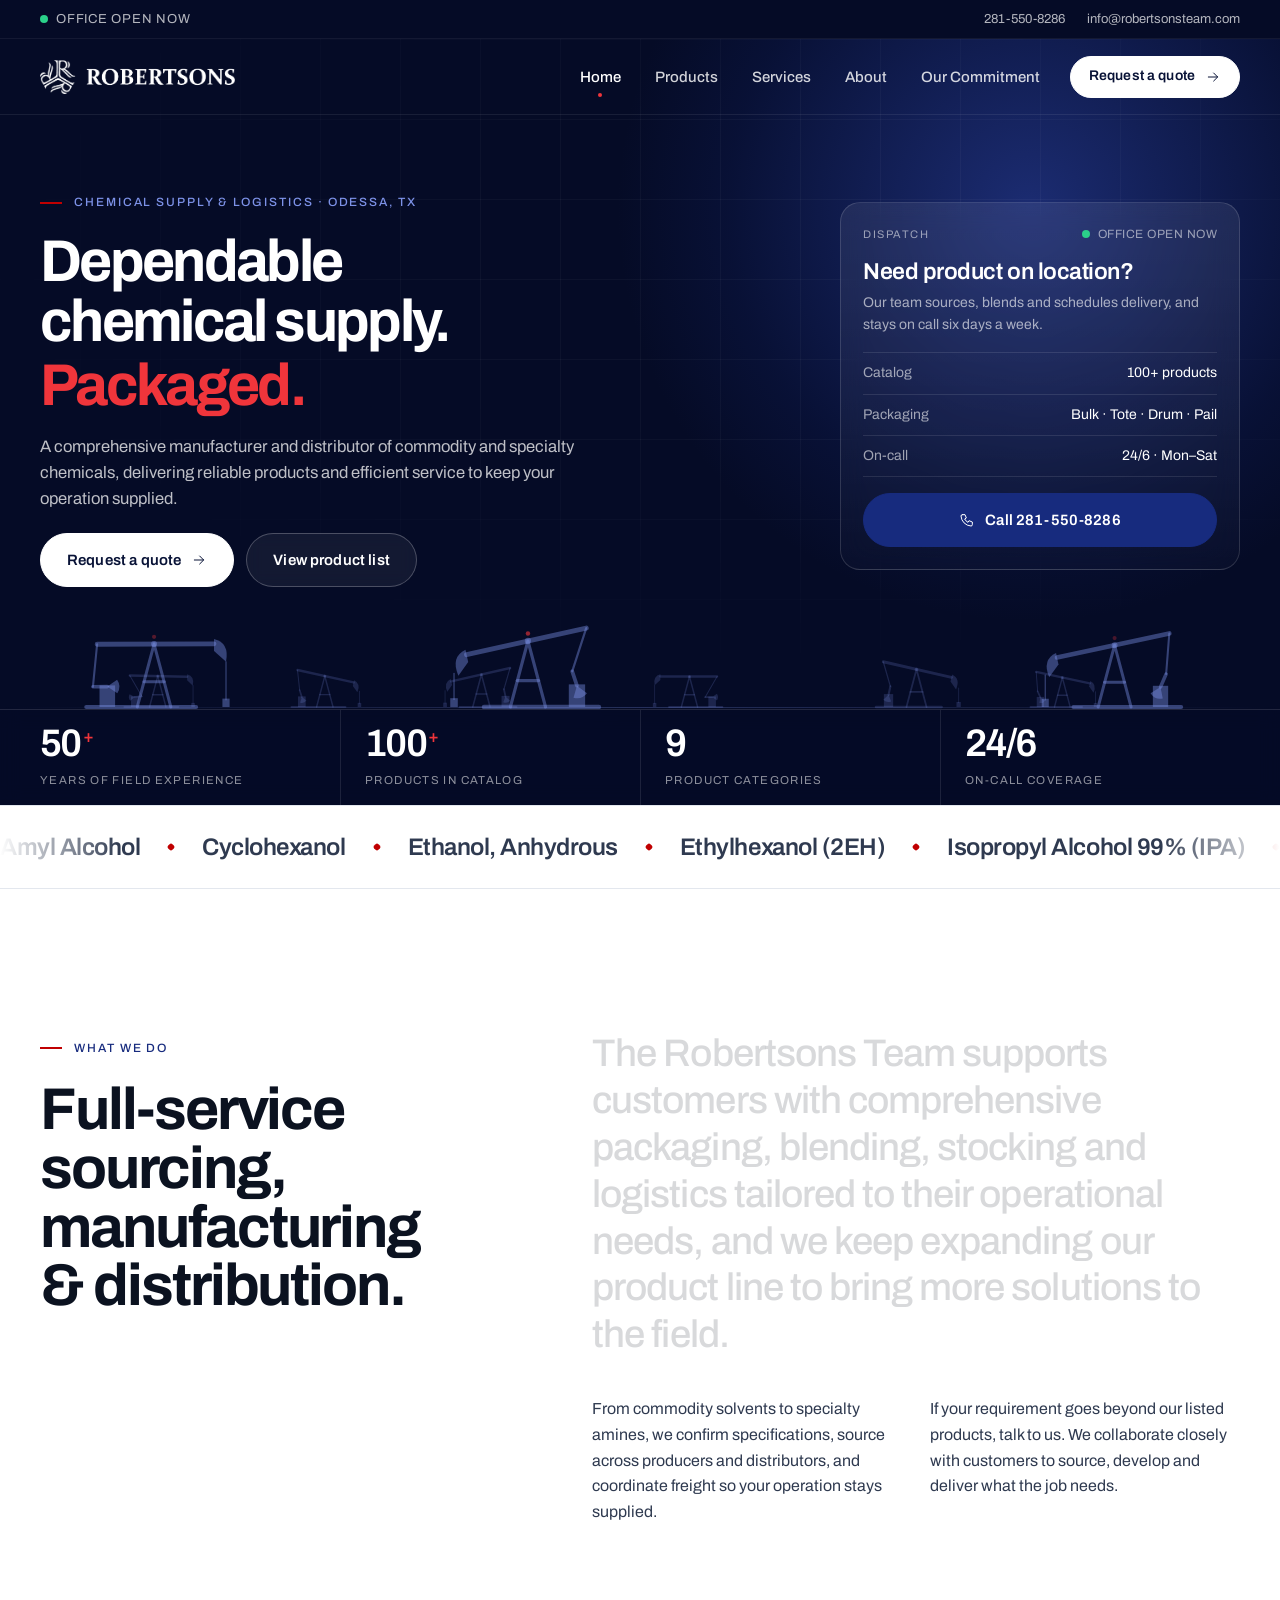
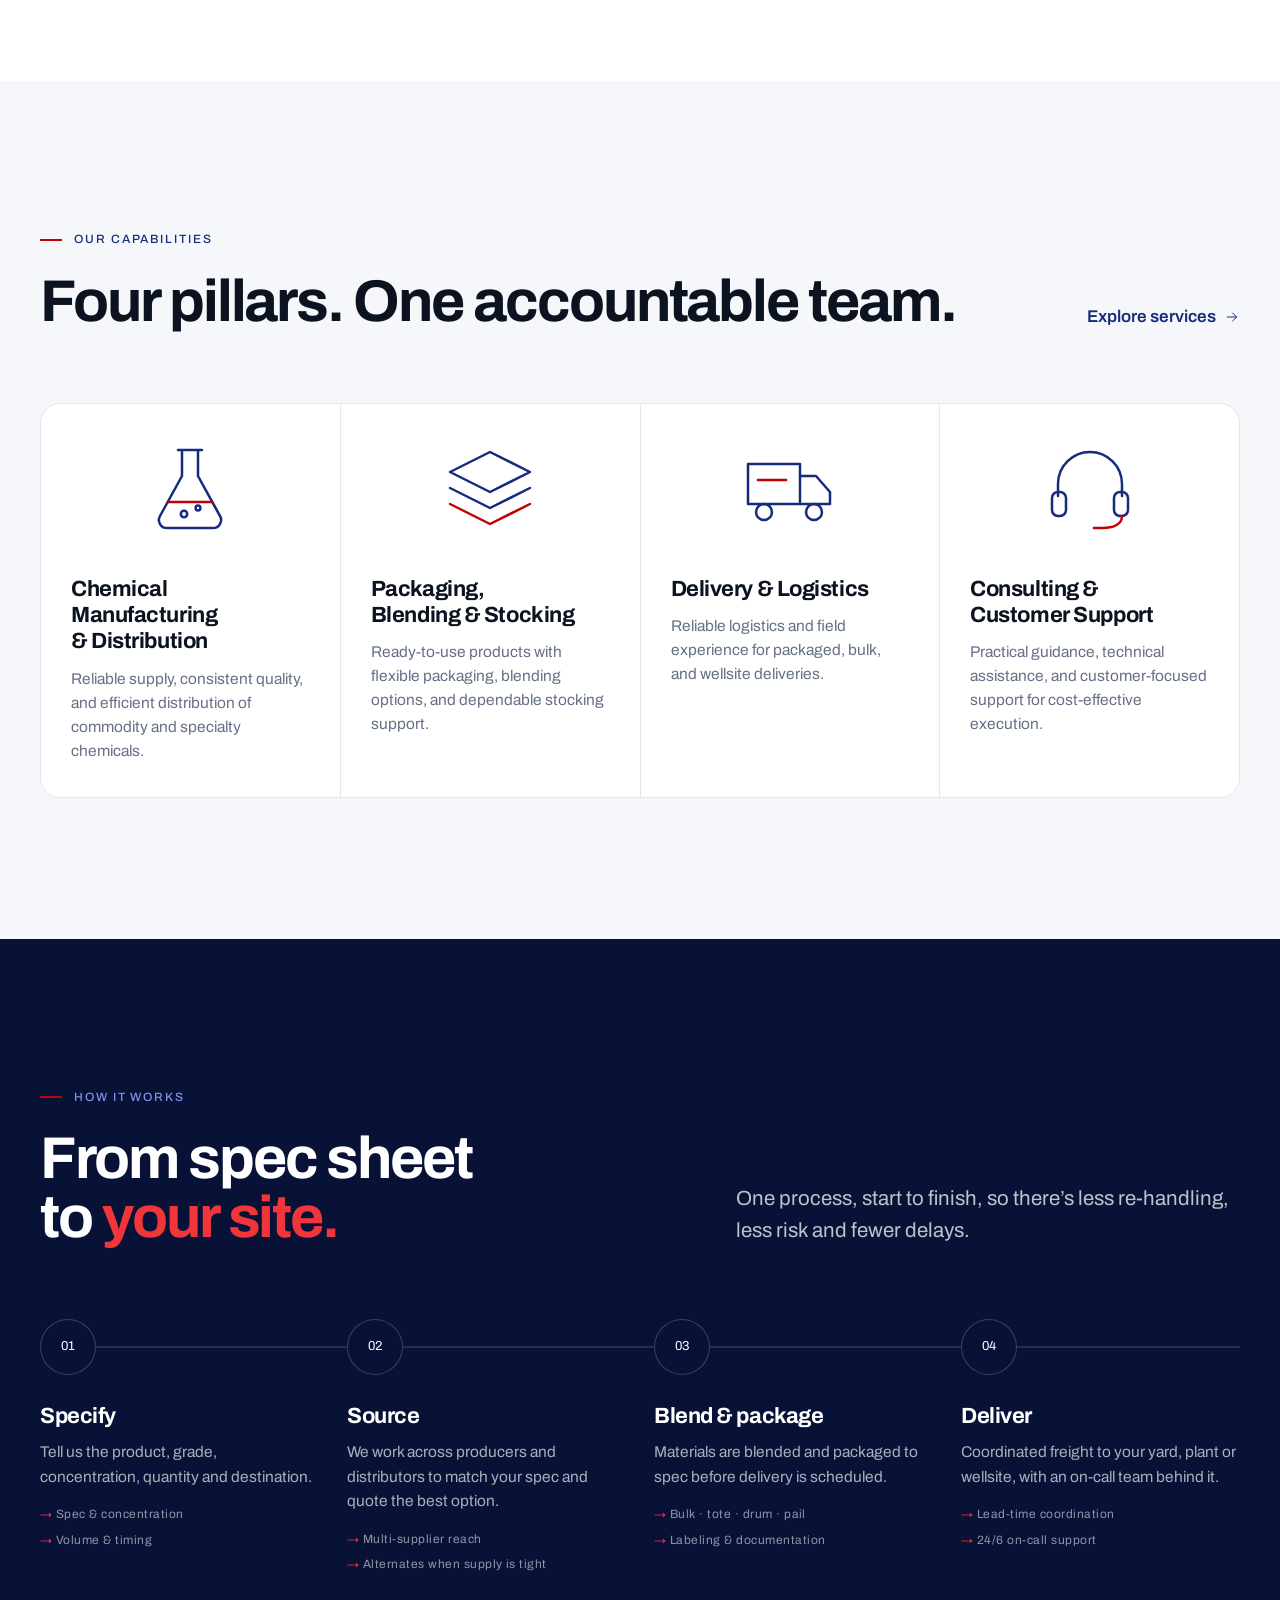
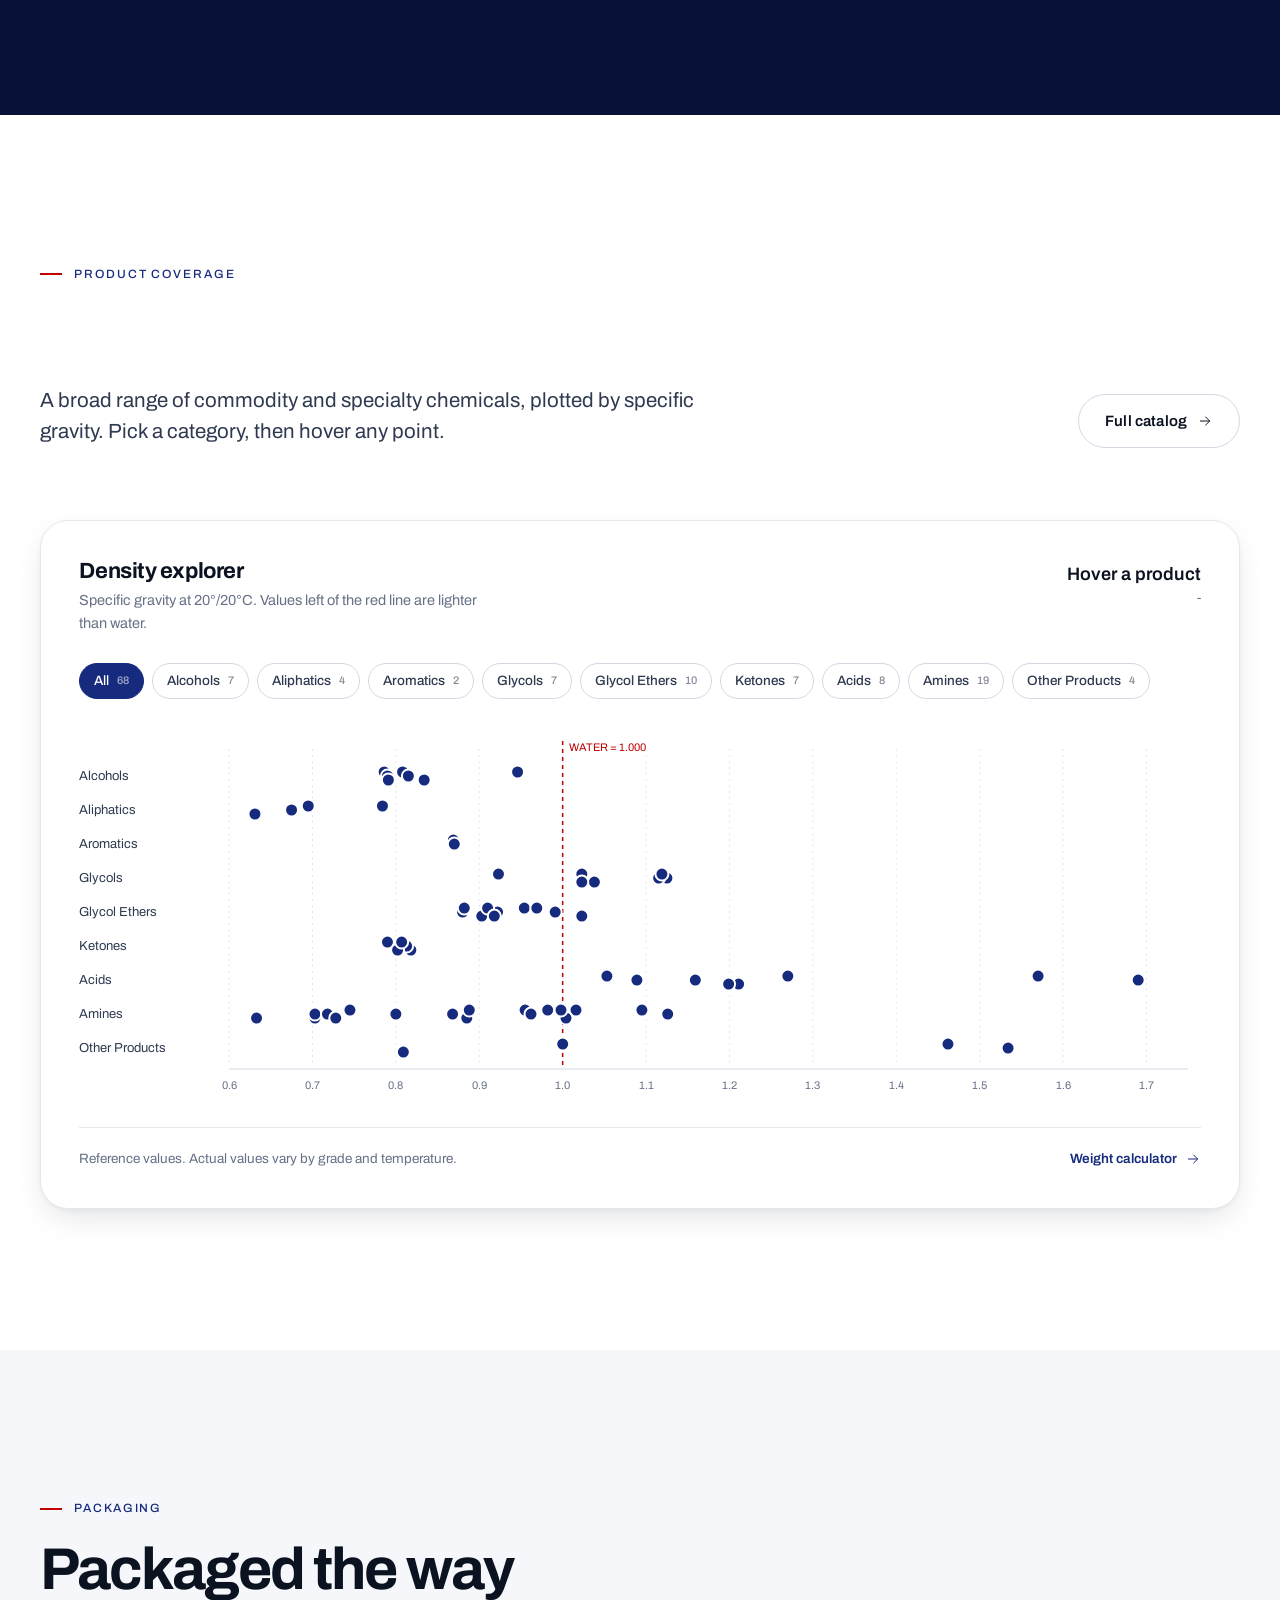
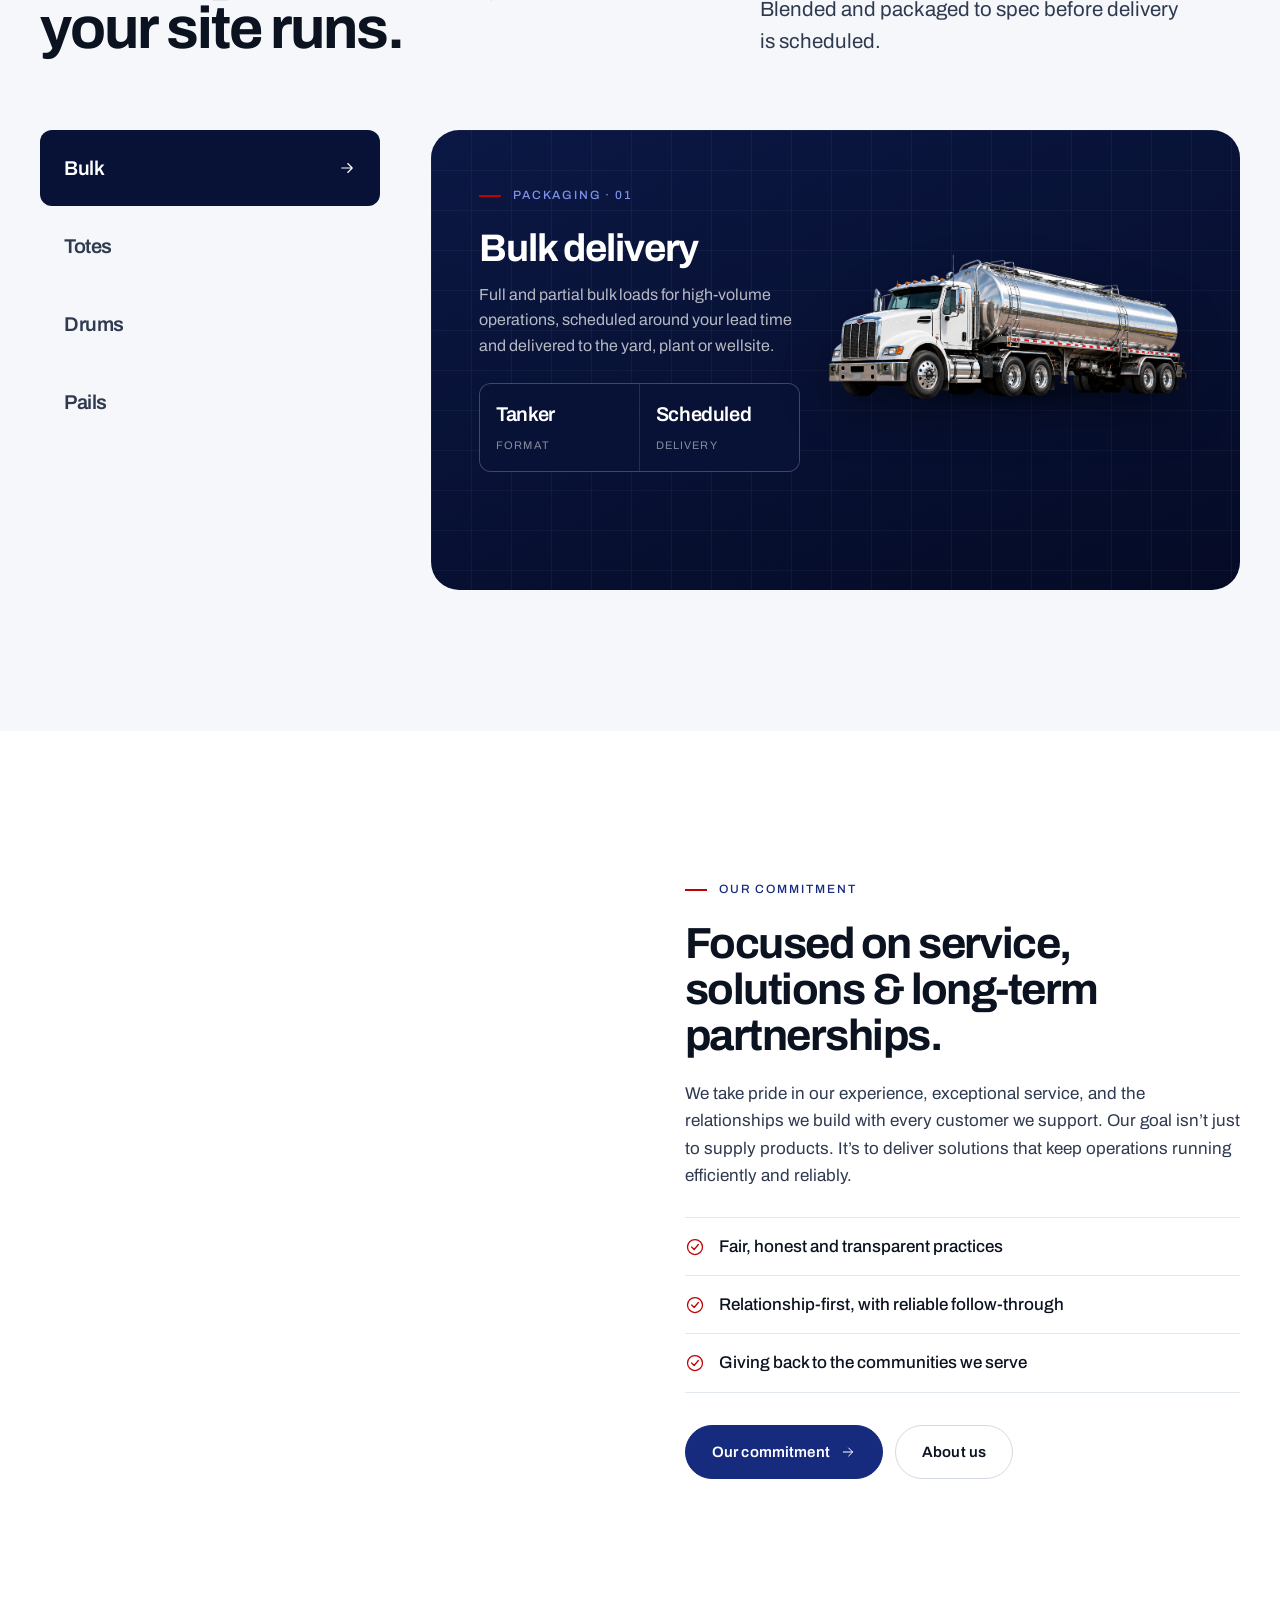
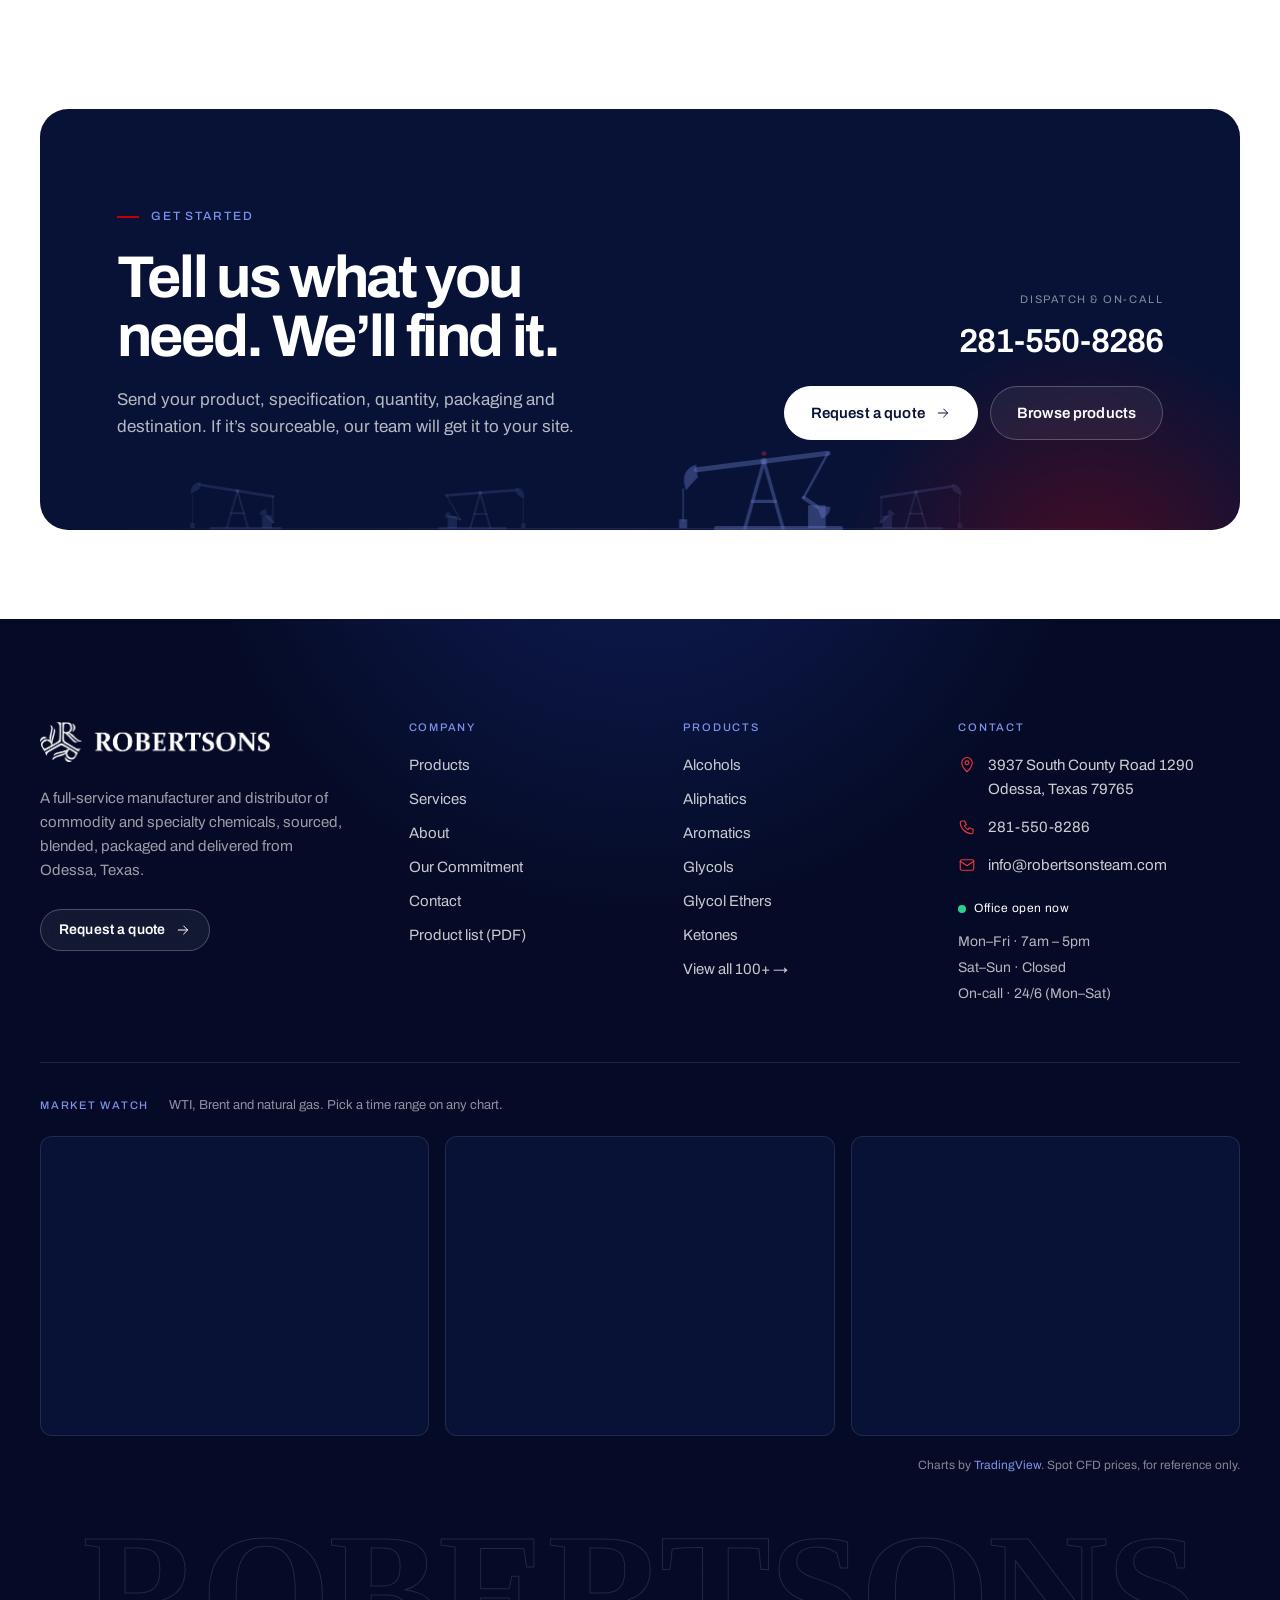
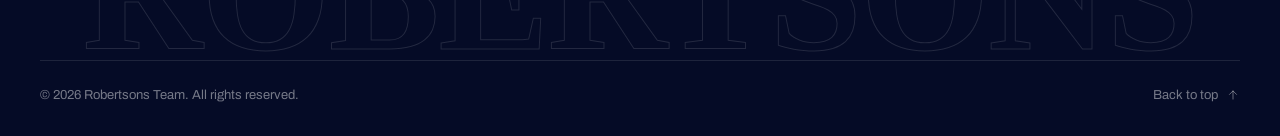
<file: index.html>
<!doctype html>
<html lang="en" class="no-js">
<head>
<meta charset="utf-8">
<meta name="viewport" content="width=device-width, initial-scale=1, viewport-fit=cover">
<title>Robertsons Team | Chemical Supply, Blending & Logistics · Odessa, TX</title>
<meta name="description" content="Dependable commodity and specialty chemical supply for the Permian Basin. Bulk, tote, drum and pail, blended, packaged and delivered by Robertsons Team.">
<meta name="theme-color" content="#050B26">
<meta property="og:title" content="Robertsons Team | Chemical Supply, Blending & Logistics · Odessa, TX"><meta property="og:description" content="Dependable commodity and specialty chemical supply for the Permian Basin. Bulk, tote, drum and pail, blended, packaged and delivered by Robertsons Team."><meta property="og:type" content="website">
<link rel="icon" href="assets/img/logo-mark.png">
<link rel="preconnect" href="https://fonts.googleapis.com"><link rel="preconnect" href="https://fonts.gstatic.com" crossorigin><link href="https://fonts.googleapis.com/css2?family=Archivo:wdth,wght@62..125,300..800&family=Tinos:wght@700&display=swap" rel="stylesheet">
<link rel="stylesheet" href="assets/css/site.css?v=20261110">
<script>document.documentElement.className="js";setTimeout(function(){document.documentElement.classList.add("is-ready")},2500);</script>
</head><body>
<a class="skip" href="#main">Skip to content</a>
<div class="progress" aria-hidden="true"></div>
<div class="veil" aria-hidden="true"></div>
<div class="utility"><div class="wrap">
  <div class="u-left"><span class="status" data-status><span class="dot"></span><span class="st-text">On-call 24/6 · Mon–Sat</span></span></div>
  <div class="u-right"><a href="tel:+12815508286">281-550-8286</a><a class="hide-sm" href="mailto:info@robertsonsteam.com">info@robertsonsteam.com</a></div>
</div></div>
<header class="header"><div class="wrap">
  <a class="brand" href="index.html" aria-label="Robertsons Team home">
    <img class="logo-white" src="assets/img/logo-white-h.png" alt="Robertsons" width="194" height="34">
    <img class="logo-color" src="assets/img/logo-h.png" alt="" width="194" height="34">
  </a>
  <nav class="nav" aria-label="Main"><a class="nl" href="index.html" aria-current="page">Home</a><a class="nl" href="products.html">Products</a><a class="nl" href="services.html">Services</a><a class="nl" href="about.html">About</a><a class="nl" href="commitment.html">Our Commitment</a><a class="btn sm" href="contact.html">Request a quote <svg viewBox="0 0 24 24" class="ico arr" aria-hidden="true"><path d="M5 12h14M13 6l6 6-6 6"/></svg></a></nav>
  <button class="burger" type="button" aria-label="Menu" aria-expanded="false" aria-controls="mmenu"><span></span><span></span></button>
</div></header>
<div class="mmenu" id="mmenu" aria-hidden="true">
  <nav aria-label="Mobile"><a href="index.html" style="--i:0"><small>01</small>Home</a><a href="products.html" style="--i:1"><small>02</small>Products</a><a href="services.html" style="--i:2"><small>03</small>Services</a><a href="about.html" style="--i:3"><small>04</small>About</a><a href="commitment.html" style="--i:4"><small>05</small>Our Commitment</a><a href="contact.html" style="--i:5"><small>06</small>Contact</a></nav>
  <div class="m-foot"><span>Call or text dispatch</span><a href="tel:+12815508286">281-550-8286</a><a href="mailto:info@robertsonsteam.com" style="font-size:15px">info@robertsonsteam.com</a></div>
</div>
<main id="main">
<section class="hero">
  <canvas class="pumpjacks" aria-hidden="true"></canvas>
  <div class="wrap hero-inner">
    <div class="hero-grid">
      <div>
        <span class="eyebrow fade-in" style="--d:.05s">Chemical supply &amp; logistics · Odessa, TX</span>
        <h1 class="display"><span class="line"><span style="--i:0">Dependable</span></span><span class="line"><span style="--i:1">chemical supply.</span></span><span class="line"><span style="--i:2"><span class="rotator" aria-hidden="true"><span class="accent">Bulk.</span><span class="accent">Packaged.</span><span class="accent">Blended.</span><span class="accent">Delivered.</span></span><span class="sr-only">Bulk, packaged, blended, delivered.</span></span></span></h1>
        <p class="lead fade-in" style="--d:.6s">A comprehensive manufacturer and distributor of commodity and specialty chemicals, delivering reliable products and efficient service to keep your operation supplied.</p>
        <div class="btn-row fade-in" style="--d:.75s"><a class="btn light" href="contact.html">Request a quote <svg viewBox="0 0 24 24" class="ico arr" aria-hidden="true"><path d="M5 12h14M13 6l6 6-6 6"/></svg></a><a class="btn glass" href="products.html">View product list</a></div>
      </div>
      <aside class="hero-card fade-in" style="--d:.95s" aria-label="Dispatch status">
        <div class="hc-top"><span>Dispatch</span><span class="status" data-status><span class="dot"></span><span class="st-text">Checking…</span></span></div>
        <div class="hc-big">Need product on location?</div>
        <div class="hc-sub">Our team sources, blends and schedules delivery, and stays on call six days a week.</div>
        <div class="hc-rows">
          <div><span>Catalog</span><span>100+ products</span></div>
          <div><span>Packaging</span><span>Bulk · Tote · Drum · Pail</span></div>
          <div><span>On-call</span><span>24/6 · Mon–Sat</span></div>
        </div>
        <a class="btn" href="tel:+12815508286"><svg viewBox="0 0 24 24" class="ico arr" aria-hidden="true"><path d="M5 4h4l2 5-2.5 1.5a11 11 0 0 0 5 5L15 13l5 2v4a2 2 0 0 1-2 2A16 16 0 0 1 3 6a2 2 0 0 1 2-2"/></svg> Call 281-550-8286</a>
      </aside>
    </div>
  </div>
  <div class="hero-stats"><div class="wrap">
    <div class="stat fade-in" style="--d:1.05s"><div class="num"><span data-count="50">0</span><sup>+</sup></div><div class="lbl">Years of field experience</div></div>
    <div class="stat fade-in" style="--d:1.12s"><div class="num"><span data-count="100">0</span><sup>+</sup></div><div class="lbl">Products in catalog</div></div>
    <div class="stat fade-in" style="--d:1.19s"><div class="num"><span data-count="9">0</span></div><div class="lbl">Product categories</div></div>
    <div class="stat fade-in" style="--d:1.26s"><div class="num">24/6</div><div class="lbl">On-call coverage</div></div>
  </div></div>
</section>

<div class="marquee" aria-hidden="true"><div class="marquee-track"><span>Amyl Alcohol</span><span>Cyclohexanol</span><span>Ethanol, Anhydrous</span><span>Ethylhexanol (2EH)</span><span>Isopropyl Alcohol 99% (IPA)</span><span>Methanol</span><span>Methyl Amyl Alcohol</span><span>Heptane</span><span>Hexane</span><span>Pentane</span><span>Solvent 142</span><span>Toluene</span><span>Xylene</span><span>Diethylene Glycol</span><span>Dipropylene Glycol</span><span>Ethylene Glycol</span><span>Hexylene Glycol</span><span>Propylene Glycol</span><span>Triethylene Glycol</span><span>Tripropylene Glycol</span><span>Glycol Ether DB</span><span>Glycol Ether DE</span><span>Glycol Ether DM</span><span>Glycol Ether DP</span><span>Glycol Ether DPP</span><span>Glycol Ether EB</span><span>Glycol Ether EP</span><span>Glycol Ether PB</span><span>Glycol Ether PM</span><span>Glycol Ether PP</span><span>Acetone</span><span>Diisobutyl Ketone</span><span>Methyl Amyl Ketone</span><span>Methyl Ethyl Ketone (MEK)</span><span>Methyl Isobutyl Ketone (MIBK)</span><span>Methyl Isoamyl Ketone</span><span>Methyl Propyl Ketone</span><span>Acetic Acid Glacial 99.8%</span><span>Boric Acid 99.8%</span><span>Formic Acid 90%</span><span>Glycolic Acid 70%</span><span>Hydrochloric Acid 31.5%</span><span>Lactic Acid 88%</span><span>Phosphoric Acid 75%</span><span>Phosphoric Acid 85%</span><span>Butyl Amine</span><span>Cyclohexylamine</span><span>Dibutyl Amine</span><span>Diethanolamine</span><span>Diethyl Amine</span><span>Diethylethanolamine</span><span>Diethylene Triamine</span><span>Diisopropyl Amine</span><span>Diisopropanolamine</span><span>Dimethylethanolamine</span><span>Ethyl Amine (70%)</span><span>Isopropyl Amine</span><span>Monoethanolamine</span><span>Monoisopropanolamine</span><span>Morpholine</span><span>Tetraethylene Pentamine</span><span>Triethanolamine, 99%</span><span>Triethyl Amine</span><span>Triethylene Tetramine</span><span>Caustic Potash Liquid</span><span>Caustic Soda Liquid</span><span>Mineral Oil</span><span>Amyl Alcohol</span><span>Cyclohexanol</span><span>Ethanol, Anhydrous</span><span>Ethylhexanol (2EH)</span><span>Isopropyl Alcohol 99% (IPA)</span><span>Methanol</span><span>Methyl Amyl Alcohol</span><span>Heptane</span><span>Hexane</span><span>Pentane</span><span>Solvent 142</span><span>Toluene</span><span>Xylene</span><span>Diethylene Glycol</span><span>Dipropylene Glycol</span><span>Ethylene Glycol</span><span>Hexylene Glycol</span><span>Propylene Glycol</span><span>Triethylene Glycol</span><span>Tripropylene Glycol</span><span>Glycol Ether DB</span><span>Glycol Ether DE</span><span>Glycol Ether DM</span><span>Glycol Ether DP</span><span>Glycol Ether DPP</span><span>Glycol Ether EB</span><span>Glycol Ether EP</span><span>Glycol Ether PB</span><span>Glycol Ether PM</span><span>Glycol Ether PP</span><span>Acetone</span><span>Diisobutyl Ketone</span><span>Methyl Amyl Ketone</span><span>Methyl Ethyl Ketone (MEK)</span><span>Methyl Isobutyl Ketone (MIBK)</span><span>Methyl Isoamyl Ketone</span><span>Methyl Propyl Ketone</span><span>Acetic Acid Glacial 99.8%</span><span>Boric Acid 99.8%</span><span>Formic Acid 90%</span><span>Glycolic Acid 70%</span><span>Hydrochloric Acid 31.5%</span><span>Lactic Acid 88%</span><span>Phosphoric Acid 75%</span><span>Phosphoric Acid 85%</span><span>Butyl Amine</span><span>Cyclohexylamine</span><span>Dibutyl Amine</span><span>Diethanolamine</span><span>Diethyl Amine</span><span>Diethylethanolamine</span><span>Diethylene Triamine</span><span>Diisopropyl Amine</span><span>Diisopropanolamine</span><span>Dimethylethanolamine</span><span>Ethyl Amine (70%)</span><span>Isopropyl Amine</span><span>Monoethanolamine</span><span>Monoisopropanolamine</span><span>Morpholine</span><span>Tetraethylene Pentamine</span><span>Triethanolamine, 99%</span><span>Triethyl Amine</span><span>Triethylene Tetramine</span><span>Caustic Potash Liquid</span><span>Caustic Soda Liquid</span><span>Mineral Oil</span></div></div>

<section class="section"><div class="wrap">
  <div class="intro">
    <div><span class="eyebrow" data-reveal>What we do</span><h2 class="h2" data-reveal style="--i:1">Full-service sourcing, manufacturing &amp; distribution.</h2></div>
    <div>
      <p class="big scrub">The Robertsons Team supports customers with comprehensive <em>packaging, blending, stocking and logistics</em> tailored to their operational needs, and we keep expanding our product line to bring more solutions to the field.</p>
      <div class="sub" data-reveal>
        <p>From commodity solvents to specialty amines, we confirm specifications, source across producers and distributors, and coordinate freight so your operation stays supplied.</p>
        <p>If your requirement goes beyond our listed products, talk to us. We collaborate closely with customers to source, develop and deliver what the job needs.</p>
      </div>
    </div>
  </div>
</div></section>

<section class="section bg-paper"><div class="wrap">
  <div class="section-head"><div><span class="eyebrow" data-reveal>Our capabilities</span><h2 class="h2" data-reveal style="--i:1">Four pillars. One accountable team.</h2></div>
    <a class="link-arrow" href="services.html" data-reveal>Explore services <svg viewBox="0 0 24 24" class="ico" aria-hidden="true"><path d="M5 12h14M13 6l6 6-6 6"/></svg></a></div>
  <div class="pillars"><article class="pillar" data-reveal style="--i:0"><svg viewBox="0 0 48 48" class="ico p-ico" aria-hidden="true"><path d="M18 5h12M20 5v13L9 38a4 4 0 0 0 3.5 6h23a4 4 0 0 0 3.5-6L28 18V5"/><path class="r" d="M13 31h22"/><circle cx="21" cy="37" r="1.6"/><circle cx="28" cy="34" r="1.2"/></svg><h3>Chemical Manufacturing &amp; Distribution</h3><p>Reliable supply, consistent quality, and efficient distribution of commodity and specialty chemicals.</p></article><article class="pillar" data-reveal style="--i:1"><svg viewBox="0 0 48 48" class="ico p-ico" aria-hidden="true"><path d="M24 6 4 16l20 10 20-10z"/><path d="m4 24 20 10 20-10"/><path class="r" d="m4 32 20 10 20-10"/></svg><h3>Packaging, Blending &amp; Stocking</h3><p>Ready-to-use products with flexible packaging, blending options, and dependable stocking support.</p></article><article class="pillar" data-reveal style="--i:2"><svg viewBox="0 0 48 48" class="ico p-ico" aria-hidden="true"><path d="M3 12h26v20H3z"/><path d="M29 18h8l7 8v6H29"/><circle cx="11" cy="36" r="4"/><circle cx="36" cy="36" r="4"/><path class="r" d="M8 20h14"/></svg><h3>Delivery &amp; Logistics</h3><p>Reliable logistics and field experience for packaged, bulk, and wellsite deliveries.</p></article><article class="pillar" data-reveal style="--i:3"><svg viewBox="0 0 48 48" class="ico p-ico" aria-hidden="true"><path d="M8 28v-6a16 16 0 0 1 32 0v6"/><rect x="5" y="26" width="7" height="12" rx="3"/><rect x="36" y="26" width="7" height="12" rx="3"/><path class="r" d="M40 38c0 4-4 6-10 6h-4"/></svg><h3>Consulting &amp; Customer Support</h3><p>Practical guidance, technical assistance, and customer-focused support for cost-effective execution.</p></article></div>
</div></section>

<section class="section bg-navy" style="overflow:hidden"><div class="wrap">
  <div class="section-head"><div><span class="eyebrow" data-reveal>How it works</span><h2 class="h2" data-reveal style="--i:1">From spec sheet to <span class="accent">your site.</span></h2></div>
    <p class="lead" data-reveal style="max-width:42ch">One process, start to finish, so there’s less re-handling, less risk and fewer delays.</p></div>
  <div class="process"><div class="step" data-reveal style="--i:0"><div class="s-dot">01</div><h3>Specify</h3><p>Tell us the product, grade, concentration, quantity and destination.</p><ul><li>Spec &amp; concentration</li><li>Volume &amp; timing</li></ul></div><div class="step" data-reveal style="--i:1"><div class="s-dot">02</div><h3>Source</h3><p>We work across producers and distributors to match your spec and quote the best option.</p><ul><li>Multi-supplier reach</li><li>Alternates when supply is tight</li></ul></div><div class="step" data-reveal style="--i:2"><div class="s-dot">03</div><h3>Blend &amp; package</h3><p>Materials are blended and packaged to spec before delivery is scheduled.</p><ul><li>Bulk · tote · drum · pail</li><li>Labeling &amp; documentation</li></ul></div><div class="step" data-reveal style="--i:3"><div class="s-dot">04</div><h3>Deliver</h3><p>Coordinated freight to your yard, plant or wellsite, with an on-call team behind it.</p><ul><li>Lead-time coordination</li><li>24/6 on-call support</li></ul></div></div>
</div></section>

<section class="section"><div class="wrap">
  <div class="section-head"><div><span class="eyebrow" data-reveal>Product coverage</span><h2 class="h2" data-reveal style="--i:1">100+ products. Every one on the scale.</h2>
    <p class="lead" data-reveal style="--i:2">A broad range of commodity and specialty chemicals, plotted by specific gravity. Pick a category, then hover any point.</p></div>
    <a class="btn ghost" href="products.html" data-reveal>Full catalog <svg viewBox="0 0 24 24" class="ico arr" aria-hidden="true"><path d="M5 12h14M13 6l6 6-6 6"/></svg></a></div>
  <div class="explorer" id="explorer" data-reveal="scale">
    <div class="explorer-top">
      <div><h3>Density explorer</h3><p>Specific gravity at 20°/20°C. Values left of the red line are lighter than water.</p></div>
      <div class="readout" aria-live="polite"><div class="ro-name">Hover a product</div><div class="ro-vals">-</div></div>
    </div>
    <div class="chips" role="group" aria-label="Filter by category"></div>
    <div class="strip-wrap"><div class="tip" role="status"></div></div>
    <div class="explorer-foot"><span>Reference values. Actual values vary by grade and temperature.</span><a class="link-arrow" href="products.html#calculator">Weight calculator <svg viewBox="0 0 24 24" class="ico" aria-hidden="true"><path d="M5 12h14M13 6l6 6-6 6"/></svg></a></div>
  </div>
</div></section>

<section class="section bg-paper"><div class="wrap">
  <div class="section-head"><div><span class="eyebrow" data-reveal>Packaging</span><h2 class="h2" data-reveal style="--i:1">Packaged the way your site runs.</h2></div>
    <p class="lead" data-reveal style="max-width:40ch">Blended and packaged to spec before delivery is scheduled.</p></div>
  <div class="pack" data-tabs><div class="pack-tabs" role="tablist" aria-label="Packaging options" aria-orientation="vertical"><button class="pack-tab" role="tab" id="t-bulk" aria-controls="p-bulk" aria-selected="true" tabindex="0"><span class="pt-t">Bulk</span><svg viewBox="0 0 24 24" class="ico pt-a" aria-hidden="true"><path d="M5 12h14M13 6l6 6-6 6"/></svg></button><button class="pack-tab" role="tab" id="t-tote" aria-controls="p-tote" aria-selected="false" tabindex="-1"><span class="pt-t">Totes</span><svg viewBox="0 0 24 24" class="ico pt-a" aria-hidden="true"><path d="M5 12h14M13 6l6 6-6 6"/></svg></button><button class="pack-tab" role="tab" id="t-drum" aria-controls="p-drum" aria-selected="false" tabindex="-1"><span class="pt-t">Drums</span><svg viewBox="0 0 24 24" class="ico pt-a" aria-hidden="true"><path d="M5 12h14M13 6l6 6-6 6"/></svg></button><button class="pack-tab" role="tab" id="t-pail" aria-controls="p-pail" aria-selected="false" tabindex="-1"><span class="pt-t">Pails</span><svg viewBox="0 0 24 24" class="ico pt-a" aria-hidden="true"><path d="M5 12h14M13 6l6 6-6 6"/></svg></button></div><div class="pack-panels" data-reveal="fade"><div class="pack-panel on" role="tabpanel" id="p-bulk" aria-labelledby="t-bulk"><div><span class="eyebrow">Packaging · 01</span><h3>Bulk delivery</h3><p>Full and partial bulk loads for high-volume operations, scheduled around your lead time and delivered to the yard, plant or wellsite.</p><div class="pack-specs"><div><b>Tanker</b><span>Format</span></div><div><b>Scheduled</b><span>Delivery</span></div></div></div><div class="pp-art pp-photo pp-bulk"><img src="assets/img/bulk1.png" alt="Stainless steel tanker truck for bulk chemical delivery" width="1200" height="800" loading="lazy" decoding="async"></div></div><div class="pack-panel" role="tabpanel" id="p-tote" aria-labelledby="t-tote"><div><span class="eyebrow">Packaging · 02</span><h3>IBC totes</h3><p>Intermediate bulk containers blended and filled to spec, labeled and documented, ready to stage on location.</p><div class="pack-specs"><div><b>275 / 330</b><span>Gallons (standard)</span></div><div><b>Labeled</b><span>&amp; documented</span></div></div></div><div class="pp-art pp-photo pp-tote"><img src="assets/img/tote1.png" alt="IBC tote of chemical product, 275–330 gallon" width="1200" height="800" loading="lazy" decoding="async"></div></div><div class="pack-panel" role="tabpanel" id="p-drum" aria-labelledby="t-drum"><div><span class="eyebrow">Packaging · 03</span><h3>Drums</h3><p>Steel and poly drums for smaller volumes, specialty products and controlled dosing programs.</p><div class="pack-specs"><div><b>55</b><span>Gallons (standard)</span></div><div><b>Stocked</b><span>Ready to ship</span></div></div></div><div class="pp-art pp-photo pp-drum"><img src="assets/img/drum1.png" alt="55-gallon chemical drum" width="1200" height="800" loading="lazy" decoding="async"></div></div><div class="pack-panel" role="tabpanel" id="p-pail" aria-labelledby="t-pail"><div><span class="eyebrow">Packaging · 04</span><h3>Pails</h3><p>Pails for additives, samples, trials and the hard-to-reach jobs where every gallon counts.</p><div class="pack-specs"><div><b>5</b><span>Gallons (standard)</span></div><div><b>Small-lot</b><span>Friendly</span></div></div></div><div class="pp-art pp-photo pp-pail"><img src="assets/img/pail1.png" alt="5-gallon chemical pail" width="1200" height="800" loading="lazy" decoding="async"></div></div></div></div>
</div></section>

<section class="section"><div class="wrap">
  <div class="feature">
    <div class="f-art f-photo" data-wipe><img src="assets/img/ourcom.png" alt="Field crew in hard hats silhouetted against a sunset beside a pump jack" width="1453" height="1082" loading="lazy" decoding="async"><span class="tag">Our commitment</span><span class="tag tag-r">Since day one</span></div>
    <div>
      <span class="eyebrow" data-reveal>Our commitment</span>
      <h2 data-reveal style="--i:1">Focused on service, solutions &amp; <span style="white-space:nowrap">long-term</span> partnerships.</h2>
      <p data-reveal style="--i:2">We take pride in our experience, exceptional service, and the relationships we build with every customer we support. Our goal isn’t just to supply products. It’s to deliver solutions that keep operations running efficiently and reliably.</p>
      <div data-reveal style="--i:3"><ul class="checks"><li><svg viewBox="0 0 24 24" class="ico" aria-hidden="true"><circle cx="12" cy="12" r="9"/><path d="m8 12 3 3 5-6"/></svg>Fair, honest and transparent practices</li><li><svg viewBox="0 0 24 24" class="ico" aria-hidden="true"><circle cx="12" cy="12" r="9"/><path d="m8 12 3 3 5-6"/></svg>Relationship-first, with reliable follow-through</li><li><svg viewBox="0 0 24 24" class="ico" aria-hidden="true"><circle cx="12" cy="12" r="9"/><path d="m8 12 3 3 5-6"/></svg>Giving back to the communities we serve</li></ul></div>
      <div class="btn-row" style="margin-top:32px;--i:4" data-reveal><a class="btn" href="commitment.html">Our commitment <svg viewBox="0 0 24 24" class="ico arr" aria-hidden="true"><path d="M5 12h14M13 6l6 6-6 6"/></svg></a><a class="btn ghost" href="about.html">About us</a></div>
    </div>
  </div>
</div></section>
<section class="section tight"><div class="wrap">
  <div class="cta" data-reveal="scale">
    <canvas class="pumpjacks" data-density=".6" aria-hidden="true"></canvas>
    <div><span class="eyebrow">Get started</span><h2>Tell us what you need. We’ll find it.</h2><p>Send your product, specification, quantity, packaging and destination. If it’s sourceable, our team will get it to your site.</p></div>
    <div><a class="cta-phone" href="tel:+12815508286"><small>Dispatch &amp; on-call</small>281-550-8286</a>
      <div class="btn-row"><a class="btn light" href="contact.html">Request a quote <svg viewBox="0 0 24 24" class="ico arr" aria-hidden="true"><path d="M5 12h14M13 6l6 6-6 6"/></svg></a><a class="btn glass" href="products.html">Browse products</a></div></div>
  </div>
</div></section>
<style>.flow path{stroke-dasharray:4 8 !important;animation:flow 1.6s linear infinite}@keyframes flow{to{stroke-dashoffset:-24}}@media (prefers-reduced-motion:reduce){.flow path{animation:none}}</style></main>
<footer class="footer">
  <div class="wrap">
    <div class="f-top">
      <div class="f-brand">
        <img src="assets/img/logo-white-h.png" alt="Robertsons" width="229" height="40">
        <p>A full-service manufacturer and distributor of commodity and specialty chemicals, sourced, blended, packaged and delivered from Odessa, Texas.</p>
        <a class="btn glass sm" href="contact.html" style="margin-top:12px">Request a quote <svg viewBox="0 0 24 24" class="ico arr" aria-hidden="true"><path d="M5 12h14M13 6l6 6-6 6"/></svg></a>
      </div>
      <div><h4>Company</h4><ul class="f-links">
        <li><a href="products.html">Products</a></li><li><a href="services.html">Services</a></li><li><a href="about.html">About</a></li><li><a href="commitment.html">Our Commitment</a></li><li><a href="contact.html">Contact</a></li>
        <li><a href="assets/docs/RT_Products.pdf" target="_blank" rel="noopener">Product list (PDF)</a></li></ul></div>
      <div><h4>Products</h4><ul class="f-links"><li><a href="products.html#alcohols">Alcohols</a></li><li><a href="products.html#aliphatics">Aliphatics</a></li><li><a href="products.html#aromatics">Aromatics</a></li><li><a href="products.html#glycols">Glycols</a></li><li><a href="products.html#glycol-ethers">Glycol Ethers</a></li><li><a href="products.html#ketones">Ketones</a></li><li><a href="products.html">View all 100+ →</a></li></ul></div>
      <div><h4>Contact</h4>
        <div class="f-contact">
          <div><svg viewBox="0 0 24 24" class="ico" aria-hidden="true"><path d="M12 21s-7-6.2-7-12a7 7 0 0 1 14 0c0 5.8-7 12-7 12z"/><circle cx="12" cy="9" r="2.5"/></svg><span>3937 South County Road 1290<br>Odessa, Texas 79765</span></div>
          <a href="tel:+12815508286"><svg viewBox="0 0 24 24" class="ico" aria-hidden="true"><path d="M5 4h4l2 5-2.5 1.5a11 11 0 0 0 5 5L15 13l5 2v4a2 2 0 0 1-2 2A16 16 0 0 1 3 6a2 2 0 0 1 2-2"/></svg><span>281-550-8286</span></a>
          <a href="mailto:info@robertsonsteam.com"><svg viewBox="0 0 24 24" class="ico" aria-hidden="true"><rect x="3" y="5" width="18" height="14" rx="2"/><path d="m3 7 9 6 9-6"/></svg><span>info@robertsonsteam.com</span></a>
        </div>
        <div class="f-hours">
          <span class="status" data-status><span class="dot"></span><span class="st-text">On-call 24/6</span></span>
          <span>Mon–Fri · 7am – 5pm</span><span>Sat–Sun · Closed</span><span>On-call · 24/6 (Mon–Sat)</span>
        </div>
      </div>
    </div>
    <div class="f-market">
      <div class="f-market-head"><h4>Market watch</h4><p class="mk-note">WTI, Brent and natural gas. Pick a time range on any chart.</p></div>
      <div class="f-charts">
        <div class="f-chart"><div class="tradingview-widget-container"><div class="tradingview-widget-container__widget"></div><script type="text/javascript" src="https://s3.tradingview.com/external-embedding/embed-widget-symbol-overview.js" async>{"symbols": [["WTI Crude", "OANDA:WTICOUSD|1M"]], "chartOnly": false, "width": "100%", "height": "100%", "autosize": true, "locale": "en", "colorTheme": "dark", "isTransparent": false, "backgroundColor": "#081236", "gridLineColor": "rgba(255, 255, 255, 0.06)", "fontColor": "rgba(255, 255, 255, 0.72)", "fontFamily": "Archivo, -apple-system, Segoe UI, sans-serif", "fontSize": "10", "showVolume": false, "showMA": false, "hideDateRanges": false, "hideMarketStatus": false, "hideSymbolLogo": true, "scalePosition": "right", "scaleMode": "Normal", "noTimeScale": false, "valuesTracking": "1", "changeMode": "price-and-percent", "chartType": "area", "lineWidth": 2, "lineType": 0, "lineColor": "#7D92E8", "topColor": "rgba(125, 146, 232, 0.28)", "bottomColor": "rgba(125, 146, 232, 0)", "dateRanges": ["1d|1", "1m|30", "3m|60", "12m|1D", "60m|1W", "all|1M"]}</script></div></div>
        <div class="f-chart"><div class="tradingview-widget-container"><div class="tradingview-widget-container__widget"></div><script type="text/javascript" src="https://s3.tradingview.com/external-embedding/embed-widget-symbol-overview.js" async>{"symbols": [["Brent Crude", "OANDA:BCOUSD|1M"]], "chartOnly": false, "width": "100%", "height": "100%", "autosize": true, "locale": "en", "colorTheme": "dark", "isTransparent": false, "backgroundColor": "#081236", "gridLineColor": "rgba(255, 255, 255, 0.06)", "fontColor": "rgba(255, 255, 255, 0.72)", "fontFamily": "Archivo, -apple-system, Segoe UI, sans-serif", "fontSize": "10", "showVolume": false, "showMA": false, "hideDateRanges": false, "hideMarketStatus": false, "hideSymbolLogo": true, "scalePosition": "right", "scaleMode": "Normal", "noTimeScale": false, "valuesTracking": "1", "changeMode": "price-and-percent", "chartType": "area", "lineWidth": 2, "lineType": 0, "lineColor": "#7D92E8", "topColor": "rgba(125, 146, 232, 0.28)", "bottomColor": "rgba(125, 146, 232, 0)", "dateRanges": ["1d|1", "1m|30", "3m|60", "12m|1D", "60m|1W", "all|1M"]}</script></div></div>
        <div class="f-chart"><div class="tradingview-widget-container"><div class="tradingview-widget-container__widget"></div><script type="text/javascript" src="https://s3.tradingview.com/external-embedding/embed-widget-symbol-overview.js" async>{"symbols": [["Natural Gas", "OANDA:NATGASUSD|1M"]], "chartOnly": false, "width": "100%", "height": "100%", "autosize": true, "locale": "en", "colorTheme": "dark", "isTransparent": false, "backgroundColor": "#081236", "gridLineColor": "rgba(255, 255, 255, 0.06)", "fontColor": "rgba(255, 255, 255, 0.72)", "fontFamily": "Archivo, -apple-system, Segoe UI, sans-serif", "fontSize": "10", "showVolume": false, "showMA": false, "hideDateRanges": false, "hideMarketStatus": false, "hideSymbolLogo": true, "scalePosition": "right", "scaleMode": "Normal", "noTimeScale": false, "valuesTracking": "1", "changeMode": "price-and-percent", "chartType": "area", "lineWidth": 2, "lineType": 0, "lineColor": "#7D92E8", "topColor": "rgba(125, 146, 232, 0.28)", "bottomColor": "rgba(125, 146, 232, 0)", "dateRanges": ["1d|1", "1m|30", "3m|60", "12m|1D", "60m|1W", "all|1M"]}</script></div></div>
      </div>
      <p class="tv-credit">Charts by <a href="https://www.tradingview.com/" rel="noopener nofollow" target="_blank">TradingView</a>. Spot CFD prices, for reference only.</p>
    </div>
    <div class="f-big" aria-hidden="true">ROBERTSONS</div>
    <div class="f-bottom"><span>© <span data-year>2026</span> Robertsons Team. All rights reserved.</span><a class="to-top" href="#main">Back to top <svg viewBox="0 0 24 24" class="ico" aria-hidden="true"><path d="M12 19V5M6 11l6-6 6 6"/></svg></a></div>
  </div>
</footer>
<script src="assets/js/data.js?v=20261027"></script>
<script src="assets/js/site.js?v=20261028b"></script>

</body>
</html>
</file>
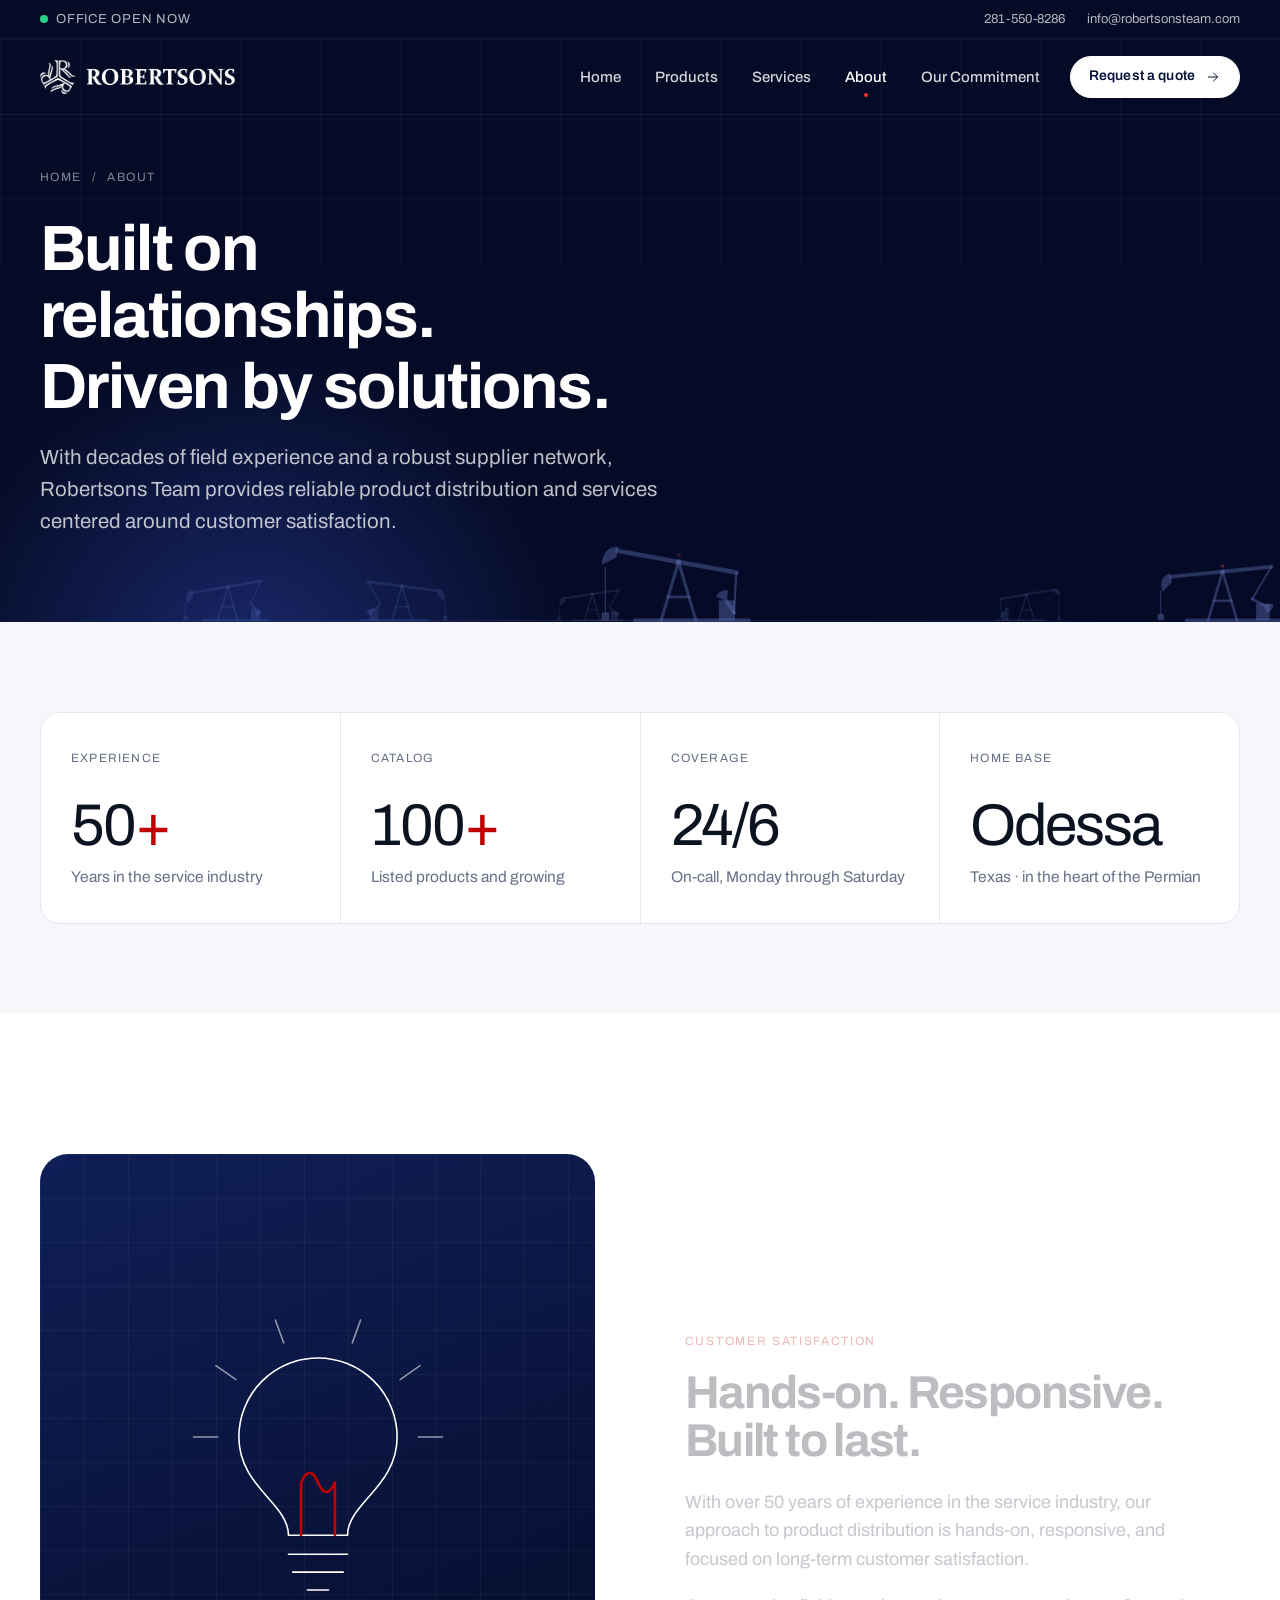
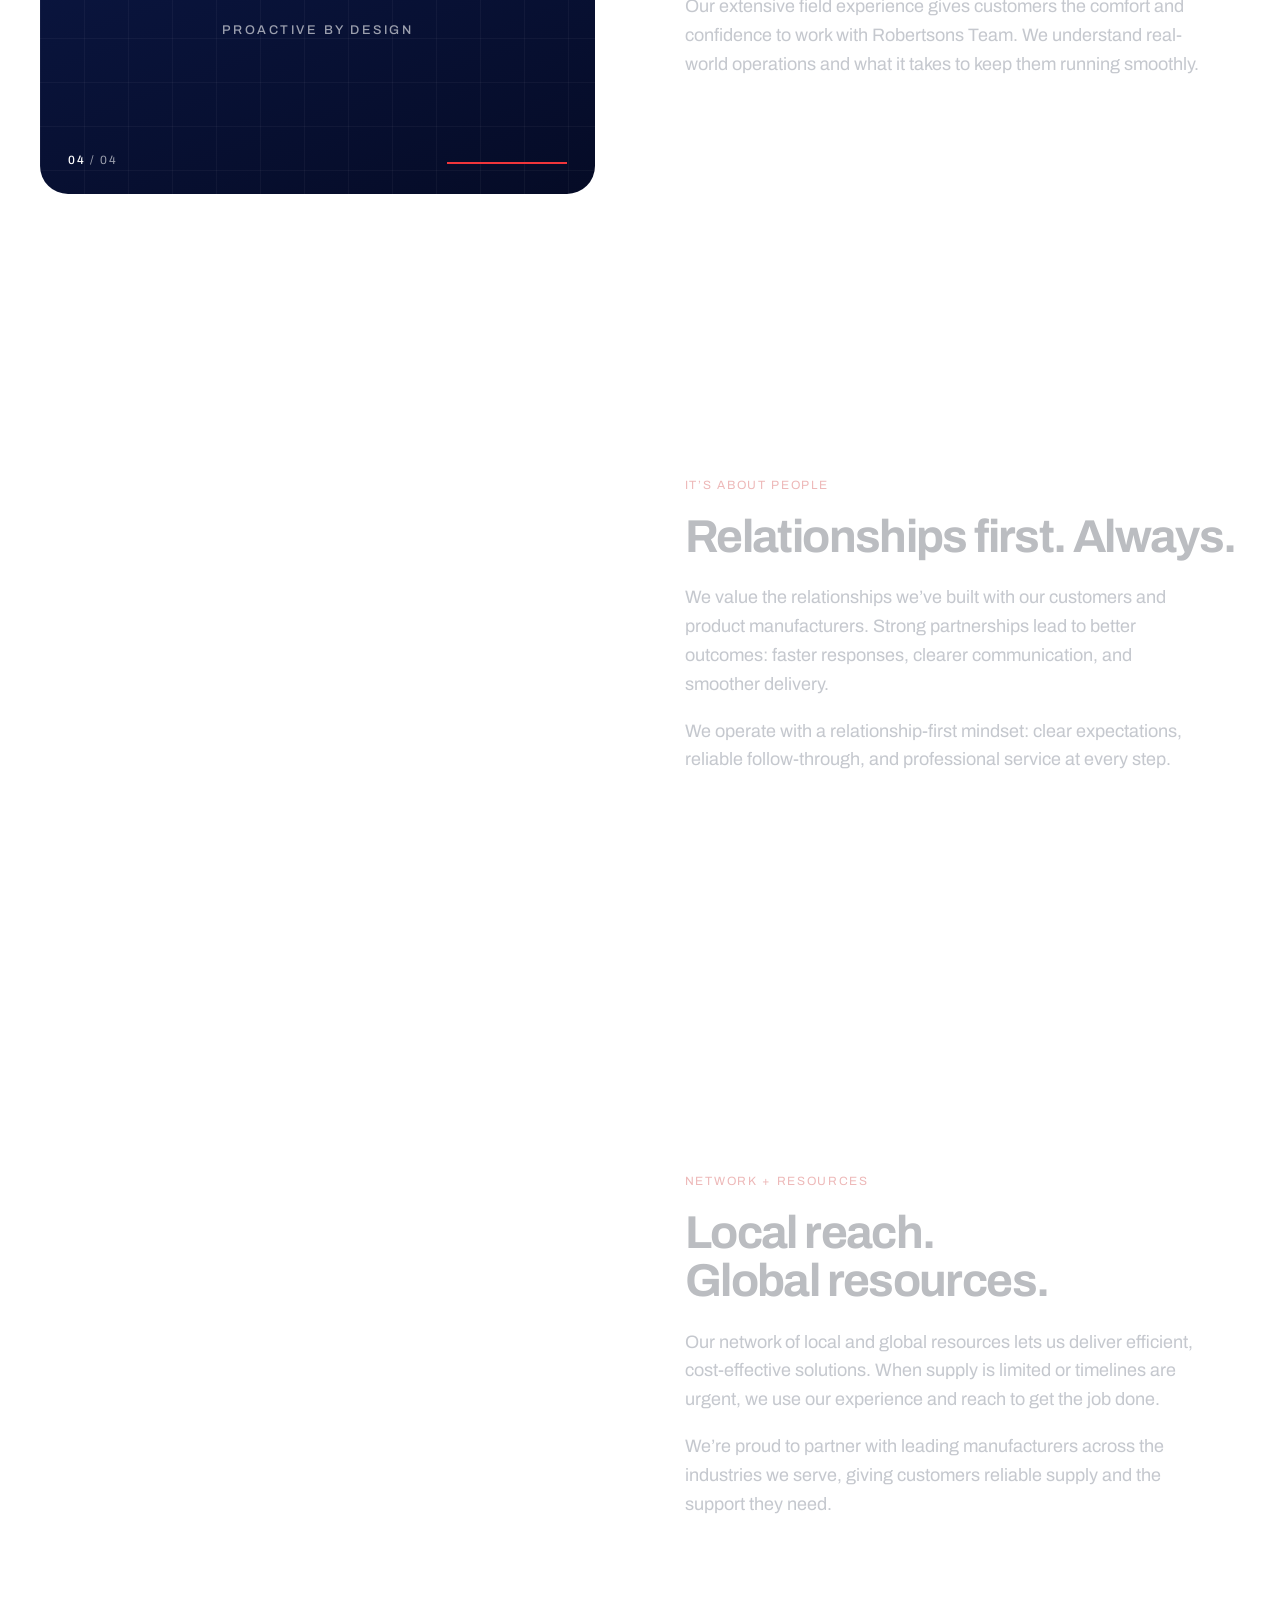
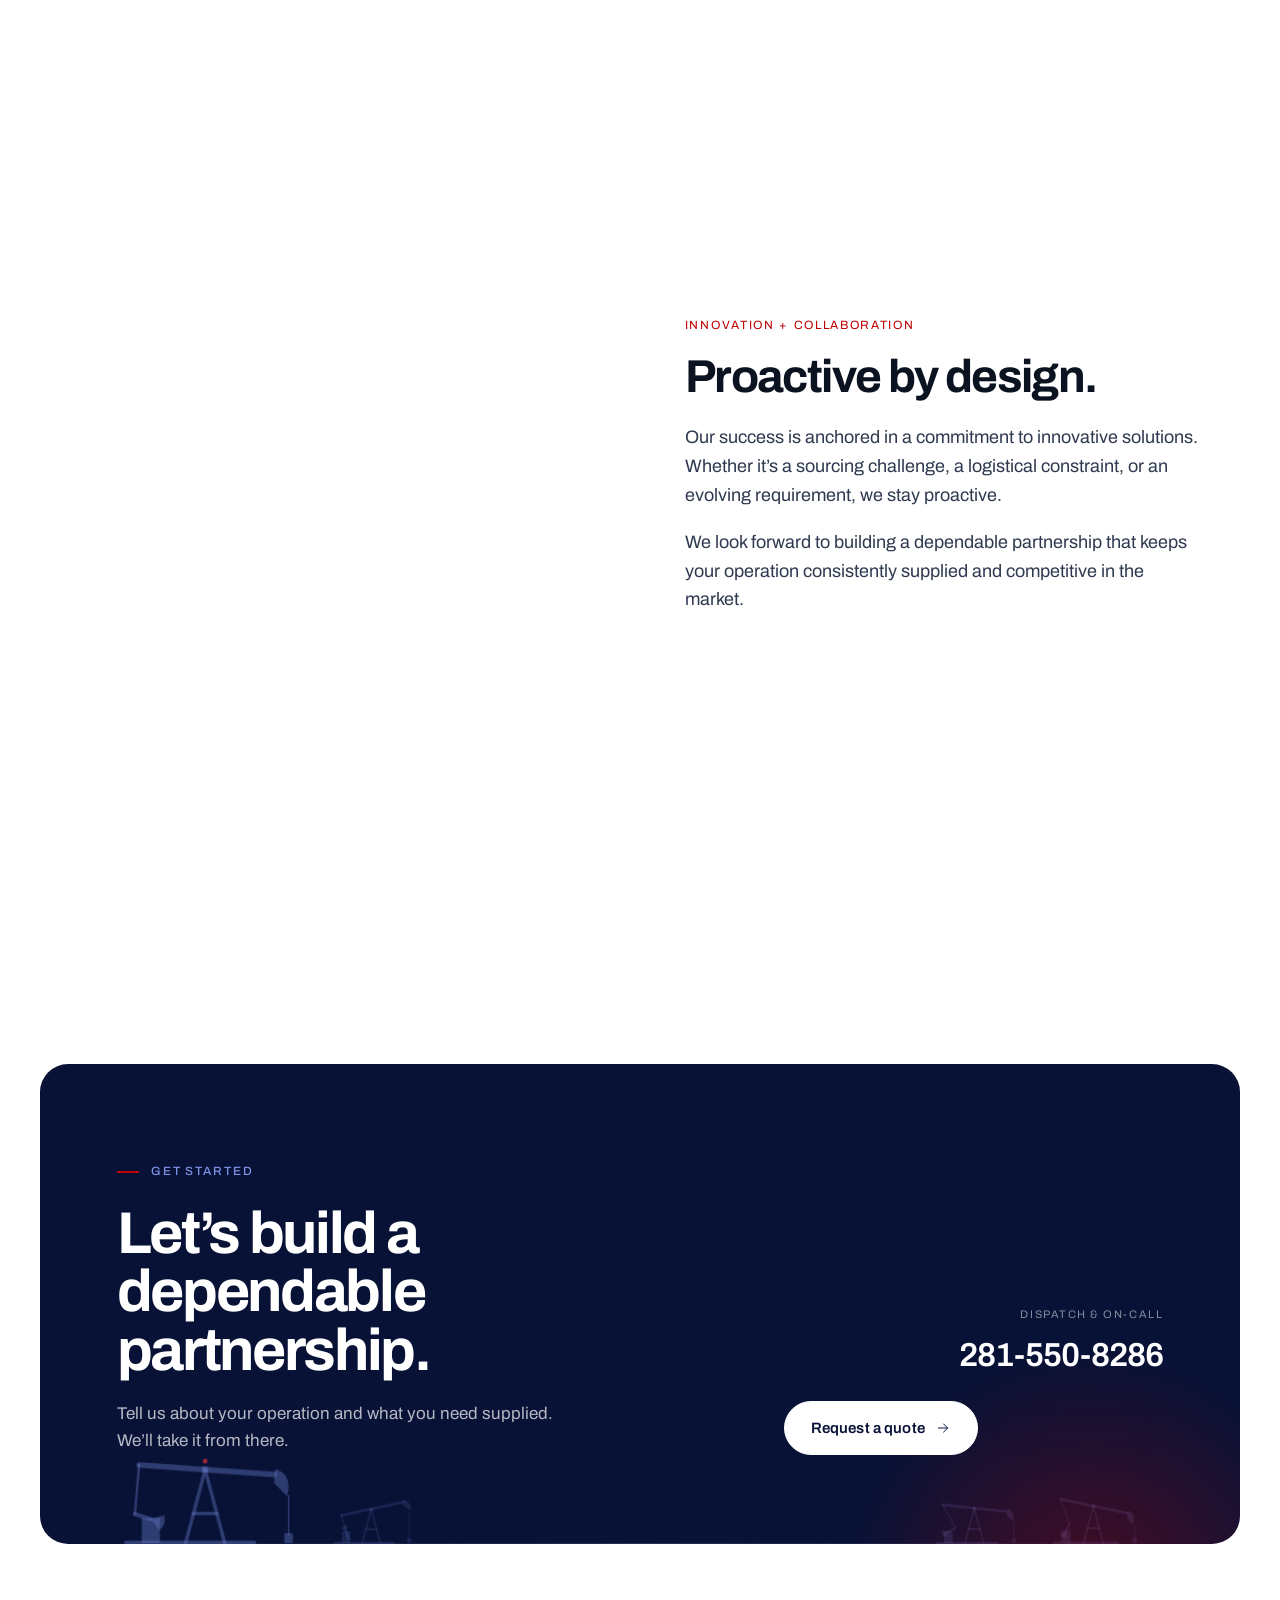
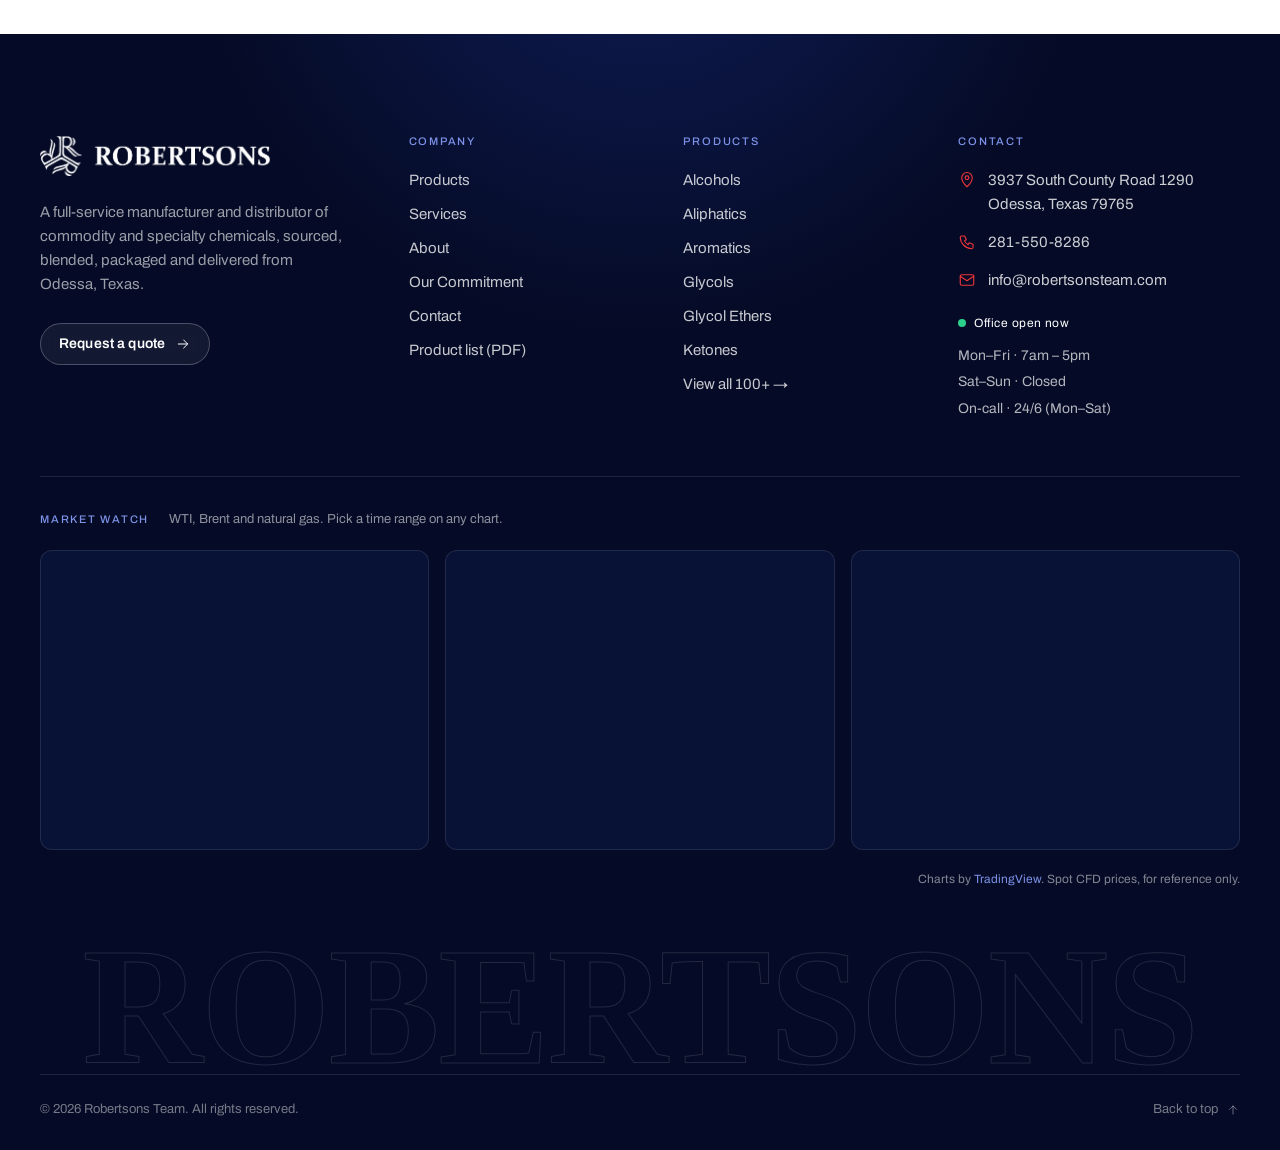
<file: about.html>
<!doctype html>
<html lang="en" class="no-js">
<head>
<meta charset="utf-8">
<meta name="viewport" content="width=device-width, initial-scale=1, viewport-fit=cover">
<title>About | Robertsons Team</title>
<meta name="description" content="Decades of field experience and a robust supplier network. Learn how Robertsons Team delivers reliable chemical supply built on relationships.">
<meta name="theme-color" content="#050B26">
<meta property="og:title" content="About | Robertsons Team"><meta property="og:description" content="Decades of field experience and a robust supplier network. Learn how Robertsons Team delivers reliable chemical supply built on relationships."><meta property="og:type" content="website">
<link rel="icon" href="assets/img/logo-mark.png">
<link rel="preconnect" href="https://fonts.googleapis.com"><link rel="preconnect" href="https://fonts.gstatic.com" crossorigin><link href="https://fonts.googleapis.com/css2?family=Archivo:wdth,wght@62..125,300..800&family=Tinos:wght@700&display=swap" rel="stylesheet">
<link rel="stylesheet" href="assets/css/site.css?v=20261110">
<script>document.documentElement.className="js";setTimeout(function(){document.documentElement.classList.add("is-ready")},2500);</script>
</head><body>
<a class="skip" href="#main">Skip to content</a>
<div class="progress" aria-hidden="true"></div>
<div class="veil" aria-hidden="true"></div>
<div class="utility"><div class="wrap">
  <div class="u-left"><span class="status" data-status><span class="dot"></span><span class="st-text">On-call 24/6 · Mon–Sat</span></span></div>
  <div class="u-right"><a href="tel:+12815508286">281-550-8286</a><a class="hide-sm" href="mailto:info@robertsonsteam.com">info@robertsonsteam.com</a></div>
</div></div>
<header class="header"><div class="wrap">
  <a class="brand" href="index.html" aria-label="Robertsons Team home">
    <img class="logo-white" src="assets/img/logo-white-h.png" alt="Robertsons" width="194" height="34">
    <img class="logo-color" src="assets/img/logo-h.png" alt="" width="194" height="34">
  </a>
  <nav class="nav" aria-label="Main"><a class="nl" href="index.html">Home</a><a class="nl" href="products.html">Products</a><a class="nl" href="services.html">Services</a><a class="nl" href="about.html" aria-current="page">About</a><a class="nl" href="commitment.html">Our Commitment</a><a class="btn sm" href="contact.html">Request a quote <svg viewBox="0 0 24 24" class="ico arr" aria-hidden="true"><path d="M5 12h14M13 6l6 6-6 6"/></svg></a></nav>
  <button class="burger" type="button" aria-label="Menu" aria-expanded="false" aria-controls="mmenu"><span></span><span></span></button>
</div></header>
<div class="mmenu" id="mmenu" aria-hidden="true">
  <nav aria-label="Mobile"><a href="index.html" style="--i:0"><small>01</small>Home</a><a href="products.html" style="--i:1"><small>02</small>Products</a><a href="services.html" style="--i:2"><small>03</small>Services</a><a href="about.html" style="--i:3"><small>04</small>About</a><a href="commitment.html" style="--i:4"><small>05</small>Our Commitment</a><a href="contact.html" style="--i:5"><small>06</small>Contact</a></nav>
  <div class="m-foot"><span>Call or text dispatch</span><a href="tel:+12815508286">281-550-8286</a><a href="mailto:info@robertsonsteam.com" style="font-size:15px">info@robertsonsteam.com</a></div>
</div>
<main id="main"><section class="page-hero">
  <canvas class="pumpjacks" data-density="0.8" aria-hidden="true"></canvas>
  <div class="wrap"><div class="ph-grid">
    <div>
      <div class="crumbs fade-in" style="--d:.1s"><a href="index.html">Home</a><span>/</span><span>About</span></div>
      <h1 class=""><span class="line"><span style="--i:0">Built on relationships.</span></span><span class="line"><span style="--i:1">Driven by solutions.</span></span></h1>
      <p class="lead fade-in" style="--d:.55s">With decades of field experience and a robust supplier network, Robertsons Team provides reliable product distribution and services centered around customer satisfaction.</p>
    </div>
    
  </div></div>
</section>
<section class="section tight bg-paper"><div class="wrap">
  <div class="pillars" style="grid-template-columns:repeat(4,1fr)">
    <div class="pillar" style="min-height:0" data-reveal><span class="p-num">EXPERIENCE</span><div class="h2" style="margin-top:28px"><span data-count="50">0</span><span class="accent">+</span></div><p style="margin-top:10px">Years in the service industry</p></div>
    <div class="pillar" style="min-height:0;--i:1" data-reveal><span class="p-num">CATALOG</span><div class="h2" style="margin-top:28px"><span data-count="100">0</span><span class="accent">+</span></div><p style="margin-top:10px">Listed products and growing</p></div>
    <div class="pillar" style="min-height:0;--i:2" data-reveal><span class="p-num">COVERAGE</span><div class="h2" style="margin-top:28px">24/6</div><p style="margin-top:10px">On-call, Monday through Saturday</p></div>
    <div class="pillar" style="min-height:0;--i:3" data-reveal><span class="p-num">HOME BASE</span><div class="h2" style="margin-top:28px">Odessa</div><p style="margin-top:10px">Texas · in the heart of the Permian</p></div>
  </div>
</div></section>

<section class="section"><div class="wrap">
  <div class="story">
    <div class="story-visual" aria-hidden="true"><div class="sv-frame on"><svg viewBox="0 0 400 400" class="ico draw" aria-hidden="true">
<circle cx="200" cy="200" r="150" opacity=".2"/><circle class="r" cx="200" cy="200" r="150" stroke-width="3" stroke-dasharray="760 1000" transform="rotate(-90 200 200)"/>
<circle cx="200" cy="200" r="120" stroke-dasharray="2 8"/>
<text x="200" y="215" text-anchor="middle" style="font:700 96px var(--f-sans);letter-spacing:-4px;fill:currentColor;stroke:none">50+</text>
<text x="200" y="258" text-anchor="middle" style="font:500 12px var(--f-mono);letter-spacing:.2em;fill:currentColor;stroke:none;opacity:.6">YEARS IN THE FIELD</text></svg></div><div class="sv-frame"><svg viewBox="0 0 400 400" class="ico draw" aria-hidden="true">
<path d="M70 262h260" opacity=".25"/>
<circle cx="145" cy="168" r="28"/><path d="M93 262v-8a52 52 0 0 1 104 0v8"/>
<circle cx="255" cy="168" r="28"/><path d="M203 262v-8a52 52 0 0 1 104 0v8"/>
<circle cx="72" cy="196" r="16" opacity=".35"/><path d="M42 262v-4a30 30 0 0 1 60 0v4" opacity=".35"/>
<circle cx="328" cy="196" r="16" opacity=".35"/><path d="M298 262v-4a30 30 0 0 1 60 0v4" opacity=".35"/>
<path d="M99 60h52a14 14 0 0 1 14 14v22a14 14 0 0 1-14 14h-6l-8 16-6-16h-32a14 14 0 0 1-14-14v-22a14 14 0 0 1 14-14z"/><path d="M101 80h48M101 92h30" opacity=".6"/><path class="r" d="M249 72h52a14 14 0 0 1 14 14v22a14 14 0 0 1-14 14h-32l-6 14-8-14h-6a14 14 0 0 1-14-14v-22a14 14 0 0 1 14-14z" stroke-width="2"/><g fill="var(--red)" stroke="none"><circle cx="259" cy="97" r="3.5"/><circle cx="275" cy="97" r="3.5"/><circle cx="291" cy="97" r="3.5"/></g>
<text x="200" y="312" text-anchor="middle" style="font:500 12px var(--f-mono);letter-spacing:.2em;fill:currentColor;stroke:none;opacity:.6">RELATIONSHIPS FIRST</text></svg></div><div class="sv-frame"><svg viewBox="0 0 400 400" class="ico draw" aria-hidden="true">
<circle cx="200" cy="185" r="100"/><ellipse cx="200" cy="185" rx="42" ry="100" opacity=".45"/><ellipse cx="200" cy="185" rx="78" ry="100" opacity=".25"/>
<path d="M100 185h200M113.4 135h173.2M113.4 235h173.2" opacity=".25"/>
<path class="r" d="M176 206Q202 150 262 138" style="stroke-dasharray:3 6" opacity=".85"/><circle cx="262" cy="138" r="6" fill="var(--navy-900)"/><path class="r" d="M176 206Q179 157 134 138" style="stroke-dasharray:3 6" opacity=".85"/><circle cx="134" cy="138" r="6" fill="var(--navy-900)"/><path class="r" d="M176 206Q230 192 268 232" style="stroke-dasharray:3 6" opacity=".85"/><circle cx="268" cy="232" r="6" fill="var(--navy-900)"/><path class="r" d="M176 206Q138 206 140 244" style="stroke-dasharray:3 6" opacity=".85"/><circle cx="140" cy="244" r="6" fill="var(--navy-900)"/>
<path class="r" d="M176 206c-9-11-15-18-15-27a15 15 0 0 1 30 0c0 9-6 16-15 27z" stroke-width="2.5" fill="var(--navy-900, #13235f)"/><circle class="r" cx="176" cy="179" r="5"/>
<text x="200" y="372" text-anchor="middle" style="font:500 12px var(--f-mono);letter-spacing:.2em;fill:currentColor;stroke:none;opacity:.6">LOCAL REACH · GLOBAL RESOURCES</text></svg></div><div class="sv-frame"><svg viewBox="0 0 400 400" class="ico draw" aria-hidden="true">
<path d="M172 258c0-30-47-46-47-93a75 75 0 0 1 150 0c0 47-47 63-47 93z"/>
<path d="M172 276h56M176 293h48M190 310h20"/>
<path class="r" d="M184 258v-50M216 258v-50M184 208q8-18 16 0t16 0" stroke-width="2.5"/>
<g opacity=".55"><path d="M105.0 165.0L82.0 165.0"/><path d="M122.2 110.5L103.3 97.3"/><path d="M167.5 75.7L159.6 54.1"/><path d="M232.5 75.7L240.4 54.1"/><path d="M277.8 110.5L296.7 97.3"/><path d="M295.0 165.0L318.0 165.0"/></g>
<text x="200" y="352" text-anchor="middle" style="font:500 12px var(--f-mono);letter-spacing:.2em;fill:currentColor;stroke:none;opacity:.6">PROACTIVE BY DESIGN</text></svg></div><div class="sv-count"><b>01</b> / 04</div><div class="sv-bar"><i></i></div></div>
    <div><article class="chapter on"><div class="c-n">CUSTOMER SATISFACTION</div><h2>Hands-on. Responsive. Built to last.</h2><p>With over 50 years of experience in the service industry, our approach to product distribution is hands-on, responsive, and focused on long-term customer satisfaction.</p><p>Our extensive field experience gives customers the comfort and confidence to work with Robertsons Team. We understand real-world operations and what it takes to keep them running smoothly.</p></article><article class="chapter"><div class="c-n">IT’S ABOUT PEOPLE</div><h2>Relationships first. Always.</h2><p>We value the relationships we’ve built with our customers and product manufacturers. Strong partnerships lead to better outcomes: faster responses, clearer communication, and smoother delivery.</p><p>We operate with a relationship-first mindset: clear expectations, reliable follow-through, and professional service at every step.</p></article><article class="chapter"><div class="c-n">NETWORK + RESOURCES</div><h2>Local reach. Global resources.</h2><p>Our network of local and global resources lets us deliver efficient, cost-effective solutions. When supply is limited or timelines are urgent, we use our experience and reach to get the job done.</p><p>We’re proud to partner with leading manufacturers across the industries we serve, giving customers reliable supply and the support they need.</p></article><article class="chapter"><div class="c-n">INNOVATION + COLLABORATION</div><h2>Proactive by design.</h2><p>Our success is anchored in a commitment to innovative solutions. Whether it’s a sourcing challenge, a logistical constraint, or an evolving requirement, we stay proactive.</p><p>We look forward to building a dependable partnership that keeps your operation consistently supplied and competitive in the market.</p></article></div>
  </div>
</div></section>
<section class="section tight"><div class="wrap">
  <div class="cta" data-reveal="scale">
    <canvas class="pumpjacks" data-density=".6" aria-hidden="true"></canvas>
    <div><span class="eyebrow">Get started</span><h2>Let’s build a dependable partnership.</h2><p>Tell us about your operation and what you need supplied. We’ll take it from there.</p></div>
    <div><a class="cta-phone" href="tel:+12815508286"><small>Dispatch &amp; on-call</small>281-550-8286</a>
      <div class="btn-row"><a class="btn light" href="contact.html">Request a quote <svg viewBox="0 0 24 24" class="ico arr" aria-hidden="true"><path d="M5 12h14M13 6l6 6-6 6"/></svg></a><a class="btn glass" href="products.html">Browse products</a></div></div>
  </div>
</div></section>
<style>.flow path{stroke-dasharray:4 8 !important;animation:flow 1.6s linear infinite}@keyframes flow{to{stroke-dashoffset:-24}}@media (prefers-reduced-motion:reduce){.flow path{animation:none}}</style></main>
<footer class="footer">
  <div class="wrap">
    <div class="f-top">
      <div class="f-brand">
        <img src="assets/img/logo-white-h.png" alt="Robertsons" width="229" height="40">
        <p>A full-service manufacturer and distributor of commodity and specialty chemicals, sourced, blended, packaged and delivered from Odessa, Texas.</p>
        <a class="btn glass sm" href="contact.html" style="margin-top:12px">Request a quote <svg viewBox="0 0 24 24" class="ico arr" aria-hidden="true"><path d="M5 12h14M13 6l6 6-6 6"/></svg></a>
      </div>
      <div><h4>Company</h4><ul class="f-links">
        <li><a href="products.html">Products</a></li><li><a href="services.html">Services</a></li><li><a href="about.html">About</a></li><li><a href="commitment.html">Our Commitment</a></li><li><a href="contact.html">Contact</a></li>
        <li><a href="assets/docs/RT_Products.pdf" target="_blank" rel="noopener">Product list (PDF)</a></li></ul></div>
      <div><h4>Products</h4><ul class="f-links"><li><a href="products.html#alcohols">Alcohols</a></li><li><a href="products.html#aliphatics">Aliphatics</a></li><li><a href="products.html#aromatics">Aromatics</a></li><li><a href="products.html#glycols">Glycols</a></li><li><a href="products.html#glycol-ethers">Glycol Ethers</a></li><li><a href="products.html#ketones">Ketones</a></li><li><a href="products.html">View all 100+ →</a></li></ul></div>
      <div><h4>Contact</h4>
        <div class="f-contact">
          <div><svg viewBox="0 0 24 24" class="ico" aria-hidden="true"><path d="M12 21s-7-6.2-7-12a7 7 0 0 1 14 0c0 5.8-7 12-7 12z"/><circle cx="12" cy="9" r="2.5"/></svg><span>3937 South County Road 1290<br>Odessa, Texas 79765</span></div>
          <a href="tel:+12815508286"><svg viewBox="0 0 24 24" class="ico" aria-hidden="true"><path d="M5 4h4l2 5-2.5 1.5a11 11 0 0 0 5 5L15 13l5 2v4a2 2 0 0 1-2 2A16 16 0 0 1 3 6a2 2 0 0 1 2-2"/></svg><span>281-550-8286</span></a>
          <a href="mailto:info@robertsonsteam.com"><svg viewBox="0 0 24 24" class="ico" aria-hidden="true"><rect x="3" y="5" width="18" height="14" rx="2"/><path d="m3 7 9 6 9-6"/></svg><span>info@robertsonsteam.com</span></a>
        </div>
        <div class="f-hours">
          <span class="status" data-status><span class="dot"></span><span class="st-text">On-call 24/6</span></span>
          <span>Mon–Fri · 7am – 5pm</span><span>Sat–Sun · Closed</span><span>On-call · 24/6 (Mon–Sat)</span>
        </div>
      </div>
    </div>
    <div class="f-market">
      <div class="f-market-head"><h4>Market watch</h4><p class="mk-note">WTI, Brent and natural gas. Pick a time range on any chart.</p></div>
      <div class="f-charts">
        <div class="f-chart"><div class="tradingview-widget-container"><div class="tradingview-widget-container__widget"></div><script type="text/javascript" src="https://s3.tradingview.com/external-embedding/embed-widget-symbol-overview.js" async>{"symbols": [["WTI Crude", "OANDA:WTICOUSD|1M"]], "chartOnly": false, "width": "100%", "height": "100%", "autosize": true, "locale": "en", "colorTheme": "dark", "isTransparent": false, "backgroundColor": "#081236", "gridLineColor": "rgba(255, 255, 255, 0.06)", "fontColor": "rgba(255, 255, 255, 0.72)", "fontFamily": "Archivo, -apple-system, Segoe UI, sans-serif", "fontSize": "10", "showVolume": false, "showMA": false, "hideDateRanges": false, "hideMarketStatus": false, "hideSymbolLogo": true, "scalePosition": "right", "scaleMode": "Normal", "noTimeScale": false, "valuesTracking": "1", "changeMode": "price-and-percent", "chartType": "area", "lineWidth": 2, "lineType": 0, "lineColor": "#7D92E8", "topColor": "rgba(125, 146, 232, 0.28)", "bottomColor": "rgba(125, 146, 232, 0)", "dateRanges": ["1d|1", "1m|30", "3m|60", "12m|1D", "60m|1W", "all|1M"]}</script></div></div>
        <div class="f-chart"><div class="tradingview-widget-container"><div class="tradingview-widget-container__widget"></div><script type="text/javascript" src="https://s3.tradingview.com/external-embedding/embed-widget-symbol-overview.js" async>{"symbols": [["Brent Crude", "OANDA:BCOUSD|1M"]], "chartOnly": false, "width": "100%", "height": "100%", "autosize": true, "locale": "en", "colorTheme": "dark", "isTransparent": false, "backgroundColor": "#081236", "gridLineColor": "rgba(255, 255, 255, 0.06)", "fontColor": "rgba(255, 255, 255, 0.72)", "fontFamily": "Archivo, -apple-system, Segoe UI, sans-serif", "fontSize": "10", "showVolume": false, "showMA": false, "hideDateRanges": false, "hideMarketStatus": false, "hideSymbolLogo": true, "scalePosition": "right", "scaleMode": "Normal", "noTimeScale": false, "valuesTracking": "1", "changeMode": "price-and-percent", "chartType": "area", "lineWidth": 2, "lineType": 0, "lineColor": "#7D92E8", "topColor": "rgba(125, 146, 232, 0.28)", "bottomColor": "rgba(125, 146, 232, 0)", "dateRanges": ["1d|1", "1m|30", "3m|60", "12m|1D", "60m|1W", "all|1M"]}</script></div></div>
        <div class="f-chart"><div class="tradingview-widget-container"><div class="tradingview-widget-container__widget"></div><script type="text/javascript" src="https://s3.tradingview.com/external-embedding/embed-widget-symbol-overview.js" async>{"symbols": [["Natural Gas", "OANDA:NATGASUSD|1M"]], "chartOnly": false, "width": "100%", "height": "100%", "autosize": true, "locale": "en", "colorTheme": "dark", "isTransparent": false, "backgroundColor": "#081236", "gridLineColor": "rgba(255, 255, 255, 0.06)", "fontColor": "rgba(255, 255, 255, 0.72)", "fontFamily": "Archivo, -apple-system, Segoe UI, sans-serif", "fontSize": "10", "showVolume": false, "showMA": false, "hideDateRanges": false, "hideMarketStatus": false, "hideSymbolLogo": true, "scalePosition": "right", "scaleMode": "Normal", "noTimeScale": false, "valuesTracking": "1", "changeMode": "price-and-percent", "chartType": "area", "lineWidth": 2, "lineType": 0, "lineColor": "#7D92E8", "topColor": "rgba(125, 146, 232, 0.28)", "bottomColor": "rgba(125, 146, 232, 0)", "dateRanges": ["1d|1", "1m|30", "3m|60", "12m|1D", "60m|1W", "all|1M"]}</script></div></div>
      </div>
      <p class="tv-credit">Charts by <a href="https://www.tradingview.com/" rel="noopener nofollow" target="_blank">TradingView</a>. Spot CFD prices, for reference only.</p>
    </div>
    <div class="f-big" aria-hidden="true">ROBERTSONS</div>
    <div class="f-bottom"><span>© <span data-year>2026</span> Robertsons Team. All rights reserved.</span><a class="to-top" href="#main">Back to top <svg viewBox="0 0 24 24" class="ico" aria-hidden="true"><path d="M12 19V5M6 11l6-6 6 6"/></svg></a></div>
  </div>
</footer>
<script src="assets/js/data.js?v=20261026"></script>
<script src="assets/js/site.js?v=20261028b"></script>

</body>
</html>
</file>
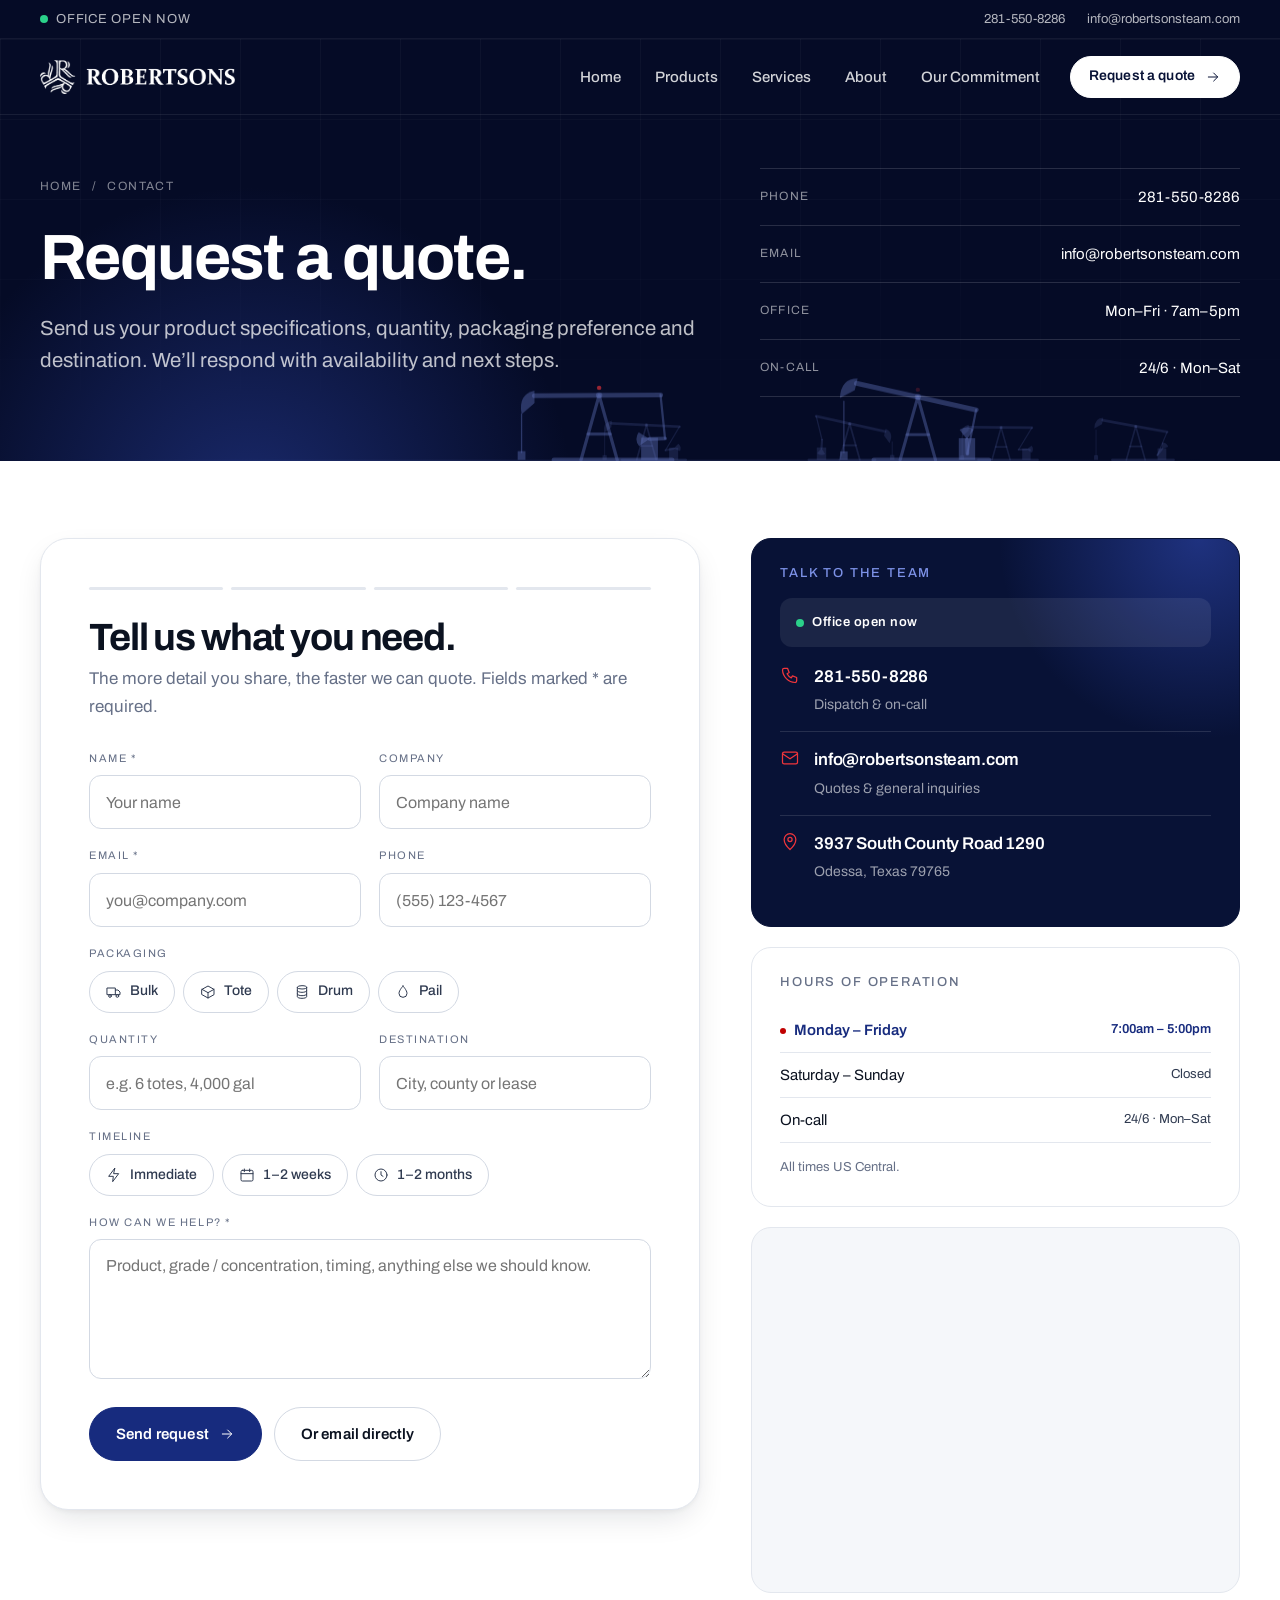
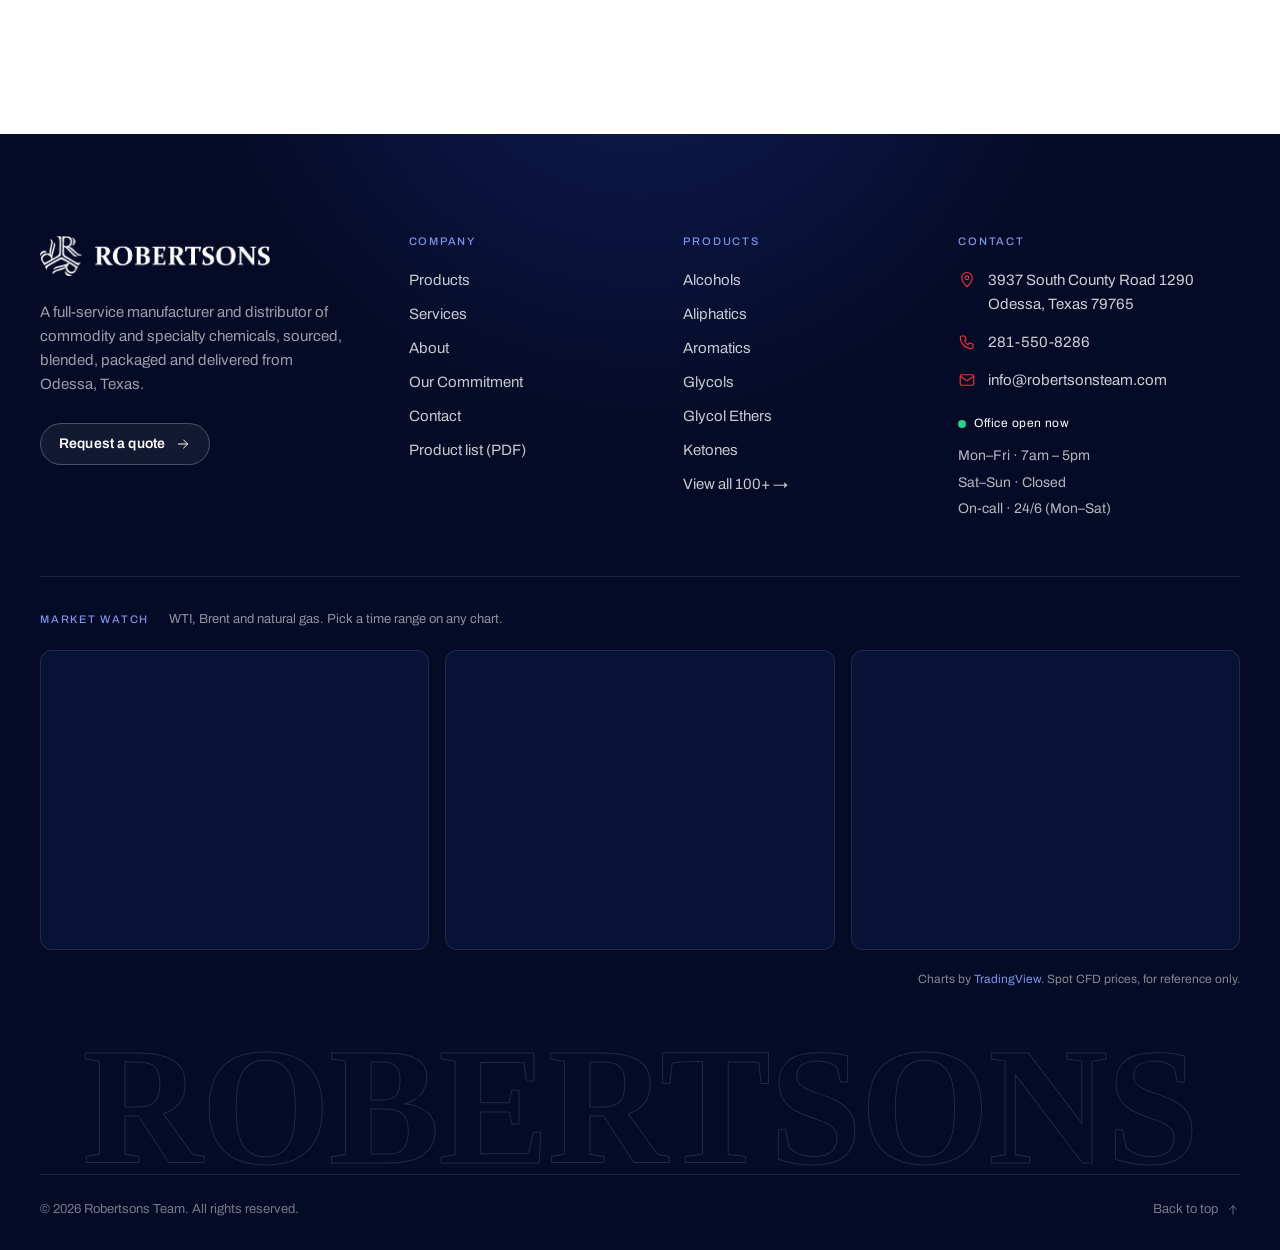
<file: contact.html>
<!doctype html>
<html lang="en" class="no-js">
<head>
<meta charset="utf-8">
<meta name="viewport" content="width=device-width, initial-scale=1, viewport-fit=cover">
<title>Contact & Request a Quote | Robertsons Team</title>
<meta name="description" content="Request a quote for commodity and specialty chemicals. Call 281-550-8286 or send your product, spec, quantity, packaging and destination.">
<meta name="theme-color" content="#050B26">
<meta property="og:title" content="Contact & Request a Quote | Robertsons Team"><meta property="og:description" content="Request a quote for commodity and specialty chemicals. Call 281-550-8286 or send your product, spec, quantity, packaging and destination."><meta property="og:type" content="website">
<link rel="icon" href="assets/img/logo-mark.png">
<link rel="preconnect" href="https://fonts.googleapis.com"><link rel="preconnect" href="https://fonts.gstatic.com" crossorigin><link href="https://fonts.googleapis.com/css2?family=Archivo:wdth,wght@62..125,300..800&family=Tinos:wght@700&display=swap" rel="stylesheet">
<link rel="stylesheet" href="assets/css/site.css?v=20261110">
<script>document.documentElement.className="js";setTimeout(function(){document.documentElement.classList.add("is-ready")},2500);</script>
</head><body>
<a class="skip" href="#main">Skip to content</a>
<div class="progress" aria-hidden="true"></div>
<div class="veil" aria-hidden="true"></div>
<div class="utility"><div class="wrap">
  <div class="u-left"><span class="status" data-status><span class="dot"></span><span class="st-text">On-call 24/6 · Mon–Sat</span></span></div>
  <div class="u-right"><a href="tel:+12815508286">281-550-8286</a><a class="hide-sm" href="mailto:info@robertsonsteam.com">info@robertsonsteam.com</a></div>
</div></div>
<header class="header"><div class="wrap">
  <a class="brand" href="index.html" aria-label="Robertsons Team home">
    <img class="logo-white" src="assets/img/logo-white-h.png" alt="Robertsons" width="194" height="34">
    <img class="logo-color" src="assets/img/logo-h.png" alt="" width="194" height="34">
  </a>
  <nav class="nav" aria-label="Main"><a class="nl" href="index.html">Home</a><a class="nl" href="products.html">Products</a><a class="nl" href="services.html">Services</a><a class="nl" href="about.html">About</a><a class="nl" href="commitment.html">Our Commitment</a><a class="btn sm" href="contact.html">Request a quote <svg viewBox="0 0 24 24" class="ico arr" aria-hidden="true"><path d="M5 12h14M13 6l6 6-6 6"/></svg></a></nav>
  <button class="burger" type="button" aria-label="Menu" aria-expanded="false" aria-controls="mmenu"><span></span><span></span></button>
</div></header>
<div class="mmenu" id="mmenu" aria-hidden="true">
  <nav aria-label="Mobile"><a href="index.html" style="--i:0"><small>01</small>Home</a><a href="products.html" style="--i:1"><small>02</small>Products</a><a href="services.html" style="--i:2"><small>03</small>Services</a><a href="about.html" style="--i:3"><small>04</small>About</a><a href="commitment.html" style="--i:4"><small>05</small>Our Commitment</a><a href="contact.html" style="--i:5"><small>06</small>Contact</a></nav>
  <div class="m-foot"><span>Call or text dispatch</span><a href="tel:+12815508286">281-550-8286</a><a href="mailto:info@robertsonsteam.com" style="font-size:15px">info@robertsonsteam.com</a></div>
</div>
<main id="main"><section class="page-hero">
  <canvas class="pumpjacks" data-density="0.8" aria-hidden="true"></canvas>
  <div class="wrap"><div class="ph-grid">
    <div>
      <div class="crumbs fade-in" style="--d:.1s"><a href="index.html">Home</a><span>/</span><span>Contact</span></div>
      <h1 class=""><span class="line"><span style="--i:0">Request a quote.</span></span></h1>
      <p class="lead fade-in" style="--d:.55s">Send us your product specifications, quantity, packaging preference and destination. We’ll respond with availability and next steps.</p>
    </div>
    <div class="ph-aside fade-in" style="--d:.7s"><div><span>Phone</span><span><a href="tel:+12815508286">281-550-8286</a></span></div><div><span>Email</span><span><a href="mailto:info@robertsonsteam.com">info@robertsonsteam.com</a></span></div><div><span>Office</span><span>Mon–Fri · 7am–5pm</span></div><div><span>On-call</span><span>24/6 · Mon–Sat</span></div></div>
  </div></div>
</section>
<section class="section" style="padding-top:clamp(48px,6vw,80px)"><div class="wrap">
  <div class="contact-grid">
    <div class="form-card" data-reveal>
      <div class="form-steps" aria-hidden="true"><i></i><i></i><i></i><i></i></div>
      <h2>Tell us what you need.</h2>
      <p>The more detail you share, the faster we can quote. Fields marked * are required.</p>
      <div class="form-done" id="formDone" role="status" tabindex="-1" hidden>
        <h3>Thanks, we got your request.</h3>
        <p>Someone from our team will reach out shortly. Need it sooner? Call dispatch at <a href="tel:+12815508286">281-550-8286</a>.</p>
      </div>
      <!-- QUOTE FORM: replace YOUR_FORM_ID with the ID from your Formspree form (formspree.io) -->
      <form id="quoteForm" name="rt-quote" method="POST" action="https://formspree.io/f/xnpdpevo">
        <input type="hidden" name="_subject" value="New quote request: robertsonsteam.com">
        <p class="sr-only"><label>Don’t fill this out: <input name="_gotcha" tabindex="-1" autocomplete="off"></label></p>
        <div class="fgrid">
          <div class="field"><label for="f_name">Name *</label><input id="f_name" name="name" autocomplete="name" required data-track placeholder="Your name"></div>
          <div class="field"><label for="f_company">Company</label><input id="f_company" name="company" autocomplete="organization" placeholder="Company name"></div>
          <div class="field"><label for="f_email">Email *</label><input id="f_email" name="email" type="email" autocomplete="email" required data-track placeholder="you@company.com"></div>
          <div class="field"><label for="f_phone">Phone</label><input id="f_phone" name="phone" type="tel" autocomplete="tel" placeholder="(555) 123-4567" pattern="\(\d{3}\) \d{3}-\d{4}" maxlength="14" title="(555) 123-4567"></div>
          <div class="field full" id="pickedWrap" hidden><span class="lbl">From your quote list</span><div class="picked" id="picked"></div><input type="hidden" name="products" id="productsField"></div>
          <div class="field full"><span class="lbl">Packaging</span><div class="toggle-group"><label><input type="checkbox" name="packaging" value="Bulk" data-track><span><svg viewBox="0 0 24 24" class="ico" aria-hidden="true"><path d="M2 6h12v10H2zM14 9h4l3 3v4h-7"/><circle cx="6" cy="18" r="2"/><circle cx="17" cy="18" r="2"/></svg>Bulk</span></label><label><input type="checkbox" name="packaging" value="Tote"><span><svg viewBox="0 0 24 24" class="ico" aria-hidden="true"><path d="M3 8l9-5 9 5v8l-9 5-9-5z"/><path d="M3 8l9 5 9-5M12 13v8"/></svg>Tote</span></label><label><input type="checkbox" name="packaging" value="Drum"><span><svg viewBox="0 0 24 24" class="ico" aria-hidden="true"><ellipse cx="12" cy="5" rx="7" ry="2.5"/><path d="M5 5v14c0 1.4 3.1 2.5 7 2.5s7-1.1 7-2.5V5M5 10c0 1.4 3.1 2.5 7 2.5s7-1.1 7-2.5M5 15c0 1.4 3.1 2.5 7 2.5s7-1.1 7-2.5"/></svg>Drum</span></label><label><input type="checkbox" name="packaging" value="Pail"><span><svg viewBox="0 0 24 24" class="ico" aria-hidden="true"><path d="M12 3s6 6.5 6 11a6 6 0 0 1-12 0c0-4.5 6-11 6-11z"/></svg>Pail</span></label></div></div>
          <div class="field"><label for="f_qty">Quantity</label><input id="f_qty" name="quantity" placeholder="e.g. 6 totes, 4,000 gal"></div>
          <div class="field"><label for="f_dest">Destination</label><input id="f_dest" name="destination" placeholder="City, county or lease"></div>
          <div class="field full"><span class="lbl" id="l_timeline">Timeline</span><div class="toggle-group" role="radiogroup" aria-labelledby="l_timeline"><label><input type="radio" name="timeline" value="Immediate" data-track><span><svg viewBox="0 0 24 24" class="ico" aria-hidden="true"><path d="M13 2 4 14h7l-1 8 9-12h-7z"/></svg>Immediate</span></label><label><input type="radio" name="timeline" value="1-2 weeks"><span><svg viewBox="0 0 24 24" class="ico" aria-hidden="true"><rect x="3" y="5" width="18" height="16" rx="2"/><path d="M3 10h18M8 3v4M16 3v4"/></svg>1–2 weeks</span></label><label><input type="radio" name="timeline" value="1-2 months"><span><svg viewBox="0 0 24 24" class="ico" aria-hidden="true"><circle cx="12" cy="12" r="9"/><path d="M12 7v5l3 2"/></svg>1–2 months</span></label></div></div>
          <div class="field full"><label for="f_msg">How can we help? *</label><textarea id="f_msg" name="message" required data-track placeholder="Product, grade / concentration, timing, anything else we should know."></textarea></div>
        </div>
        <div class="form-actions">
          <button class="btn" type="submit">Send request <svg viewBox="0 0 24 24" class="ico arr" aria-hidden="true"><path d="M5 12h14M13 6l6 6-6 6"/></svg></button>
          <a class="btn ghost" href="mailto:info@robertsonsteam.com?subject=Quote%20Request">Or email directly</a>
        </div>
      </form>
    </div>
    <aside class="side">
      <div class="side-card dark" data-reveal style="--i:1">
        <h3>Talk to the team</h3>
        <div class="status-big" style="background:rgba(255,255,255,.08)"><span class="status" data-status><span class="dot"></span><span class="st-text">Checking…</span></span></div>
        <a class="dline" href="tel:+12815508286"><svg viewBox="0 0 24 24" class="ico" aria-hidden="true"><path d="M5 4h4l2 5-2.5 1.5a11 11 0 0 0 5 5L15 13l5 2v4a2 2 0 0 1-2 2A16 16 0 0 1 3 6a2 2 0 0 1 2-2"/></svg><div><b>281-550-8286</b><span>Dispatch &amp; on-call</span></div></a>
        <a class="dline" href="mailto:info@robertsonsteam.com"><svg viewBox="0 0 24 24" class="ico" aria-hidden="true"><rect x="3" y="5" width="18" height="14" rx="2"/><path d="m3 7 9 6 9-6"/></svg><div><b>info@robertsonsteam.com</b><span>Quotes &amp; general inquiries</span></div></a>
        <div class="dline"><svg viewBox="0 0 24 24" class="ico" aria-hidden="true"><path d="M12 21s-7-6.2-7-12a7 7 0 0 1 14 0c0 5.8-7 12-7 12z"/><circle cx="12" cy="9" r="2.5"/></svg><div><b>3937 South County Road 1290</b><span>Odessa, Texas 79765</span></div></div>
      </div>
      <div class="side-card" data-reveal style="--i:2">
        <h3>Hours of operation</h3>
        <table class="hours"><tbody>
          <tr data-today="1,2,3,4,5"><td>Monday – Friday</td><td>7:00am – 5:00pm</td></tr>
          <tr data-today="6,0"><td>Saturday – Sunday</td><td>Closed</td></tr>
          <tr><td>On-call</td><td>24/6 · Mon–Sat</td></tr>
        </tbody></table>
        <p class="muted" style="font-size:13px;margin:14px 0 0">All times US Central.</p>
      </div>
      <div class="map" data-reveal style="--i:3"><iframe title="Map: 3937 South County Road 1290, Odessa, Texas 79765" loading="lazy" referrerpolicy="no-referrer-when-downgrade" src="https://www.google.com/maps?q=3937+S+County+Rd+1290,+Odessa,+TX+79765&amp;output=embed"></iframe></div>
    </aside>
  </div>
</div></section>
</main>
<footer class="footer">
  <div class="wrap">
    <div class="f-top">
      <div class="f-brand">
        <img src="assets/img/logo-white-h.png" alt="Robertsons" width="229" height="40">
        <p>A full-service manufacturer and distributor of commodity and specialty chemicals, sourced, blended, packaged and delivered from Odessa, Texas.</p>
        <a class="btn glass sm" href="contact.html" style="margin-top:12px">Request a quote <svg viewBox="0 0 24 24" class="ico arr" aria-hidden="true"><path d="M5 12h14M13 6l6 6-6 6"/></svg></a>
      </div>
      <div><h4>Company</h4><ul class="f-links">
        <li><a href="products.html">Products</a></li><li><a href="services.html">Services</a></li><li><a href="about.html">About</a></li><li><a href="commitment.html">Our Commitment</a></li><li><a href="contact.html">Contact</a></li>
        <li><a href="assets/docs/RT_Products.pdf" target="_blank" rel="noopener">Product list (PDF)</a></li></ul></div>
      <div><h4>Products</h4><ul class="f-links"><li><a href="products.html#alcohols">Alcohols</a></li><li><a href="products.html#aliphatics">Aliphatics</a></li><li><a href="products.html#aromatics">Aromatics</a></li><li><a href="products.html#glycols">Glycols</a></li><li><a href="products.html#glycol-ethers">Glycol Ethers</a></li><li><a href="products.html#ketones">Ketones</a></li><li><a href="products.html">View all 100+ →</a></li></ul></div>
      <div><h4>Contact</h4>
        <div class="f-contact">
          <div><svg viewBox="0 0 24 24" class="ico" aria-hidden="true"><path d="M12 21s-7-6.2-7-12a7 7 0 0 1 14 0c0 5.8-7 12-7 12z"/><circle cx="12" cy="9" r="2.5"/></svg><span>3937 South County Road 1290<br>Odessa, Texas 79765</span></div>
          <a href="tel:+12815508286"><svg viewBox="0 0 24 24" class="ico" aria-hidden="true"><path d="M5 4h4l2 5-2.5 1.5a11 11 0 0 0 5 5L15 13l5 2v4a2 2 0 0 1-2 2A16 16 0 0 1 3 6a2 2 0 0 1 2-2"/></svg><span>281-550-8286</span></a>
          <a href="mailto:info@robertsonsteam.com"><svg viewBox="0 0 24 24" class="ico" aria-hidden="true"><rect x="3" y="5" width="18" height="14" rx="2"/><path d="m3 7 9 6 9-6"/></svg><span>info@robertsonsteam.com</span></a>
        </div>
        <div class="f-hours">
          <span class="status" data-status><span class="dot"></span><span class="st-text">On-call 24/6</span></span>
          <span>Mon–Fri · 7am – 5pm</span><span>Sat–Sun · Closed</span><span>On-call · 24/6 (Mon–Sat)</span>
        </div>
      </div>
    </div>
    <div class="f-market">
      <div class="f-market-head"><h4>Market watch</h4><p class="mk-note">WTI, Brent and natural gas. Pick a time range on any chart.</p></div>
      <div class="f-charts">
        <div class="f-chart"><div class="tradingview-widget-container"><div class="tradingview-widget-container__widget"></div><script type="text/javascript" src="https://s3.tradingview.com/external-embedding/embed-widget-symbol-overview.js" async>{"symbols": [["WTI Crude", "OANDA:WTICOUSD|1M"]], "chartOnly": false, "width": "100%", "height": "100%", "autosize": true, "locale": "en", "colorTheme": "dark", "isTransparent": false, "backgroundColor": "#081236", "gridLineColor": "rgba(255, 255, 255, 0.06)", "fontColor": "rgba(255, 255, 255, 0.72)", "fontFamily": "Archivo, -apple-system, Segoe UI, sans-serif", "fontSize": "10", "showVolume": false, "showMA": false, "hideDateRanges": false, "hideMarketStatus": false, "hideSymbolLogo": true, "scalePosition": "right", "scaleMode": "Normal", "noTimeScale": false, "valuesTracking": "1", "changeMode": "price-and-percent", "chartType": "area", "lineWidth": 2, "lineType": 0, "lineColor": "#7D92E8", "topColor": "rgba(125, 146, 232, 0.28)", "bottomColor": "rgba(125, 146, 232, 0)", "dateRanges": ["1d|1", "1m|30", "3m|60", "12m|1D", "60m|1W", "all|1M"]}</script></div></div>
        <div class="f-chart"><div class="tradingview-widget-container"><div class="tradingview-widget-container__widget"></div><script type="text/javascript" src="https://s3.tradingview.com/external-embedding/embed-widget-symbol-overview.js" async>{"symbols": [["Brent Crude", "OANDA:BCOUSD|1M"]], "chartOnly": false, "width": "100%", "height": "100%", "autosize": true, "locale": "en", "colorTheme": "dark", "isTransparent": false, "backgroundColor": "#081236", "gridLineColor": "rgba(255, 255, 255, 0.06)", "fontColor": "rgba(255, 255, 255, 0.72)", "fontFamily": "Archivo, -apple-system, Segoe UI, sans-serif", "fontSize": "10", "showVolume": false, "showMA": false, "hideDateRanges": false, "hideMarketStatus": false, "hideSymbolLogo": true, "scalePosition": "right", "scaleMode": "Normal", "noTimeScale": false, "valuesTracking": "1", "changeMode": "price-and-percent", "chartType": "area", "lineWidth": 2, "lineType": 0, "lineColor": "#7D92E8", "topColor": "rgba(125, 146, 232, 0.28)", "bottomColor": "rgba(125, 146, 232, 0)", "dateRanges": ["1d|1", "1m|30", "3m|60", "12m|1D", "60m|1W", "all|1M"]}</script></div></div>
        <div class="f-chart"><div class="tradingview-widget-container"><div class="tradingview-widget-container__widget"></div><script type="text/javascript" src="https://s3.tradingview.com/external-embedding/embed-widget-symbol-overview.js" async>{"symbols": [["Natural Gas", "OANDA:NATGASUSD|1M"]], "chartOnly": false, "width": "100%", "height": "100%", "autosize": true, "locale": "en", "colorTheme": "dark", "isTransparent": false, "backgroundColor": "#081236", "gridLineColor": "rgba(255, 255, 255, 0.06)", "fontColor": "rgba(255, 255, 255, 0.72)", "fontFamily": "Archivo, -apple-system, Segoe UI, sans-serif", "fontSize": "10", "showVolume": false, "showMA": false, "hideDateRanges": false, "hideMarketStatus": false, "hideSymbolLogo": true, "scalePosition": "right", "scaleMode": "Normal", "noTimeScale": false, "valuesTracking": "1", "changeMode": "price-and-percent", "chartType": "area", "lineWidth": 2, "lineType": 0, "lineColor": "#7D92E8", "topColor": "rgba(125, 146, 232, 0.28)", "bottomColor": "rgba(125, 146, 232, 0)", "dateRanges": ["1d|1", "1m|30", "3m|60", "12m|1D", "60m|1W", "all|1M"]}</script></div></div>
      </div>
      <p class="tv-credit">Charts by <a href="https://www.tradingview.com/" rel="noopener nofollow" target="_blank">TradingView</a>. Spot CFD prices, for reference only.</p>
    </div>
    <div class="f-big" aria-hidden="true">ROBERTSONS</div>
    <div class="f-bottom"><span>© <span data-year>2026</span> Robertsons Team. All rights reserved.</span><a class="to-top" href="#main">Back to top <svg viewBox="0 0 24 24" class="ico" aria-hidden="true"><path d="M12 19V5M6 11l6-6 6 6"/></svg></a></div>
  </div>
</footer>
<script src="assets/js/data.js?v=20261026"></script>
<script src="assets/js/site.js?v=20261028b"></script>
<script src="assets/js/catalog.js?v=20261026"></script>
</body>
</html>
</file>
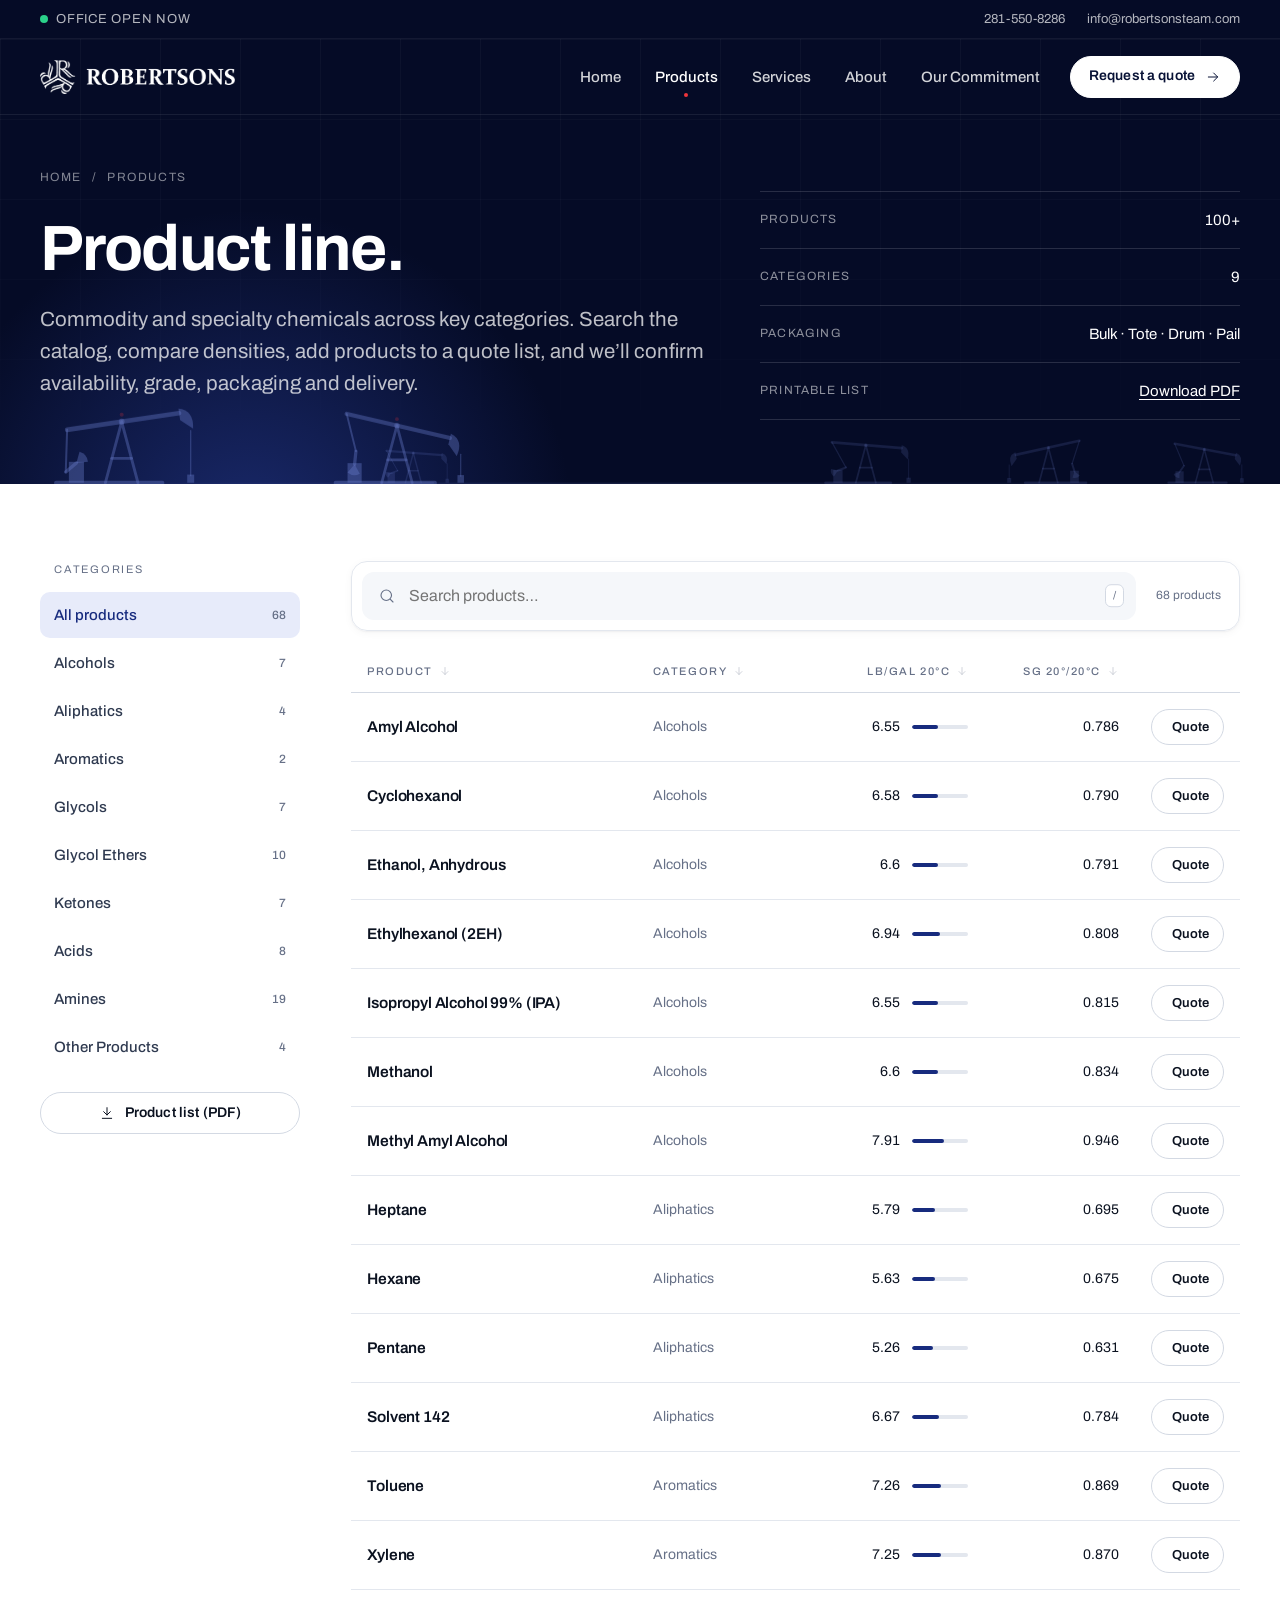
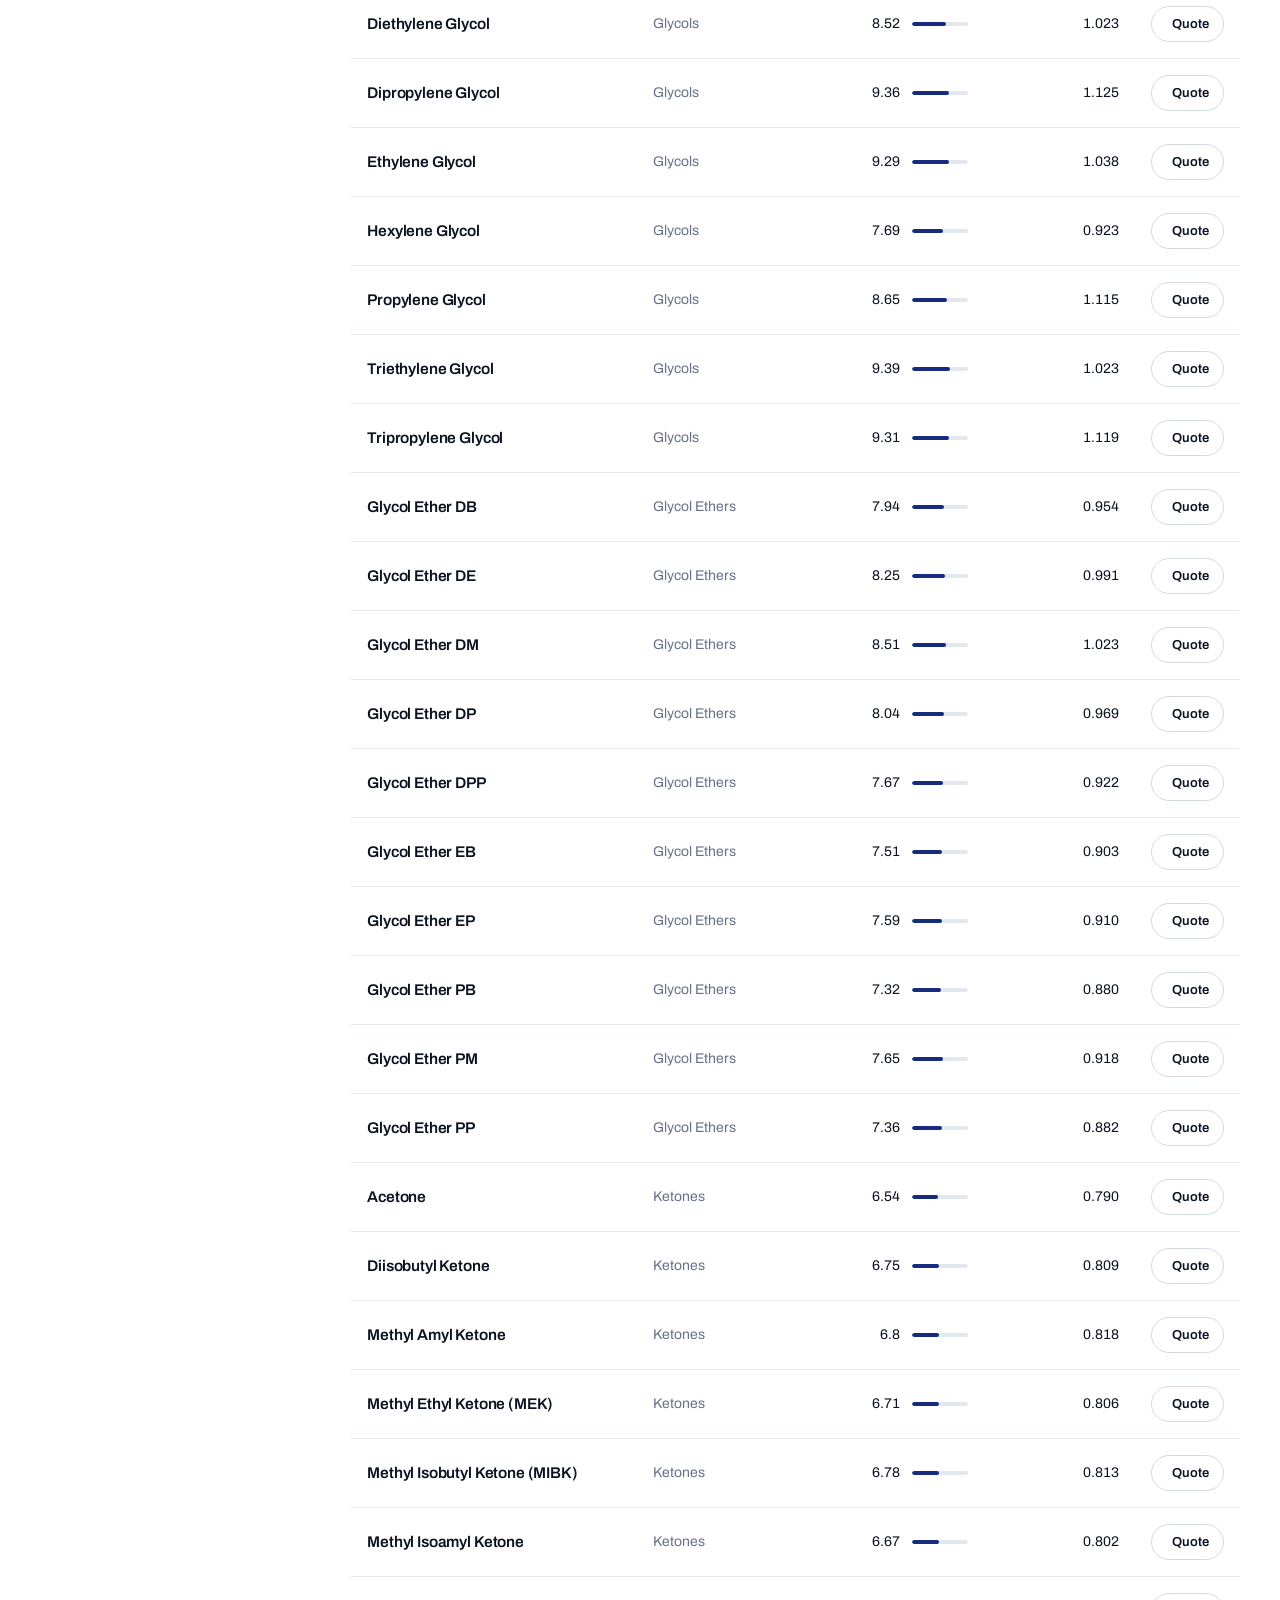
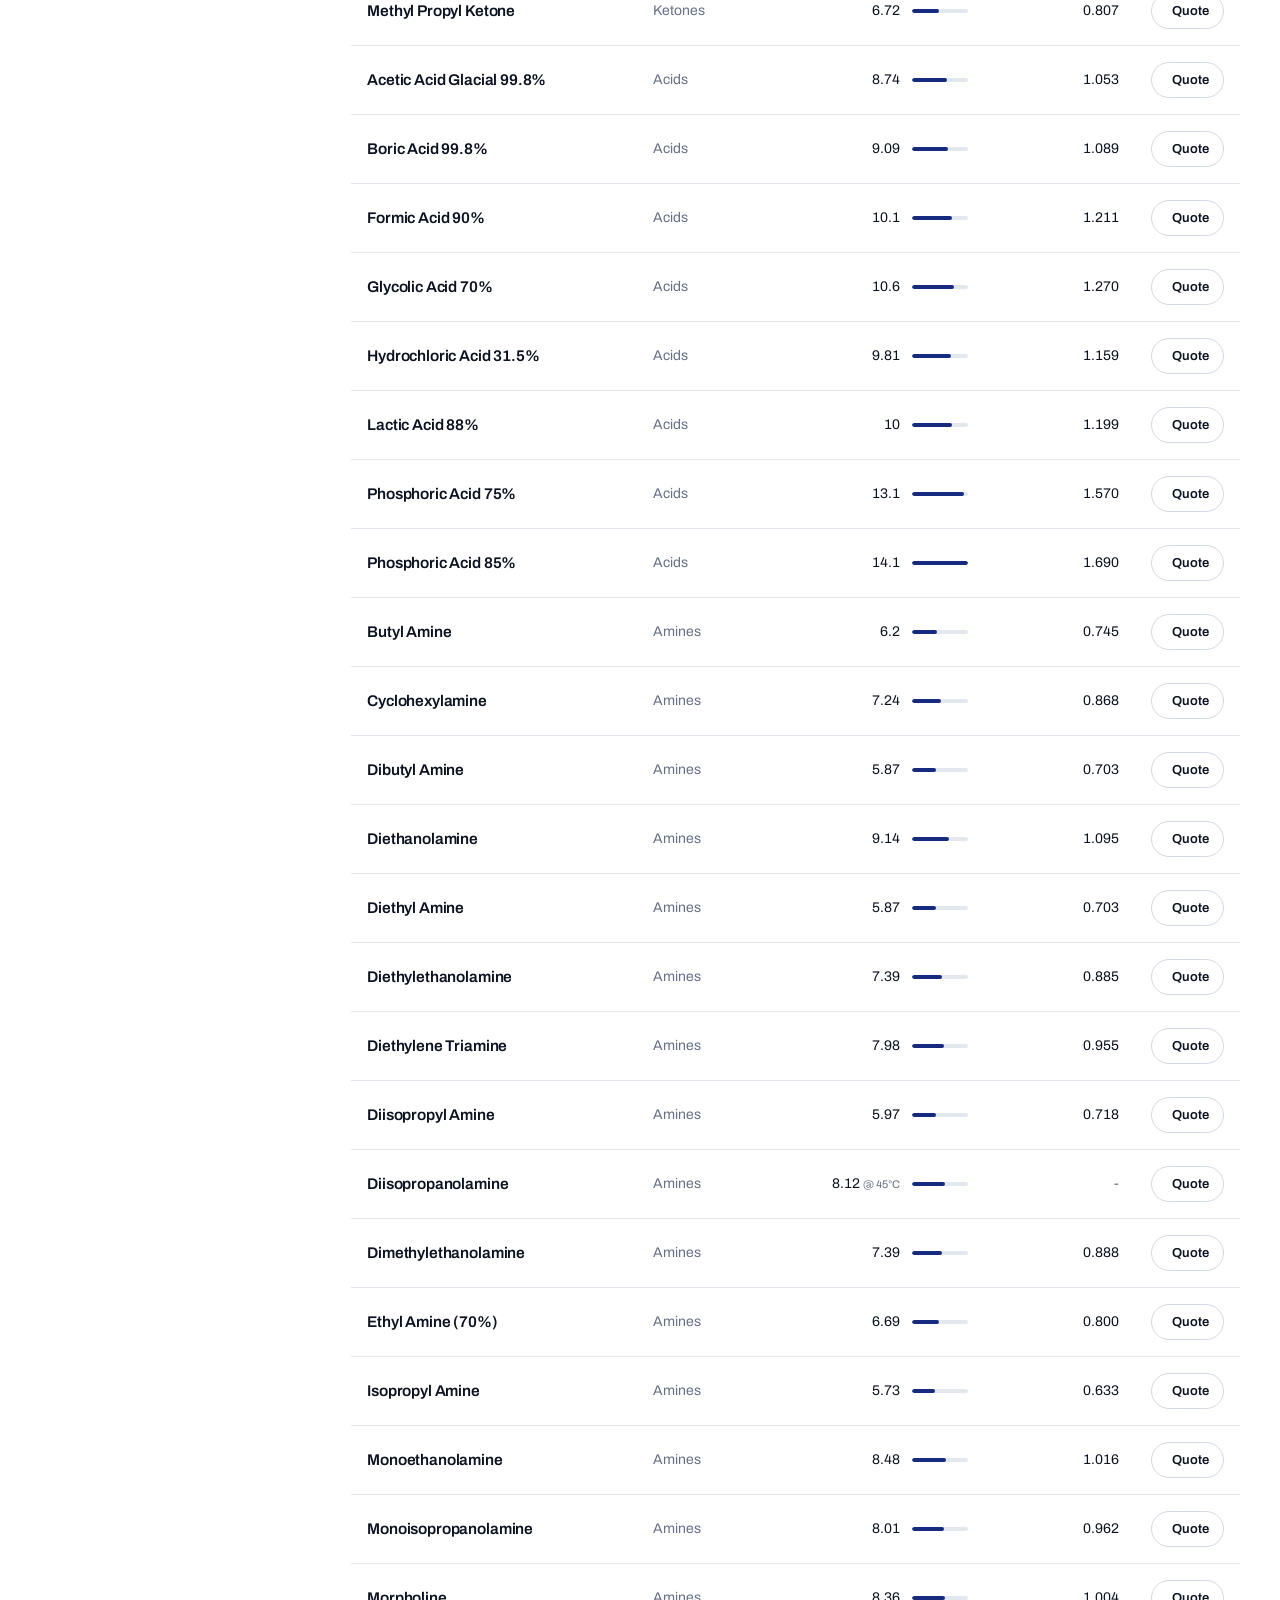
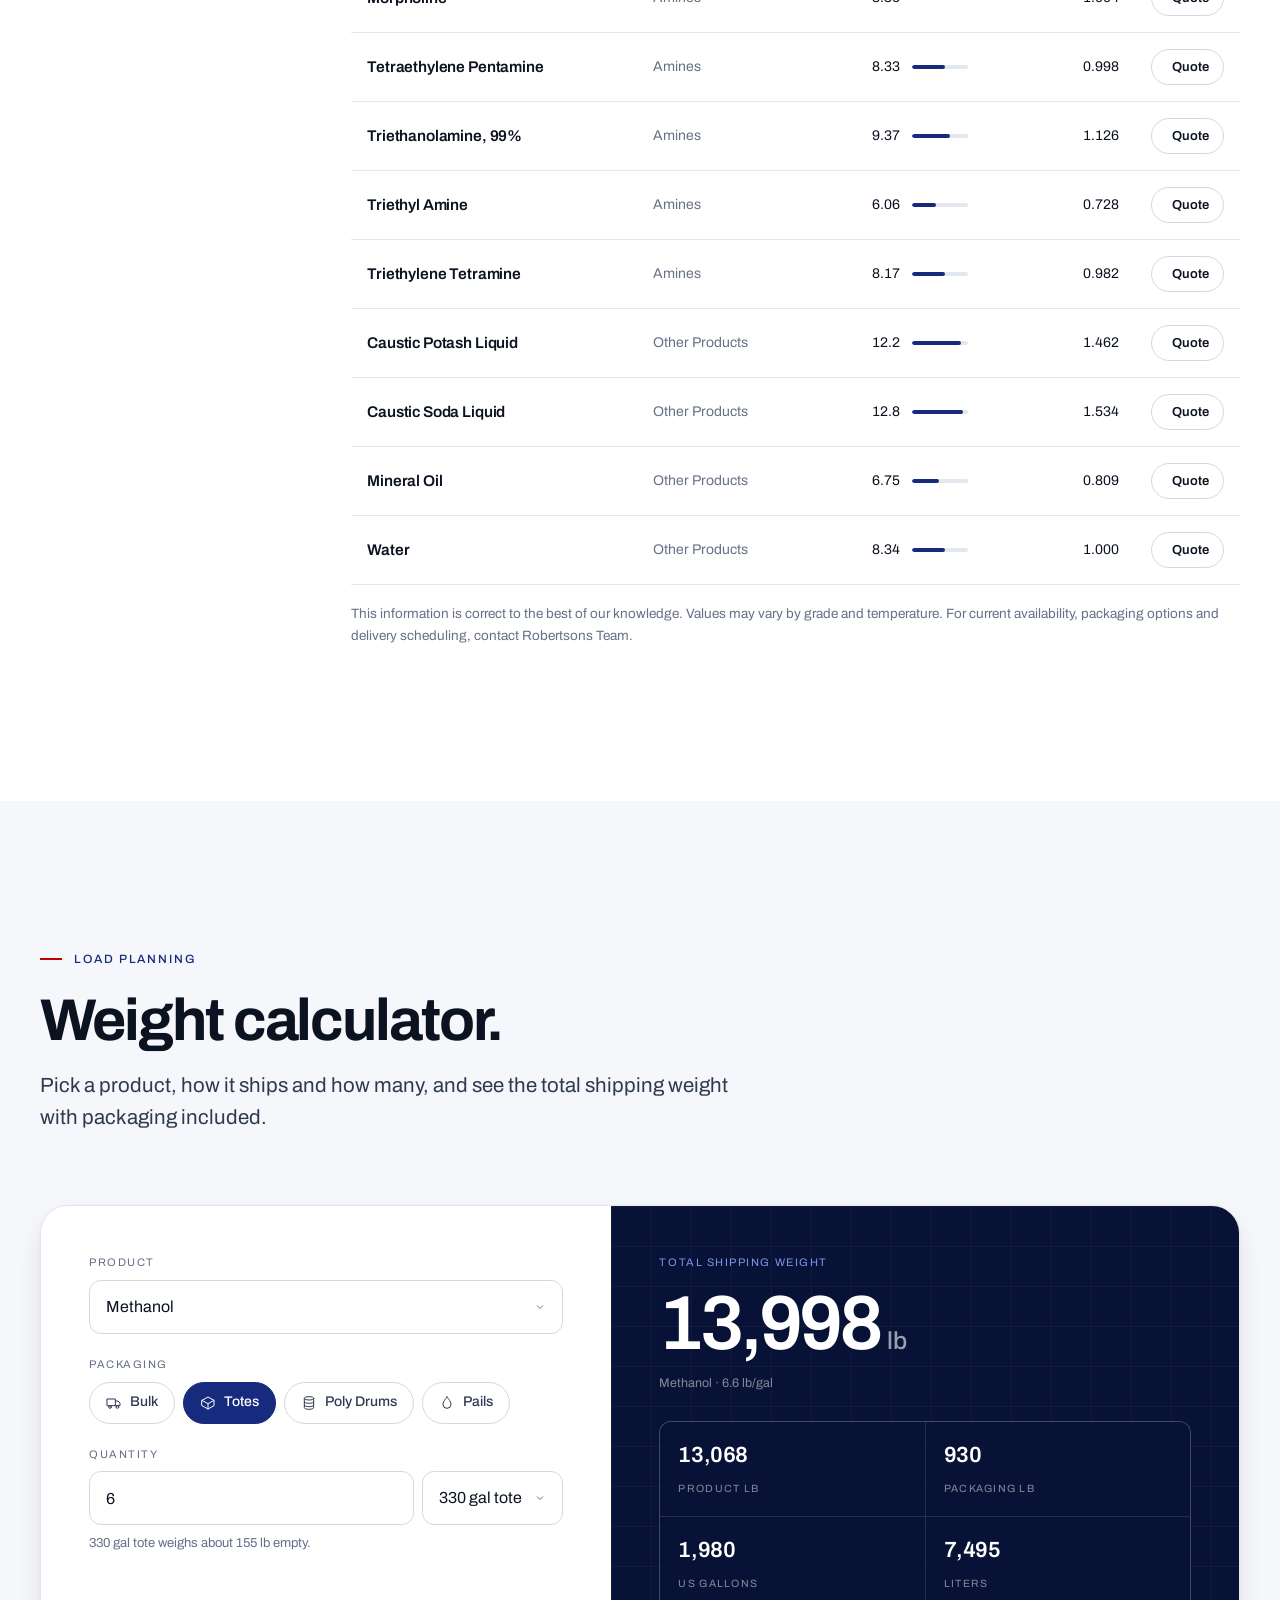
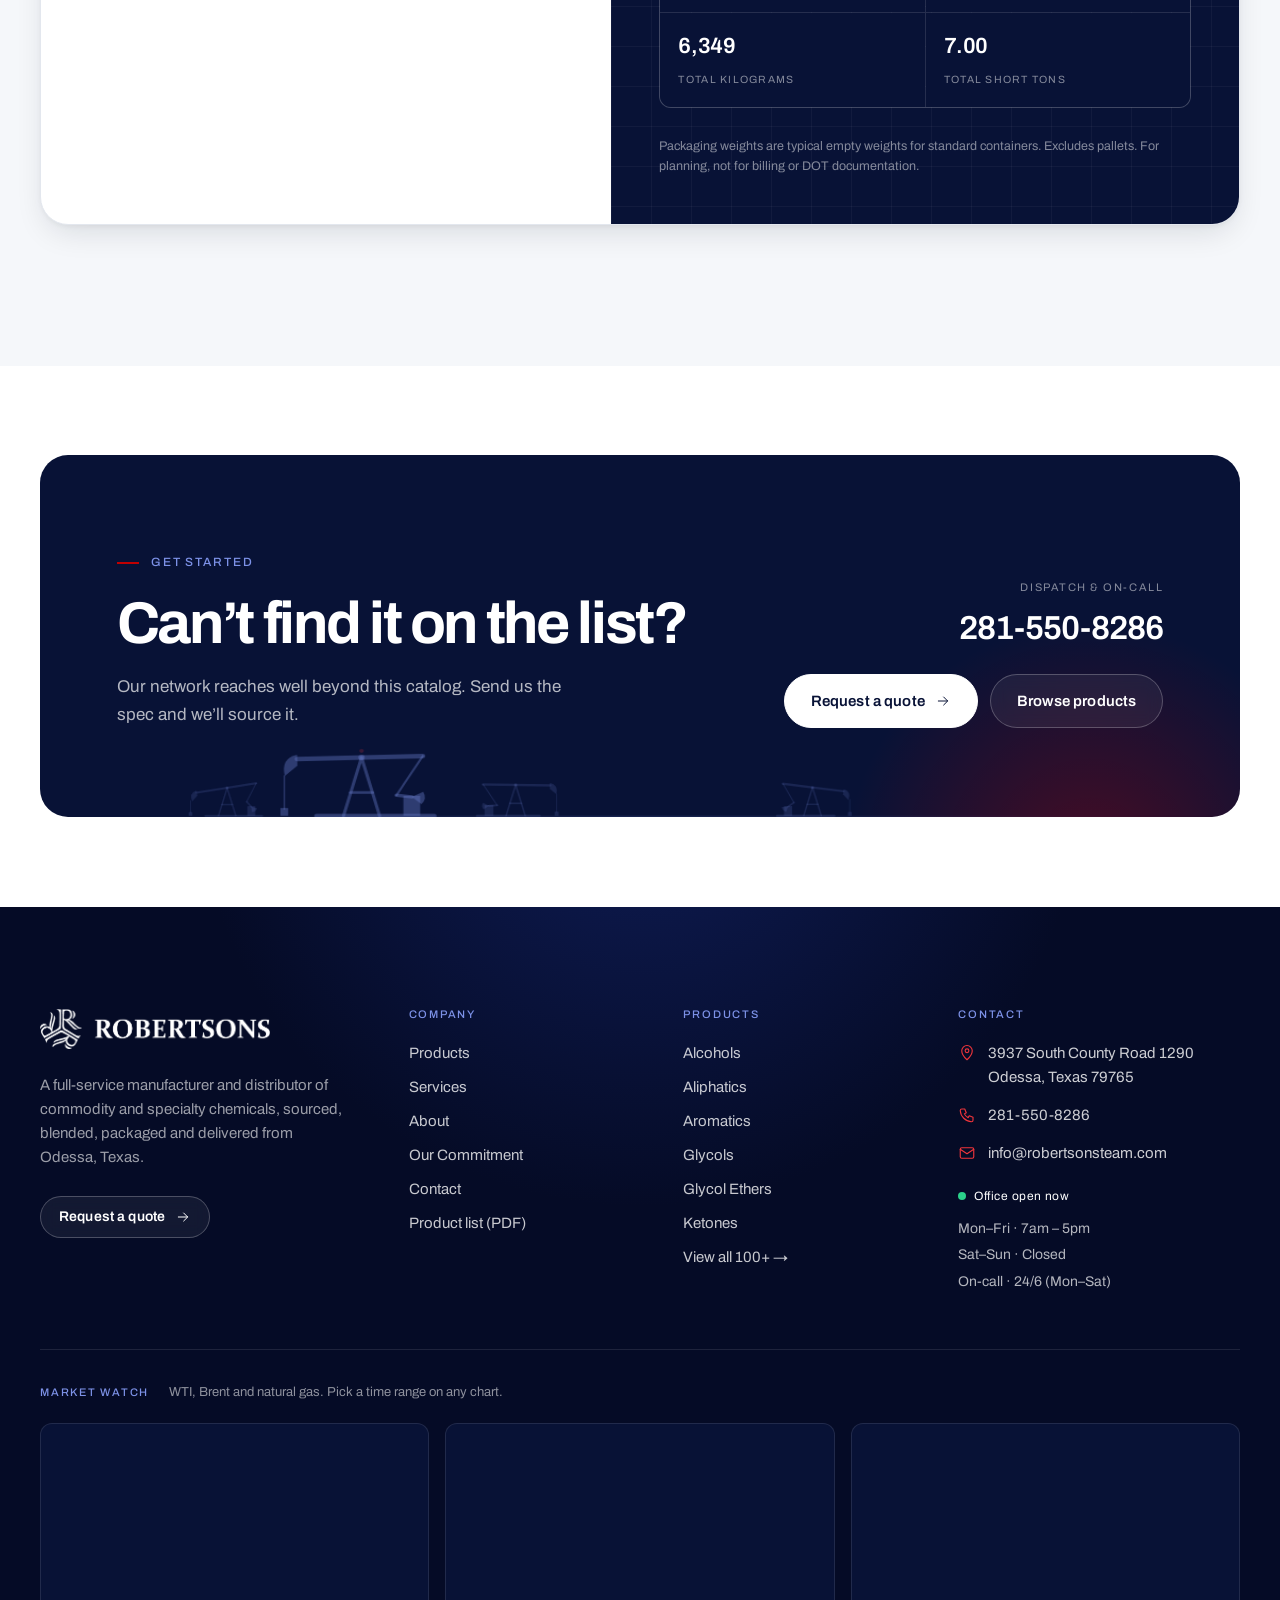
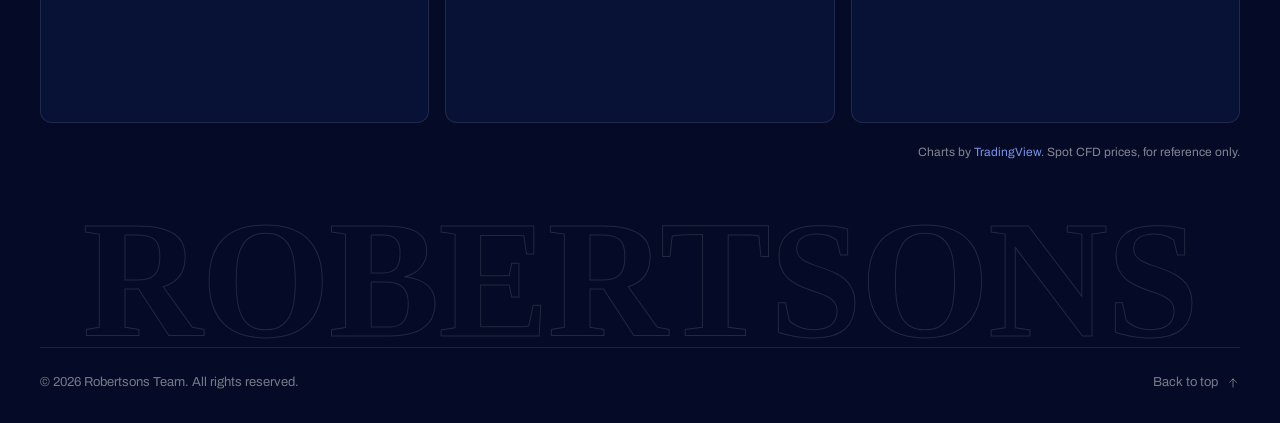
<file: products.html>
<!doctype html>
<html lang="en" class="no-js">
<head>
<meta charset="utf-8">
<meta name="viewport" content="width=device-width, initial-scale=1, viewport-fit=cover">
<title>Products | Robertsons Team</title>
<meta name="description" content="Browse 100+ commodity and specialty chemicals: alcohols, glycols, glycol ethers, ketones, acids, amines and more. Search, compare densities and build a quote list.">
<meta name="theme-color" content="#050B26">
<meta property="og:title" content="Products | Robertsons Team"><meta property="og:description" content="Browse 100+ commodity and specialty chemicals: alcohols, glycols, glycol ethers, ketones, acids, amines and more. Search, compare densities and build a quote list."><meta property="og:type" content="website">
<link rel="icon" href="assets/img/logo-mark.png">
<link rel="preconnect" href="https://fonts.googleapis.com"><link rel="preconnect" href="https://fonts.gstatic.com" crossorigin><link href="https://fonts.googleapis.com/css2?family=Archivo:wdth,wght@62..125,300..800&family=Tinos:wght@700&display=swap" rel="stylesheet">
<link rel="stylesheet" href="assets/css/site.css?v=20261110">
<script>document.documentElement.className="js";setTimeout(function(){document.documentElement.classList.add("is-ready")},2500);</script>
</head><body>
<a class="skip" href="#main">Skip to content</a>
<div class="progress" aria-hidden="true"></div>
<div class="veil" aria-hidden="true"></div>
<div class="utility"><div class="wrap">
  <div class="u-left"><span class="status" data-status><span class="dot"></span><span class="st-text">On-call 24/6 · Mon–Sat</span></span></div>
  <div class="u-right"><a href="tel:+12815508286">281-550-8286</a><a class="hide-sm" href="mailto:info@robertsonsteam.com">info@robertsonsteam.com</a></div>
</div></div>
<header class="header"><div class="wrap">
  <a class="brand" href="index.html" aria-label="Robertsons Team home">
    <img class="logo-white" src="assets/img/logo-white-h.png" alt="Robertsons" width="194" height="34">
    <img class="logo-color" src="assets/img/logo-h.png" alt="" width="194" height="34">
  </a>
  <nav class="nav" aria-label="Main"><a class="nl" href="index.html">Home</a><a class="nl" href="products.html" aria-current="page">Products</a><a class="nl" href="services.html">Services</a><a class="nl" href="about.html">About</a><a class="nl" href="commitment.html">Our Commitment</a><a class="btn sm" href="contact.html">Request a quote <svg viewBox="0 0 24 24" class="ico arr" aria-hidden="true"><path d="M5 12h14M13 6l6 6-6 6"/></svg></a></nav>
  <button class="burger" type="button" aria-label="Menu" aria-expanded="false" aria-controls="mmenu"><span></span><span></span></button>
</div></header>
<div class="mmenu" id="mmenu" aria-hidden="true">
  <nav aria-label="Mobile"><a href="index.html" style="--i:0"><small>01</small>Home</a><a href="products.html" style="--i:1"><small>02</small>Products</a><a href="services.html" style="--i:2"><small>03</small>Services</a><a href="about.html" style="--i:3"><small>04</small>About</a><a href="commitment.html" style="--i:4"><small>05</small>Our Commitment</a><a href="contact.html" style="--i:5"><small>06</small>Contact</a></nav>
  <div class="m-foot"><span>Call or text dispatch</span><a href="tel:+12815508286">281-550-8286</a><a href="mailto:info@robertsonsteam.com" style="font-size:15px">info@robertsonsteam.com</a></div>
</div>
<main id="main"><section class="page-hero">
  <canvas class="pumpjacks" data-density="0.8" aria-hidden="true"></canvas>
  <div class="wrap"><div class="ph-grid">
    <div>
      <div class="crumbs fade-in" style="--d:.1s"><a href="index.html">Home</a><span>/</span><span>Products</span></div>
      <h1 class=""><span class="line"><span style="--i:0">Product line.</span></span></h1>
      <p class="lead fade-in" style="--d:.55s">Commodity and specialty chemicals across key categories. Search the catalog, compare densities, add products to a quote list, and we’ll confirm availability, grade, packaging and delivery.</p>
    </div>
    <div class="ph-aside fade-in" style="--d:.7s"><div><span>Products</span><span>100+</span></div><div><span>Categories</span><span>9</span></div><div><span>Packaging</span><span>Bulk · Tote · Drum · Pail</span></div><div><span>Printable list</span><span><a href="assets/docs/RT_Products.pdf" target="_blank" rel="noopener" style="text-decoration:underline;text-underline-offset:3px">Download PDF</a></span></div></div>
  </div></div>
</section>
<section class="section" id="catalog" style="padding-top:clamp(48px,6vw,80px)"><div class="wrap">
  <div class="cat-layout">
    <aside class="cat-nav" id="catnav" aria-label="Categories">
      <div class="cn-h">Categories</div>
      <a class="btn ghost sm pdf" href="assets/docs/RT_Products.pdf" target="_blank" rel="noopener"><svg viewBox="0 0 24 24" class="ico arr" aria-hidden="true"><path d="M12 4v11M7 10l5 5 5-5M5 20h14"/></svg> Product list (PDF)</a>
    </aside>
    <div>
      <div class="toolbar">
        <label class="search"><span class="sr-only">Search products</span><svg viewBox="0 0 24 24" class="ico" aria-hidden="true"><circle cx="11" cy="11" r="7"/><path d="m20 20-3.5-3.5"/></svg><input id="psearch" type="search" placeholder="Search products…" autocomplete="off"><kbd>/</kbd></label>
        <span class="result-count" id="rcount" aria-live="polite"></span>
      </div>
      <table class="ptable">
        <caption class="sr-only">Product catalog with pounds per gallon and specific gravity</caption>
        <thead><tr>
          <th data-sort="name" scope="col"><button type="button">Product <svg viewBox="0 0 24 24" class="ico" aria-hidden="true"><path d="M12 5v14M6 13l6 6 6-6"/></svg></button></th>
          <th data-sort="catName" scope="col"><button type="button">Category <svg viewBox="0 0 24 24" class="ico" aria-hidden="true"><path d="M12 5v14M6 13l6 6 6-6"/></svg></button></th>
          <th data-sort="lb" class="num" scope="col"><button type="button">Lb/gal 20°C <svg viewBox="0 0 24 24" class="ico" aria-hidden="true"><path d="M12 5v14M6 13l6 6 6-6"/></svg></button></th>
          <th data-sort="sg" class="num" scope="col"><button type="button">SG 20°/20°C <svg viewBox="0 0 24 24" class="ico" aria-hidden="true"><path d="M12 5v14M6 13l6 6 6-6"/></svg></button></th>
          <th scope="col"><span class="sr-only">Quote</span></th>
        </tr></thead>
        <tbody id="ptbody"></tbody>
      </table>
      <div class="empty" id="empty"><b>No matches in the catalog.</b>We source well beyond this list. <a class="link-arrow" href="contact.html">Ask our team <svg viewBox="0 0 24 24" class="ico" aria-hidden="true"><path d="M5 12h14M13 6l6 6-6 6"/></svg></a></div>
      <p class="table-note">This information is correct to the best of our knowledge. Values may vary by grade and temperature. For current availability, packaging options and delivery scheduling, contact Robertsons Team.</p>
    </div>
  </div>
</div></section>

<section class="section bg-paper" id="calculator"><div class="wrap">
  <div class="section-head"><div><span class="eyebrow" data-reveal>Load planning</span><h2 class="h2" data-reveal style="--i:1">Weight calculator.</h2>
    <p class="lead" data-reveal style="--i:2">Pick a product, how it ships and how many, and see the total shipping weight with packaging included.</p></div></div>
  <div class="calc" data-reveal="scale">
    <div class="calc-in">
      <div class="field"><label for="cprod">Product</label><select id="cprod"></select></div>
      <div class="field"><span class="lbl" id="l_cpack">Packaging</span><div class="toggle-group" role="radiogroup" aria-labelledby="l_cpack"><label><input type="radio" name="cpack" value="bulk"><span><svg viewBox="0 0 24 24" class="ico" aria-hidden="true"><path d="M2 6h12v10H2zM14 9h4l3 3v4h-7"/><circle cx="6" cy="18" r="2"/><circle cx="17" cy="18" r="2"/></svg>Bulk</span></label><label><input type="radio" name="cpack" value="tote" checked><span><svg viewBox="0 0 24 24" class="ico" aria-hidden="true"><path d="M3 8l9-5 9 5v8l-9 5-9-5z"/><path d="M3 8l9 5 9-5M12 13v8"/></svg>Totes</span></label><label><input type="radio" name="cpack" value="drum"><span><svg viewBox="0 0 24 24" class="ico" aria-hidden="true"><ellipse cx="12" cy="5" rx="7" ry="2.5"/><path d="M5 5v14c0 1.4 3.1 2.5 7 2.5s7-1.1 7-2.5V5M5 10c0 1.4 3.1 2.5 7 2.5s7-1.1 7-2.5M5 15c0 1.4 3.1 2.5 7 2.5s7-1.1 7-2.5"/></svg>Poly Drums</span></label><label><input type="radio" name="cpack" value="pail"><span><svg viewBox="0 0 24 24" class="ico" aria-hidden="true"><path d="M12 3s6 6.5 6 11a6 6 0 0 1-12 0c0-4.5 6-11 6-11z"/></svg>Pails</span></label></div></div>
      <div class="field"><span class="lbl">Quantity</span>
        <div class="input-unit">
          <input id="cqty" type="number" min="0" step="1" value="6" inputmode="decimal" aria-label="Quantity">
          <select id="cunit" aria-label="Container size"></select>
        </div><span class="hint" id="chint"></span></div>
    </div>
    <div class="calc-out" aria-live="polite">
      <div><div class="lbl">Total shipping weight</div><div class="big-out" id="oLb">0<small>lb</small></div><div class="calc-note" id="oName" style="margin-top:10px"></div></div>
      <div class="out-grid">
        <div><b id="oNet">0</b><span>Product lb</span></div><div><b id="oTare">0</b><span>Packaging lb</span></div>
        <div><b id="oGal">0</b><span>US gallons</span></div><div><b id="oL">0</b><span>Liters</span></div>
        <div><b id="oKg">0</b><span>Total kilograms</span></div><div><b id="oT">0</b><span>Total short tons</span></div>
      </div>
      <p class="calc-note" style="margin:0">Packaging weights are typical empty weights for standard containers. Excludes pallets. For planning, not for billing or DOT documentation.</p>
    </div>
  </div>
</div></section>
<section class="section tight"><div class="wrap">
  <div class="cta" data-reveal="scale">
    <canvas class="pumpjacks" data-density=".6" aria-hidden="true"></canvas>
    <div><span class="eyebrow">Get started</span><h2>Can’t find it on the list?</h2><p>Our network reaches well beyond this catalog. Send us the spec and we’ll source it.</p></div>
    <div><a class="cta-phone" href="tel:+12815508286"><small>Dispatch &amp; on-call</small>281-550-8286</a>
      <div class="btn-row"><a class="btn light" href="contact.html">Request a quote <svg viewBox="0 0 24 24" class="ico arr" aria-hidden="true"><path d="M5 12h14M13 6l6 6-6 6"/></svg></a><a class="btn glass" href="products.html">Browse products</a></div></div>
  </div>
</div></section>
<div class="tray" id="tray" role="region" aria-label="Quote list">
  <span class="t-txt"><span class="t-count" id="tcount">0</span><span class="t-lbl">in your quote list</span></span>
  <button class="t-clear" id="tclear" type="button">Clear</button>
  <a class="btn" id="tgo" href="contact.html">Request quote <svg viewBox="0 0 24 24" class="ico arr" aria-hidden="true"><path d="M5 12h14M13 6l6 6-6 6"/></svg></a>
</div>
</main>
<footer class="footer">
  <div class="wrap">
    <div class="f-top">
      <div class="f-brand">
        <img src="assets/img/logo-white-h.png" alt="Robertsons" width="229" height="40">
        <p>A full-service manufacturer and distributor of commodity and specialty chemicals, sourced, blended, packaged and delivered from Odessa, Texas.</p>
        <a class="btn glass sm" href="contact.html" style="margin-top:12px">Request a quote <svg viewBox="0 0 24 24" class="ico arr" aria-hidden="true"><path d="M5 12h14M13 6l6 6-6 6"/></svg></a>
      </div>
      <div><h4>Company</h4><ul class="f-links">
        <li><a href="products.html">Products</a></li><li><a href="services.html">Services</a></li><li><a href="about.html">About</a></li><li><a href="commitment.html">Our Commitment</a></li><li><a href="contact.html">Contact</a></li>
        <li><a href="assets/docs/RT_Products.pdf" target="_blank" rel="noopener">Product list (PDF)</a></li></ul></div>
      <div><h4>Products</h4><ul class="f-links"><li><a href="products.html#alcohols">Alcohols</a></li><li><a href="products.html#aliphatics">Aliphatics</a></li><li><a href="products.html#aromatics">Aromatics</a></li><li><a href="products.html#glycols">Glycols</a></li><li><a href="products.html#glycol-ethers">Glycol Ethers</a></li><li><a href="products.html#ketones">Ketones</a></li><li><a href="products.html">View all 100+ →</a></li></ul></div>
      <div><h4>Contact</h4>
        <div class="f-contact">
          <div><svg viewBox="0 0 24 24" class="ico" aria-hidden="true"><path d="M12 21s-7-6.2-7-12a7 7 0 0 1 14 0c0 5.8-7 12-7 12z"/><circle cx="12" cy="9" r="2.5"/></svg><span>3937 South County Road 1290<br>Odessa, Texas 79765</span></div>
          <a href="tel:+12815508286"><svg viewBox="0 0 24 24" class="ico" aria-hidden="true"><path d="M5 4h4l2 5-2.5 1.5a11 11 0 0 0 5 5L15 13l5 2v4a2 2 0 0 1-2 2A16 16 0 0 1 3 6a2 2 0 0 1 2-2"/></svg><span>281-550-8286</span></a>
          <a href="mailto:info@robertsonsteam.com"><svg viewBox="0 0 24 24" class="ico" aria-hidden="true"><rect x="3" y="5" width="18" height="14" rx="2"/><path d="m3 7 9 6 9-6"/></svg><span>info@robertsonsteam.com</span></a>
        </div>
        <div class="f-hours">
          <span class="status" data-status><span class="dot"></span><span class="st-text">On-call 24/6</span></span>
          <span>Mon–Fri · 7am – 5pm</span><span>Sat–Sun · Closed</span><span>On-call · 24/6 (Mon–Sat)</span>
        </div>
      </div>
    </div>
    <div class="f-market">
      <div class="f-market-head"><h4>Market watch</h4><p class="mk-note">WTI, Brent and natural gas. Pick a time range on any chart.</p></div>
      <div class="f-charts">
        <div class="f-chart"><div class="tradingview-widget-container"><div class="tradingview-widget-container__widget"></div><script type="text/javascript" src="https://s3.tradingview.com/external-embedding/embed-widget-symbol-overview.js" async>{"symbols": [["WTI Crude", "OANDA:WTICOUSD|1M"]], "chartOnly": false, "width": "100%", "height": "100%", "autosize": true, "locale": "en", "colorTheme": "dark", "isTransparent": false, "backgroundColor": "#081236", "gridLineColor": "rgba(255, 255, 255, 0.06)", "fontColor": "rgba(255, 255, 255, 0.72)", "fontFamily": "Archivo, -apple-system, Segoe UI, sans-serif", "fontSize": "10", "showVolume": false, "showMA": false, "hideDateRanges": false, "hideMarketStatus": false, "hideSymbolLogo": true, "scalePosition": "right", "scaleMode": "Normal", "noTimeScale": false, "valuesTracking": "1", "changeMode": "price-and-percent", "chartType": "area", "lineWidth": 2, "lineType": 0, "lineColor": "#7D92E8", "topColor": "rgba(125, 146, 232, 0.28)", "bottomColor": "rgba(125, 146, 232, 0)", "dateRanges": ["1d|1", "1m|30", "3m|60", "12m|1D", "60m|1W", "all|1M"]}</script></div></div>
        <div class="f-chart"><div class="tradingview-widget-container"><div class="tradingview-widget-container__widget"></div><script type="text/javascript" src="https://s3.tradingview.com/external-embedding/embed-widget-symbol-overview.js" async>{"symbols": [["Brent Crude", "OANDA:BCOUSD|1M"]], "chartOnly": false, "width": "100%", "height": "100%", "autosize": true, "locale": "en", "colorTheme": "dark", "isTransparent": false, "backgroundColor": "#081236", "gridLineColor": "rgba(255, 255, 255, 0.06)", "fontColor": "rgba(255, 255, 255, 0.72)", "fontFamily": "Archivo, -apple-system, Segoe UI, sans-serif", "fontSize": "10", "showVolume": false, "showMA": false, "hideDateRanges": false, "hideMarketStatus": false, "hideSymbolLogo": true, "scalePosition": "right", "scaleMode": "Normal", "noTimeScale": false, "valuesTracking": "1", "changeMode": "price-and-percent", "chartType": "area", "lineWidth": 2, "lineType": 0, "lineColor": "#7D92E8", "topColor": "rgba(125, 146, 232, 0.28)", "bottomColor": "rgba(125, 146, 232, 0)", "dateRanges": ["1d|1", "1m|30", "3m|60", "12m|1D", "60m|1W", "all|1M"]}</script></div></div>
        <div class="f-chart"><div class="tradingview-widget-container"><div class="tradingview-widget-container__widget"></div><script type="text/javascript" src="https://s3.tradingview.com/external-embedding/embed-widget-symbol-overview.js" async>{"symbols": [["Natural Gas", "OANDA:NATGASUSD|1M"]], "chartOnly": false, "width": "100%", "height": "100%", "autosize": true, "locale": "en", "colorTheme": "dark", "isTransparent": false, "backgroundColor": "#081236", "gridLineColor": "rgba(255, 255, 255, 0.06)", "fontColor": "rgba(255, 255, 255, 0.72)", "fontFamily": "Archivo, -apple-system, Segoe UI, sans-serif", "fontSize": "10", "showVolume": false, "showMA": false, "hideDateRanges": false, "hideMarketStatus": false, "hideSymbolLogo": true, "scalePosition": "right", "scaleMode": "Normal", "noTimeScale": false, "valuesTracking": "1", "changeMode": "price-and-percent", "chartType": "area", "lineWidth": 2, "lineType": 0, "lineColor": "#7D92E8", "topColor": "rgba(125, 146, 232, 0.28)", "bottomColor": "rgba(125, 146, 232, 0)", "dateRanges": ["1d|1", "1m|30", "3m|60", "12m|1D", "60m|1W", "all|1M"]}</script></div></div>
      </div>
      <p class="tv-credit">Charts by <a href="https://www.tradingview.com/" rel="noopener nofollow" target="_blank">TradingView</a>. Spot CFD prices, for reference only.</p>
    </div>
    <div class="f-big" aria-hidden="true">ROBERTSONS</div>
    <div class="f-bottom"><span>© <span data-year>2026</span> Robertsons Team. All rights reserved.</span><a class="to-top" href="#main">Back to top <svg viewBox="0 0 24 24" class="ico" aria-hidden="true"><path d="M12 19V5M6 11l6-6 6 6"/></svg></a></div>
  </div>
</footer>
<script src="assets/js/data.js?v=20261026"></script>
<script src="assets/js/site.js?v=20261028b"></script>
<script src="assets/js/catalog.js?v=20261026"></script>
</body>
</html>
</file>
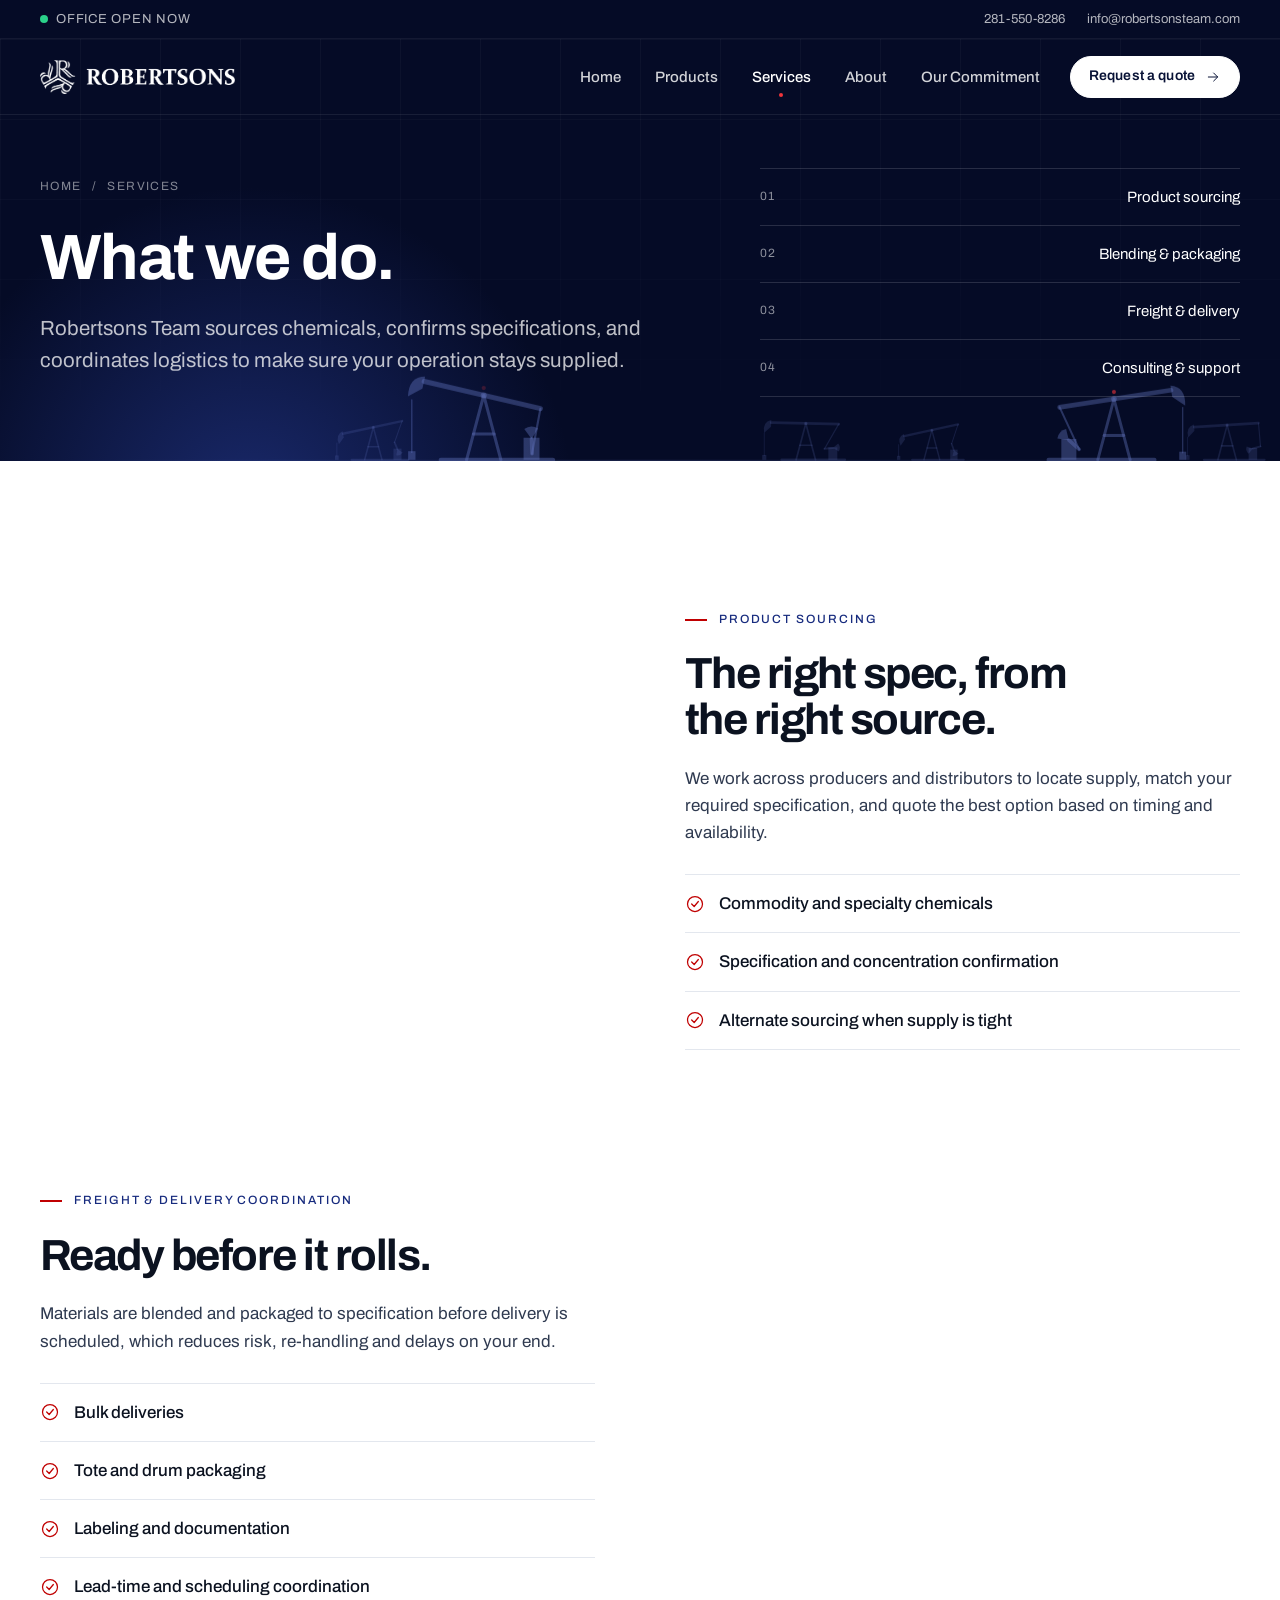
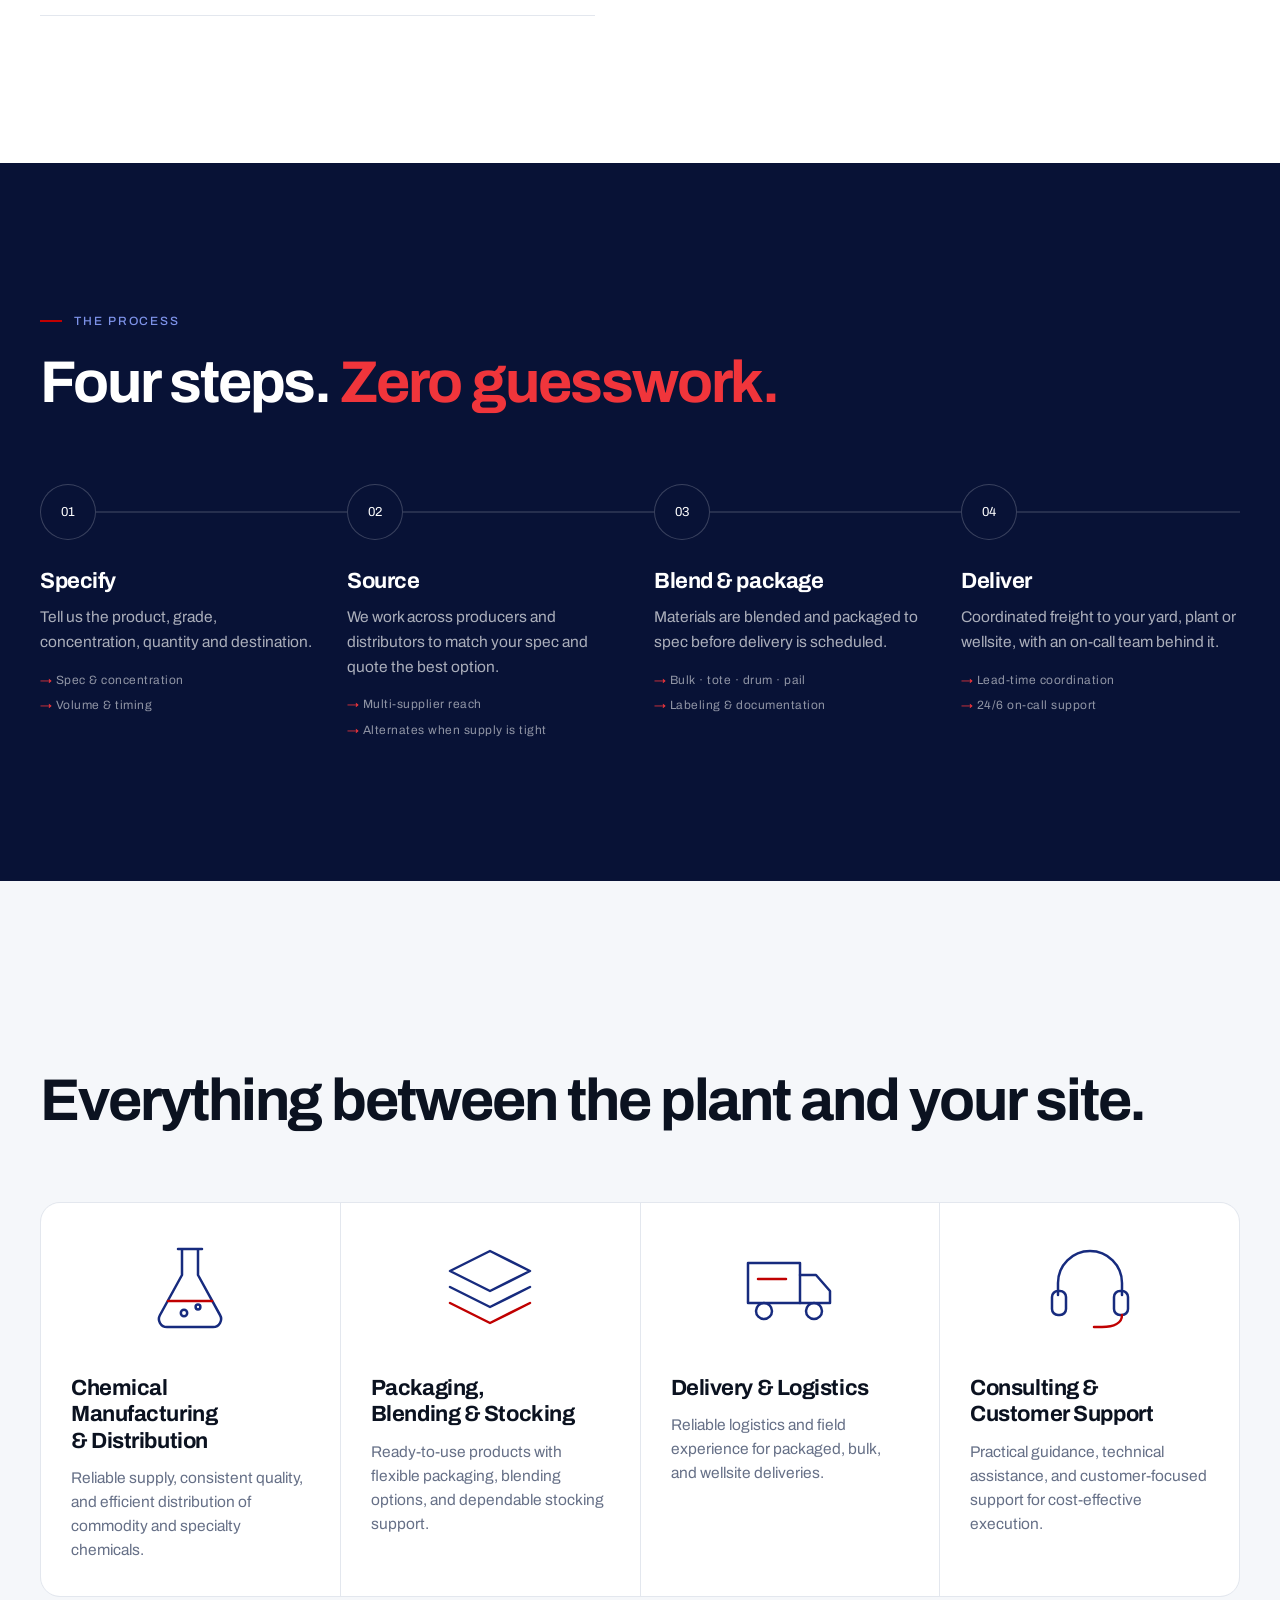
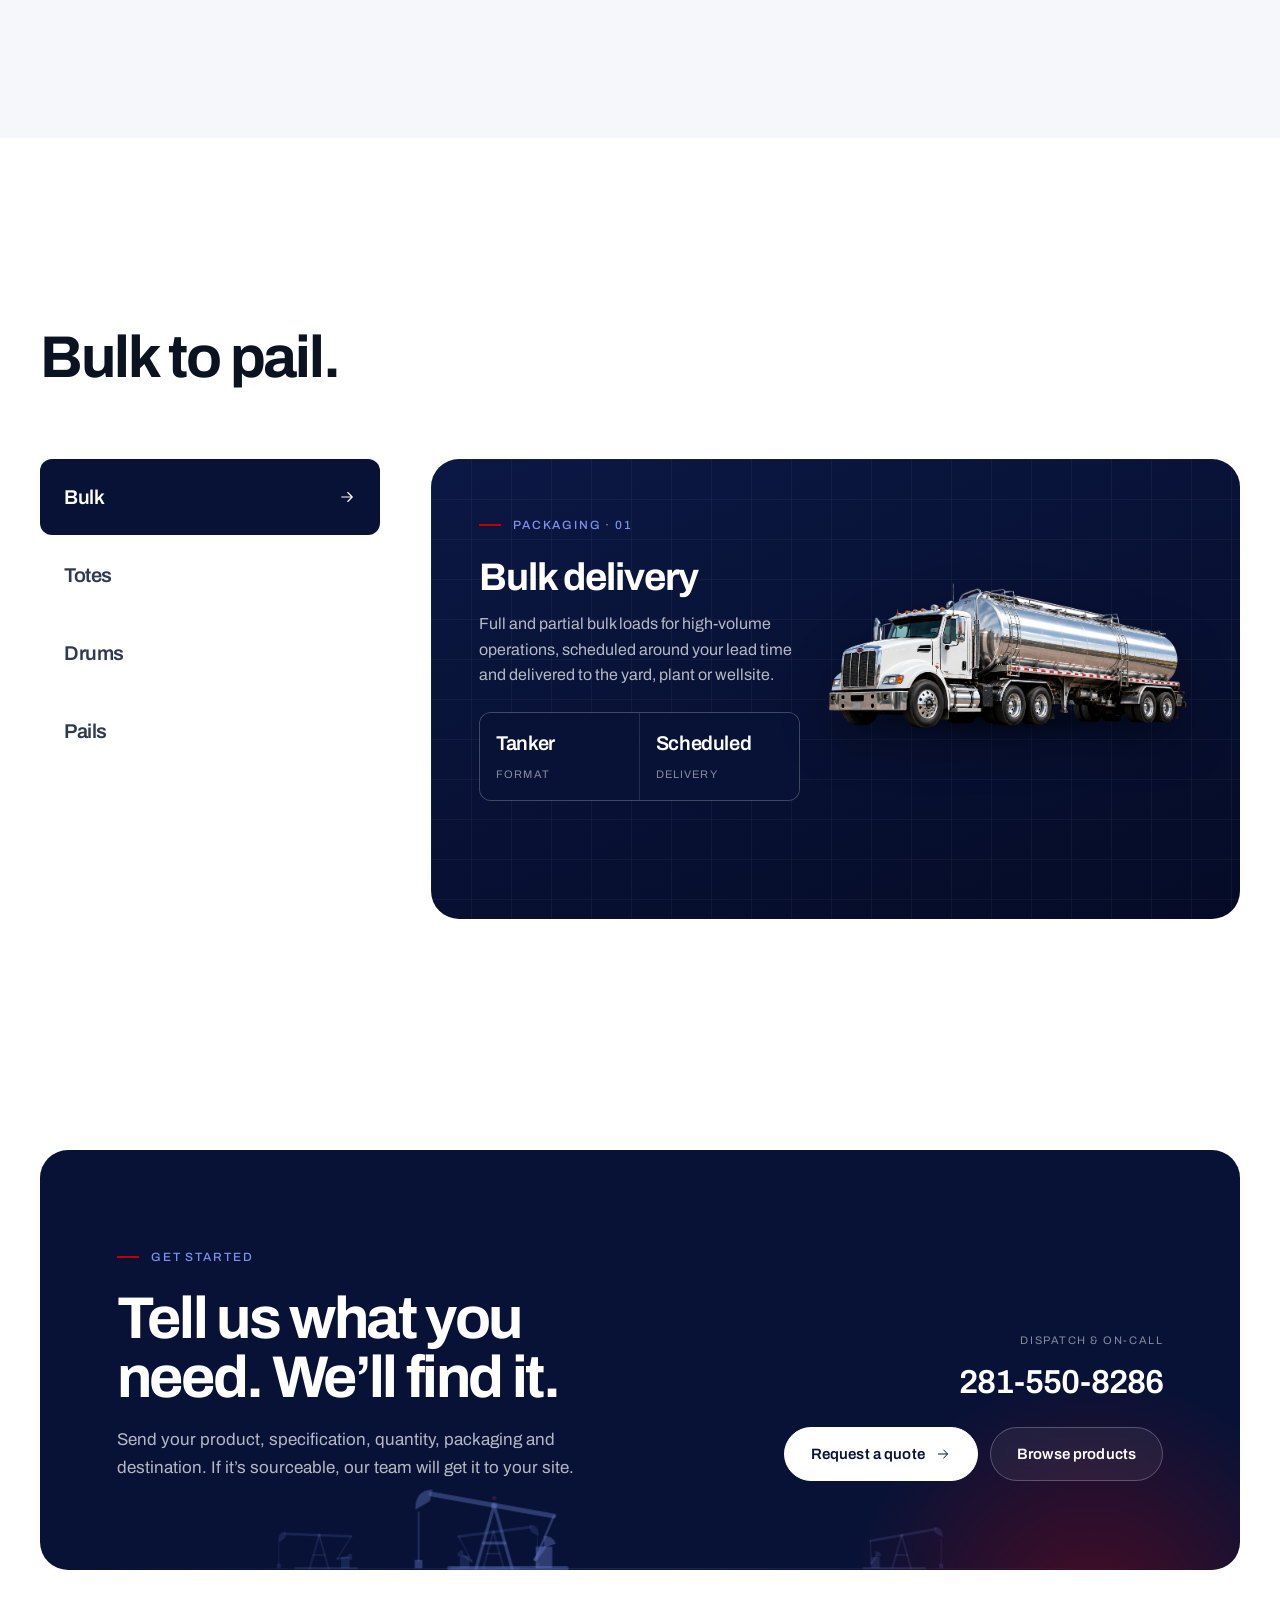
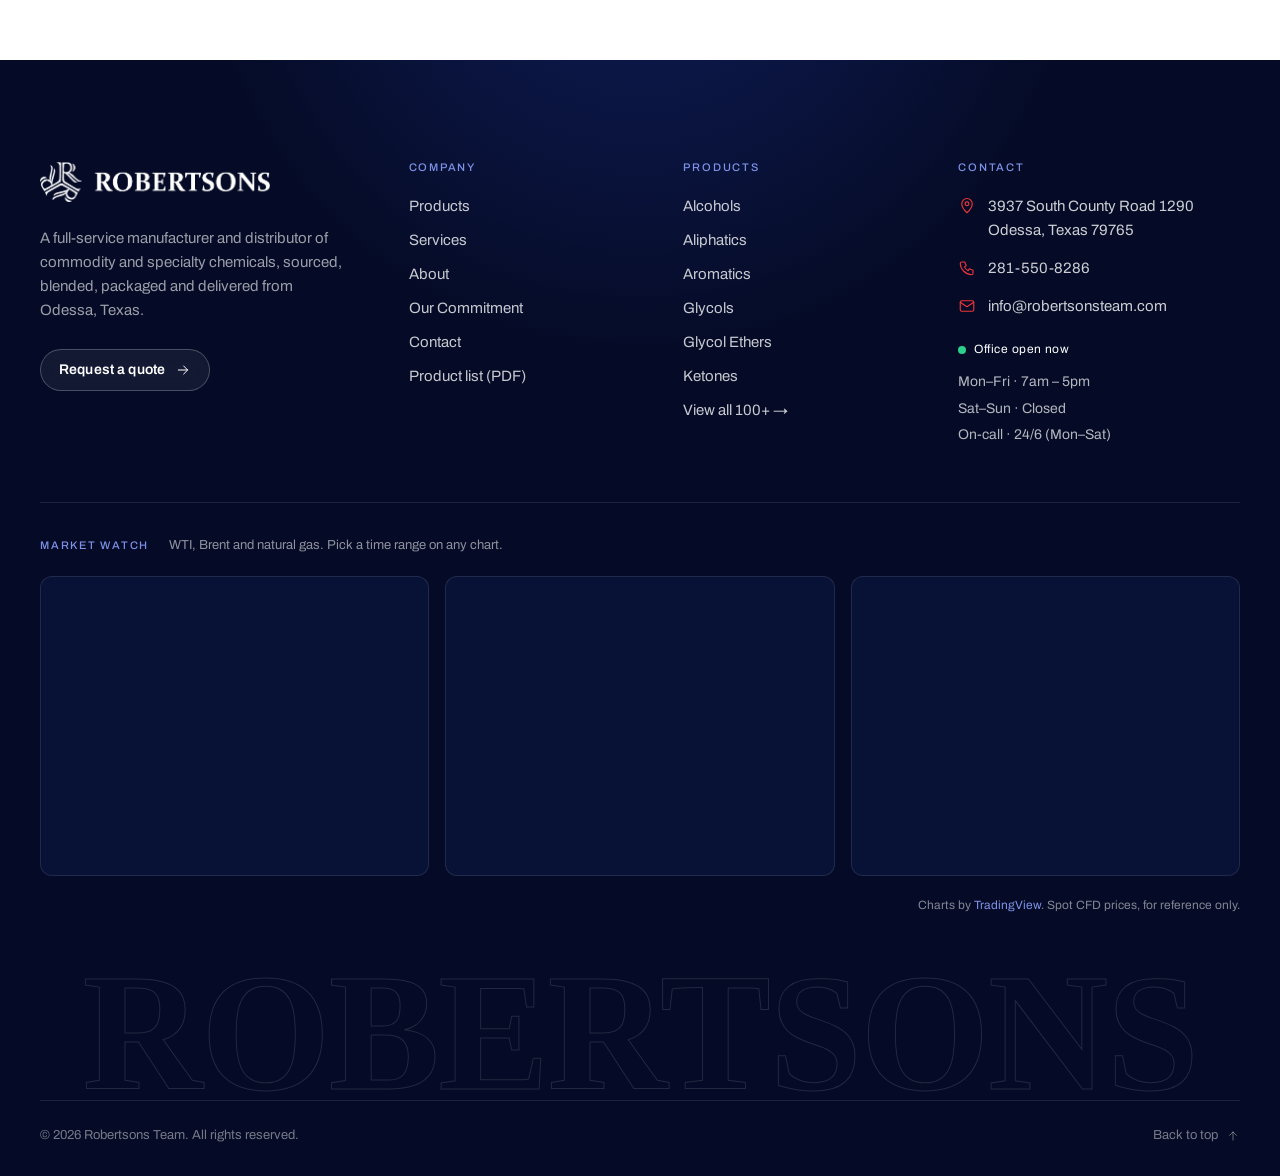
<file: services.html>
<!doctype html>
<html lang="en" class="no-js">
<head>
<meta charset="utf-8">
<meta name="viewport" content="width=device-width, initial-scale=1, viewport-fit=cover">
<title>Services | Robertsons Team</title>
<meta name="description" content="Product sourcing, blending, packaging and freight coordination for commodity and specialty chemicals.">
<meta name="theme-color" content="#050B26">
<meta property="og:title" content="Services | Robertsons Team"><meta property="og:description" content="Product sourcing, blending, packaging and freight coordination for commodity and specialty chemicals."><meta property="og:type" content="website">
<link rel="icon" href="assets/img/logo-mark.png">
<link rel="preconnect" href="https://fonts.googleapis.com"><link rel="preconnect" href="https://fonts.gstatic.com" crossorigin><link href="https://fonts.googleapis.com/css2?family=Archivo:wdth,wght@62..125,300..800&family=Tinos:wght@700&display=swap" rel="stylesheet">
<link rel="stylesheet" href="assets/css/site.css?v=20261110">
<script>document.documentElement.className="js";setTimeout(function(){document.documentElement.classList.add("is-ready")},2500);</script>
</head><body>
<a class="skip" href="#main">Skip to content</a>
<div class="progress" aria-hidden="true"></div>
<div class="veil" aria-hidden="true"></div>
<div class="utility"><div class="wrap">
  <div class="u-left"><span class="status" data-status><span class="dot"></span><span class="st-text">On-call 24/6 · Mon–Sat</span></span></div>
  <div class="u-right"><a href="tel:+12815508286">281-550-8286</a><a class="hide-sm" href="mailto:info@robertsonsteam.com">info@robertsonsteam.com</a></div>
</div></div>
<header class="header"><div class="wrap">
  <a class="brand" href="index.html" aria-label="Robertsons Team home">
    <img class="logo-white" src="assets/img/logo-white-h.png" alt="Robertsons" width="194" height="34">
    <img class="logo-color" src="assets/img/logo-h.png" alt="" width="194" height="34">
  </a>
  <nav class="nav" aria-label="Main"><a class="nl" href="index.html">Home</a><a class="nl" href="products.html">Products</a><a class="nl" href="services.html" aria-current="page">Services</a><a class="nl" href="about.html">About</a><a class="nl" href="commitment.html">Our Commitment</a><a class="btn sm" href="contact.html">Request a quote <svg viewBox="0 0 24 24" class="ico arr" aria-hidden="true"><path d="M5 12h14M13 6l6 6-6 6"/></svg></a></nav>
  <button class="burger" type="button" aria-label="Menu" aria-expanded="false" aria-controls="mmenu"><span></span><span></span></button>
</div></header>
<div class="mmenu" id="mmenu" aria-hidden="true">
  <nav aria-label="Mobile"><a href="index.html" style="--i:0"><small>01</small>Home</a><a href="products.html" style="--i:1"><small>02</small>Products</a><a href="services.html" style="--i:2"><small>03</small>Services</a><a href="about.html" style="--i:3"><small>04</small>About</a><a href="commitment.html" style="--i:4"><small>05</small>Our Commitment</a><a href="contact.html" style="--i:5"><small>06</small>Contact</a></nav>
  <div class="m-foot"><span>Call or text dispatch</span><a href="tel:+12815508286">281-550-8286</a><a href="mailto:info@robertsonsteam.com" style="font-size:15px">info@robertsonsteam.com</a></div>
</div>
<main id="main"><section class="page-hero">
  <canvas class="pumpjacks" data-density="0.8" aria-hidden="true"></canvas>
  <div class="wrap"><div class="ph-grid">
    <div>
      <div class="crumbs fade-in" style="--d:.1s"><a href="index.html">Home</a><span>/</span><span>Services</span></div>
      <h1 class=""><span class="line"><span style="--i:0">What we do.</span></span></h1>
      <p class="lead fade-in" style="--d:.55s">Robertsons Team sources chemicals, confirms specifications, and coordinates logistics to make sure your operation stays supplied.</p>
    </div>
    <div class="ph-aside fade-in" style="--d:.7s"><div><span>01</span><span>Product sourcing</span></div><div><span>02</span><span>Blending &amp; packaging</span></div><div><span>03</span><span>Freight &amp; delivery</span></div><div><span>04</span><span>Consulting &amp; support</span></div></div>
  </div></div>
</section>
<section class="section"><div class="wrap">
  <div class="feature">
    <div class="f-art f-photo" data-wipe><img class="fp-bottom" src="assets/img/sourcing.png" alt="Chemical storage tanks at a terminal against a sunset sky" width="1672" height="941" loading="lazy" decoding="async"><span class="tag">01 · Sourcing</span></div>
    <div>
      <span class="eyebrow" data-reveal>Product sourcing</span>
      <h2 data-reveal style="--i:1">The right spec, from the right source.</h2>
      <p data-reveal style="--i:2">We work across producers and distributors to locate supply, match your required specification, and quote the best option based on timing and availability.</p>
      <div data-reveal style="--i:3"><ul class="checks"><li><svg viewBox="0 0 24 24" class="ico" aria-hidden="true"><circle cx="12" cy="12" r="9"/><path d="m8 12 3 3 5-6"/></svg>Commodity and specialty chemicals</li><li><svg viewBox="0 0 24 24" class="ico" aria-hidden="true"><circle cx="12" cy="12" r="9"/><path d="m8 12 3 3 5-6"/></svg>Specification and concentration confirmation</li><li><svg viewBox="0 0 24 24" class="ico" aria-hidden="true"><circle cx="12" cy="12" r="9"/><path d="m8 12 3 3 5-6"/></svg>Alternate sourcing when supply is tight</li></ul></div>
    </div>
  </div>
  <div class="feature flip">
    <div class="f-art f-photo" data-wipe><img src="assets/img/truck.png" alt="Stainless steel tanker truck on the highway at sunset" width="1672" height="941" loading="lazy" decoding="async" style="object-position:40% 50%"><span class="tag">02 · Logistics</span></div>
    <div>
      <span class="eyebrow" data-reveal>Freight &amp; delivery coordination</span>
      <h2 data-reveal style="--i:1">Ready before it rolls.</h2>
      <p data-reveal style="--i:2">Materials are blended and packaged to specification before delivery is scheduled, which reduces risk, re-handling and delays on your end.</p>
      <div data-reveal style="--i:3"><ul class="checks"><li><svg viewBox="0 0 24 24" class="ico" aria-hidden="true"><circle cx="12" cy="12" r="9"/><path d="m8 12 3 3 5-6"/></svg>Bulk deliveries</li><li><svg viewBox="0 0 24 24" class="ico" aria-hidden="true"><circle cx="12" cy="12" r="9"/><path d="m8 12 3 3 5-6"/></svg>Tote and drum packaging</li><li><svg viewBox="0 0 24 24" class="ico" aria-hidden="true"><circle cx="12" cy="12" r="9"/><path d="m8 12 3 3 5-6"/></svg>Labeling and documentation</li><li><svg viewBox="0 0 24 24" class="ico" aria-hidden="true"><circle cx="12" cy="12" r="9"/><path d="m8 12 3 3 5-6"/></svg>Lead-time and scheduling coordination</li></ul></div>
    </div>
  </div>
</div></section>

<section class="section bg-navy" style="overflow:hidden"><div class="wrap">
  <div class="section-head"><div><span class="eyebrow" data-reveal>The process</span><h2 class="h2" data-reveal style="--i:1">Four steps. <span class="accent">Zero guesswork.</span></h2></div></div>
  <div class="process"><div class="step" data-reveal style="--i:0"><div class="s-dot">01</div><h3>Specify</h3><p>Tell us the product, grade, concentration, quantity and destination.</p><ul><li>Spec &amp; concentration</li><li>Volume &amp; timing</li></ul></div><div class="step" data-reveal style="--i:1"><div class="s-dot">02</div><h3>Source</h3><p>We work across producers and distributors to match your spec and quote the best option.</p><ul><li>Multi-supplier reach</li><li>Alternates when supply is tight</li></ul></div><div class="step" data-reveal style="--i:2"><div class="s-dot">03</div><h3>Blend &amp; package</h3><p>Materials are blended and packaged to spec before delivery is scheduled.</p><ul><li>Bulk · tote · drum · pail</li><li>Labeling &amp; documentation</li></ul></div><div class="step" data-reveal style="--i:3"><div class="s-dot">04</div><h3>Deliver</h3><p>Coordinated freight to your yard, plant or wellsite, with an on-call team behind it.</p><ul><li>Lead-time coordination</li><li>24/6 on-call support</li></ul></div></div>
</div></section>

<section class="section bg-paper"><div class="wrap">
  <div class="section-head"><div><span class="eyebrow" data-reveal>Capabilities</span><h2 class="h2" data-reveal style="--i:1">Everything between the plant and your site.</h2></div></div>
  <div class="pillars"><article class="pillar" data-reveal style="--i:0"><svg viewBox="0 0 48 48" class="ico p-ico" aria-hidden="true"><path d="M18 5h12M20 5v13L9 38a4 4 0 0 0 3.5 6h23a4 4 0 0 0 3.5-6L28 18V5"/><path class="r" d="M13 31h22"/><circle cx="21" cy="37" r="1.6"/><circle cx="28" cy="34" r="1.2"/></svg><h3>Chemical Manufacturing &amp; Distribution</h3><p>Reliable supply, consistent quality, and efficient distribution of commodity and specialty chemicals.</p></article><article class="pillar" data-reveal style="--i:1"><svg viewBox="0 0 48 48" class="ico p-ico" aria-hidden="true"><path d="M24 6 4 16l20 10 20-10z"/><path d="m4 24 20 10 20-10"/><path class="r" d="m4 32 20 10 20-10"/></svg><h3>Packaging, Blending &amp; Stocking</h3><p>Ready-to-use products with flexible packaging, blending options, and dependable stocking support.</p></article><article class="pillar" data-reveal style="--i:2"><svg viewBox="0 0 48 48" class="ico p-ico" aria-hidden="true"><path d="M3 12h26v20H3z"/><path d="M29 18h8l7 8v6H29"/><circle cx="11" cy="36" r="4"/><circle cx="36" cy="36" r="4"/><path class="r" d="M8 20h14"/></svg><h3>Delivery &amp; Logistics</h3><p>Reliable logistics and field experience for packaged, bulk, and wellsite deliveries.</p></article><article class="pillar" data-reveal style="--i:3"><svg viewBox="0 0 48 48" class="ico p-ico" aria-hidden="true"><path d="M8 28v-6a16 16 0 0 1 32 0v6"/><rect x="5" y="26" width="7" height="12" rx="3"/><rect x="36" y="26" width="7" height="12" rx="3"/><path class="r" d="M40 38c0 4-4 6-10 6h-4"/></svg><h3>Consulting &amp; Customer Support</h3><p>Practical guidance, technical assistance, and customer-focused support for cost-effective execution.</p></article></div>
</div></section>

<section class="section"><div class="wrap">
  <div class="section-head"><div><span class="eyebrow" data-reveal>Packaging</span><h2 class="h2" data-reveal style="--i:1">Bulk to pail.</h2></div></div>
  <div class="pack" data-tabs><div class="pack-tabs" role="tablist" aria-label="Packaging options" aria-orientation="vertical"><button class="pack-tab" role="tab" id="t-bulk" aria-controls="p-bulk" aria-selected="true" tabindex="0"><span class="pt-t">Bulk</span><svg viewBox="0 0 24 24" class="ico pt-a" aria-hidden="true"><path d="M5 12h14M13 6l6 6-6 6"/></svg></button><button class="pack-tab" role="tab" id="t-tote" aria-controls="p-tote" aria-selected="false" tabindex="-1"><span class="pt-t">Totes</span><svg viewBox="0 0 24 24" class="ico pt-a" aria-hidden="true"><path d="M5 12h14M13 6l6 6-6 6"/></svg></button><button class="pack-tab" role="tab" id="t-drum" aria-controls="p-drum" aria-selected="false" tabindex="-1"><span class="pt-t">Drums</span><svg viewBox="0 0 24 24" class="ico pt-a" aria-hidden="true"><path d="M5 12h14M13 6l6 6-6 6"/></svg></button><button class="pack-tab" role="tab" id="t-pail" aria-controls="p-pail" aria-selected="false" tabindex="-1"><span class="pt-t">Pails</span><svg viewBox="0 0 24 24" class="ico pt-a" aria-hidden="true"><path d="M5 12h14M13 6l6 6-6 6"/></svg></button></div><div class="pack-panels" data-reveal="fade"><div class="pack-panel on" role="tabpanel" id="p-bulk" aria-labelledby="t-bulk"><div><span class="eyebrow">Packaging · 01</span><h3>Bulk delivery</h3><p>Full and partial bulk loads for high-volume operations, scheduled around your lead time and delivered to the yard, plant or wellsite.</p><div class="pack-specs"><div><b>Tanker</b><span>Format</span></div><div><b>Scheduled</b><span>Delivery</span></div></div></div><div class="pp-art pp-photo pp-bulk"><img src="assets/img/bulk1.png" alt="Stainless steel tanker truck for bulk chemical delivery" width="1200" height="800" loading="lazy" decoding="async"></div></div><div class="pack-panel" role="tabpanel" id="p-tote" aria-labelledby="t-tote"><div><span class="eyebrow">Packaging · 02</span><h3>IBC totes</h3><p>Intermediate bulk containers blended and filled to spec, labeled and documented, ready to stage on location.</p><div class="pack-specs"><div><b>275 / 330</b><span>Gallons (standard)</span></div><div><b>Labeled</b><span>&amp; documented</span></div></div></div><div class="pp-art pp-photo pp-tote"><img src="assets/img/tote1.png" alt="IBC tote of chemical product, 275–330 gallon" width="1200" height="800" loading="lazy" decoding="async"></div></div><div class="pack-panel" role="tabpanel" id="p-drum" aria-labelledby="t-drum"><div><span class="eyebrow">Packaging · 03</span><h3>Drums</h3><p>Steel and poly drums for smaller volumes, specialty products and controlled dosing programs.</p><div class="pack-specs"><div><b>55</b><span>Gallons (standard)</span></div><div><b>Stocked</b><span>Ready to ship</span></div></div></div><div class="pp-art pp-photo pp-drum"><img src="assets/img/drum1.png" alt="55-gallon chemical drum" width="1200" height="800" loading="lazy" decoding="async"></div></div><div class="pack-panel" role="tabpanel" id="p-pail" aria-labelledby="t-pail"><div><span class="eyebrow">Packaging · 04</span><h3>Pails</h3><p>Pails for additives, samples, trials and the hard-to-reach jobs where every gallon counts.</p><div class="pack-specs"><div><b>5</b><span>Gallons (standard)</span></div><div><b>Small-lot</b><span>Friendly</span></div></div></div><div class="pp-art pp-photo pp-pail"><img src="assets/img/pail1.png" alt="5-gallon chemical pail" width="1200" height="800" loading="lazy" decoding="async"></div></div></div></div>
</div></section>
<section class="section tight"><div class="wrap">
  <div class="cta" data-reveal="scale">
    <canvas class="pumpjacks" data-density=".6" aria-hidden="true"></canvas>
    <div><span class="eyebrow">Get started</span><h2>Tell us what you need. We’ll find it.</h2><p>Send your product, specification, quantity, packaging and destination. If it’s sourceable, our team will get it to your site.</p></div>
    <div><a class="cta-phone" href="tel:+12815508286"><small>Dispatch &amp; on-call</small>281-550-8286</a>
      <div class="btn-row"><a class="btn light" href="contact.html">Request a quote <svg viewBox="0 0 24 24" class="ico arr" aria-hidden="true"><path d="M5 12h14M13 6l6 6-6 6"/></svg></a><a class="btn glass" href="products.html">Browse products</a></div></div>
  </div>
</div></section>
<style>.flow path{stroke-dasharray:4 8 !important;animation:flow 1.6s linear infinite}@keyframes flow{to{stroke-dashoffset:-24}}@media (prefers-reduced-motion:reduce){.flow path{animation:none}}</style></main>
<footer class="footer">
  <div class="wrap">
    <div class="f-top">
      <div class="f-brand">
        <img src="assets/img/logo-white-h.png" alt="Robertsons" width="229" height="40">
        <p>A full-service manufacturer and distributor of commodity and specialty chemicals, sourced, blended, packaged and delivered from Odessa, Texas.</p>
        <a class="btn glass sm" href="contact.html" style="margin-top:12px">Request a quote <svg viewBox="0 0 24 24" class="ico arr" aria-hidden="true"><path d="M5 12h14M13 6l6 6-6 6"/></svg></a>
      </div>
      <div><h4>Company</h4><ul class="f-links">
        <li><a href="products.html">Products</a></li><li><a href="services.html">Services</a></li><li><a href="about.html">About</a></li><li><a href="commitment.html">Our Commitment</a></li><li><a href="contact.html">Contact</a></li>
        <li><a href="assets/docs/RT_Products.pdf" target="_blank" rel="noopener">Product list (PDF)</a></li></ul></div>
      <div><h4>Products</h4><ul class="f-links"><li><a href="products.html#alcohols">Alcohols</a></li><li><a href="products.html#aliphatics">Aliphatics</a></li><li><a href="products.html#aromatics">Aromatics</a></li><li><a href="products.html#glycols">Glycols</a></li><li><a href="products.html#glycol-ethers">Glycol Ethers</a></li><li><a href="products.html#ketones">Ketones</a></li><li><a href="products.html">View all 100+ →</a></li></ul></div>
      <div><h4>Contact</h4>
        <div class="f-contact">
          <div><svg viewBox="0 0 24 24" class="ico" aria-hidden="true"><path d="M12 21s-7-6.2-7-12a7 7 0 0 1 14 0c0 5.8-7 12-7 12z"/><circle cx="12" cy="9" r="2.5"/></svg><span>3937 South County Road 1290<br>Odessa, Texas 79765</span></div>
          <a href="tel:+12815508286"><svg viewBox="0 0 24 24" class="ico" aria-hidden="true"><path d="M5 4h4l2 5-2.5 1.5a11 11 0 0 0 5 5L15 13l5 2v4a2 2 0 0 1-2 2A16 16 0 0 1 3 6a2 2 0 0 1 2-2"/></svg><span>281-550-8286</span></a>
          <a href="mailto:info@robertsonsteam.com"><svg viewBox="0 0 24 24" class="ico" aria-hidden="true"><rect x="3" y="5" width="18" height="14" rx="2"/><path d="m3 7 9 6 9-6"/></svg><span>info@robertsonsteam.com</span></a>
        </div>
        <div class="f-hours">
          <span class="status" data-status><span class="dot"></span><span class="st-text">On-call 24/6</span></span>
          <span>Mon–Fri · 7am – 5pm</span><span>Sat–Sun · Closed</span><span>On-call · 24/6 (Mon–Sat)</span>
        </div>
      </div>
    </div>
    <div class="f-market">
      <div class="f-market-head"><h4>Market watch</h4><p class="mk-note">WTI, Brent and natural gas. Pick a time range on any chart.</p></div>
      <div class="f-charts">
        <div class="f-chart"><div class="tradingview-widget-container"><div class="tradingview-widget-container__widget"></div><script type="text/javascript" src="https://s3.tradingview.com/external-embedding/embed-widget-symbol-overview.js" async>{"symbols": [["WTI Crude", "OANDA:WTICOUSD|1M"]], "chartOnly": false, "width": "100%", "height": "100%", "autosize": true, "locale": "en", "colorTheme": "dark", "isTransparent": false, "backgroundColor": "#081236", "gridLineColor": "rgba(255, 255, 255, 0.06)", "fontColor": "rgba(255, 255, 255, 0.72)", "fontFamily": "Archivo, -apple-system, Segoe UI, sans-serif", "fontSize": "10", "showVolume": false, "showMA": false, "hideDateRanges": false, "hideMarketStatus": false, "hideSymbolLogo": true, "scalePosition": "right", "scaleMode": "Normal", "noTimeScale": false, "valuesTracking": "1", "changeMode": "price-and-percent", "chartType": "area", "lineWidth": 2, "lineType": 0, "lineColor": "#7D92E8", "topColor": "rgba(125, 146, 232, 0.28)", "bottomColor": "rgba(125, 146, 232, 0)", "dateRanges": ["1d|1", "1m|30", "3m|60", "12m|1D", "60m|1W", "all|1M"]}</script></div></div>
        <div class="f-chart"><div class="tradingview-widget-container"><div class="tradingview-widget-container__widget"></div><script type="text/javascript" src="https://s3.tradingview.com/external-embedding/embed-widget-symbol-overview.js" async>{"symbols": [["Brent Crude", "OANDA:BCOUSD|1M"]], "chartOnly": false, "width": "100%", "height": "100%", "autosize": true, "locale": "en", "colorTheme": "dark", "isTransparent": false, "backgroundColor": "#081236", "gridLineColor": "rgba(255, 255, 255, 0.06)", "fontColor": "rgba(255, 255, 255, 0.72)", "fontFamily": "Archivo, -apple-system, Segoe UI, sans-serif", "fontSize": "10", "showVolume": false, "showMA": false, "hideDateRanges": false, "hideMarketStatus": false, "hideSymbolLogo": true, "scalePosition": "right", "scaleMode": "Normal", "noTimeScale": false, "valuesTracking": "1", "changeMode": "price-and-percent", "chartType": "area", "lineWidth": 2, "lineType": 0, "lineColor": "#7D92E8", "topColor": "rgba(125, 146, 232, 0.28)", "bottomColor": "rgba(125, 146, 232, 0)", "dateRanges": ["1d|1", "1m|30", "3m|60", "12m|1D", "60m|1W", "all|1M"]}</script></div></div>
        <div class="f-chart"><div class="tradingview-widget-container"><div class="tradingview-widget-container__widget"></div><script type="text/javascript" src="https://s3.tradingview.com/external-embedding/embed-widget-symbol-overview.js" async>{"symbols": [["Natural Gas", "OANDA:NATGASUSD|1M"]], "chartOnly": false, "width": "100%", "height": "100%", "autosize": true, "locale": "en", "colorTheme": "dark", "isTransparent": false, "backgroundColor": "#081236", "gridLineColor": "rgba(255, 255, 255, 0.06)", "fontColor": "rgba(255, 255, 255, 0.72)", "fontFamily": "Archivo, -apple-system, Segoe UI, sans-serif", "fontSize": "10", "showVolume": false, "showMA": false, "hideDateRanges": false, "hideMarketStatus": false, "hideSymbolLogo": true, "scalePosition": "right", "scaleMode": "Normal", "noTimeScale": false, "valuesTracking": "1", "changeMode": "price-and-percent", "chartType": "area", "lineWidth": 2, "lineType": 0, "lineColor": "#7D92E8", "topColor": "rgba(125, 146, 232, 0.28)", "bottomColor": "rgba(125, 146, 232, 0)", "dateRanges": ["1d|1", "1m|30", "3m|60", "12m|1D", "60m|1W", "all|1M"]}</script></div></div>
      </div>
      <p class="tv-credit">Charts by <a href="https://www.tradingview.com/" rel="noopener nofollow" target="_blank">TradingView</a>. Spot CFD prices, for reference only.</p>
    </div>
    <div class="f-big" aria-hidden="true">ROBERTSONS</div>
    <div class="f-bottom"><span>© <span data-year>2026</span> Robertsons Team. All rights reserved.</span><a class="to-top" href="#main">Back to top <svg viewBox="0 0 24 24" class="ico" aria-hidden="true"><path d="M12 19V5M6 11l6-6 6 6"/></svg></a></div>
  </div>
</footer>
<script src="assets/js/data.js?v=20261026"></script>
<script src="assets/js/site.js?v=20261028b"></script>

</body>
</html>
</file>
<file: assets/css/site.css>
/* =========================================================
   ROBERTSONS TEAM: Design system
   Brand: Navy #172B7E · Red #C00001
   Type: Archivo (display + text) · Helvetica / Arial (data/labels)
   ========================================================= */

:root{
  --navy-950:#050B26;
  --navy-900:#081236;
  --navy-850:#0B1844;
  --navy-800:#0F1F57;
  --navy:#172B7E;
  --navy-500:#2E47B0;
  --navy-300:#7D92E8;
  --navy-100:#E7EBFA;
  --red:#C00001;
  --red-400:#F0353B;
  --ink:#0B1220;
  --ink-2:#2F3a50;
  --muted:#667087;
  --line:#E3E7EE;
  --line-2:#D3D9E3;
  --paper:#F5F7FA;
  --white:#FFFFFF;
  --good:#12805C;
  --warn:#B26B00;

  --f-sans:"Archivo", ui-sans-serif, system-ui, -apple-system, "Segoe UI", Roboto, Arial, sans-serif;
  --f-mono:var(--f-sans);

  --wrap:1240px;
  --gutter:clamp(16px, 4vw, 40px);
  --r-sm:6px; --r:12px; --r-lg:20px; --r-xl:28px;
  --ease:cubic-bezier(.16,1,.3,1);
  --ease-io:cubic-bezier(.65,0,.35,1);
  --shadow-1:0 1px 2px rgba(11,18,32,.05), 0 2px 8px rgba(11,18,32,.04);
  --shadow-2:0 2px 4px rgba(11,18,32,.04), 0 12px 32px -8px rgba(11,18,32,.14);
  --shadow-3:0 30px 80px -20px rgba(5,11,38,.35);
  --header-h:76px;
}

/* ---------- Base ---------- */
*,*::before,*::after{box-sizing:border-box}
html{-webkit-text-size-adjust:100%;scroll-behavior:smooth}
body{
  margin:0;font-family:var(--f-sans);font-size:17px;line-height:1.6;color:var(--ink);
  background:var(--white);-webkit-font-smoothing:antialiased;text-rendering:optimizeLegibility;
  overflow-x:hidden;
}
img,svg,canvas{display:block;max-width:100%}
a{color:inherit;text-decoration:none}
button,input,select,textarea{font:inherit;color:inherit}
button{cursor:pointer;background:none;border:0;padding:0}
::selection{background:var(--navy);color:#fff}
:focus-visible{outline:2px solid var(--navy-500);outline-offset:3px;border-radius:4px}
.sr-only{position:absolute;width:1px;height:1px;padding:0;margin:-1px;overflow:hidden;clip:rect(0,0,0,0);border:0}
.skip{position:fixed;left:16px;top:-60px;z-index:200;background:var(--ink);color:#fff;padding:10px 16px;border-radius:8px;transition:top .2s}
.skip:focus{top:16px}

.wrap{width:100%;max-width:calc(var(--wrap) + var(--gutter)*2);margin:0 auto;padding:0 var(--gutter)}
.section{padding:clamp(80px,11vw,150px) 0;position:relative}
.section.tight{padding:clamp(56px,7vw,96px) 0}
.bg-paper{background:var(--paper)}
.bg-navy{background:var(--navy-900);color:#fff}

/* ---------- Type ---------- */
h1,h2,h3,h4{margin:0;font-weight:700;letter-spacing:-.025em;line-height:1.05;text-wrap:balance}
p{margin:0 0 1em}
.display{font-size:clamp(44px,7.4vw,108px);line-height:.95;letter-spacing:-.045em;font-weight:700;font-stretch:96%}
.h2{font-size:clamp(34px,4.6vw,64px);letter-spacing:-.035em;line-height:1}
.h3{font-size:clamp(22px,2vw,28px);letter-spacing:-.02em;line-height:1.15}
.lead{font-size:clamp(18px,1.6vw,22px);line-height:1.55;color:var(--ink-2);max-width:60ch;text-wrap:pretty}
.bg-navy .lead,.hero .lead{color:rgba(255,255,255,.74)}
.muted{color:var(--muted)}
.mono{font-family:var(--f-mono)}
.eyebrow{
  display:inline-flex;align-items:center;gap:12px;font-family:var(--f-mono);font-size:12px;font-weight:500;
  letter-spacing:.16em;text-transform:uppercase;color:var(--navy);margin-bottom:22px;
}
.eyebrow::before{content:"";width:22px;height:2px;background:var(--red)}
.bg-navy .eyebrow,.hero .eyebrow,.pack-panel .eyebrow,.cta .eyebrow,.page-hero .eyebrow{color:var(--navy-300)}
.accent{color:var(--red)}
.bg-navy .accent,.hero .accent{color:var(--red-400)}
.outline-text{color:transparent;-webkit-text-stroke:1.5px currentColor}
.hero .outline-text{-webkit-text-stroke:1.5px rgba(255,255,255,.85)}

.section-head{display:grid;grid-template-columns:1fr auto;gap:32px;align-items:end;margin-bottom:clamp(40px,6vw,72px)}
.section-head .lead{margin:20px 0 0}
@media (max-width:820px){.section-head{grid-template-columns:1fr}}

/* ---------- Buttons ---------- */
.btn{
  --bg:var(--navy);--fg:#fff;--bd:var(--navy);
  position:relative;display:inline-flex;align-items:center;justify-content:center;gap:10px;
  height:54px;padding:0 26px;border-radius:999px;background:var(--bg);color:var(--fg);
  border:1px solid var(--bd);font-weight:600;font-size:15px;letter-spacing:.01em;white-space:nowrap;
  overflow:hidden;isolation:isolate;transition:color .35s var(--ease),border-color .35s var(--ease),transform .35s var(--ease);
}
.btn::before{
  content:"";position:absolute;inset:0;z-index:-1;background:var(--hover,var(--red));
  transform:translateY(101%);border-radius:inherit;transition:transform .5s var(--ease);
}
.btn:hover::before{transform:translateY(0)}
.btn:hover{border-color:var(--hover,var(--red));color:var(--hover-fg,#fff)}
.btn .arr{width:16px;height:16px;transition:transform .4s var(--ease)}
.btn:hover .arr{transform:translateX(4px)}
.btn.ghost{--bg:transparent;--fg:var(--ink);--bd:var(--line-2);--hover:var(--ink)}
.btn.light{--bg:#fff;--fg:var(--navy-900);--bd:#fff;--hover:var(--red)}
.btn.glass{--bg:rgba(255,255,255,.06);--fg:#fff;--bd:rgba(255,255,255,.24);--hover:#fff;--hover-fg:var(--navy-900);backdrop-filter:blur(8px)}
.btn.sm{height:42px;padding:0 18px;font-size:14px}
.btn-row{display:flex;flex-wrap:wrap;gap:12px}

.link-arrow{display:inline-flex;align-items:center;gap:8px;font-weight:600;color:var(--navy);position:relative}
.link-arrow::after{content:"";position:absolute;left:0;right:24px;bottom:-3px;height:1.5px;background:currentColor;transform:scaleX(0);transform-origin:right;transition:transform .45s var(--ease)}
.link-arrow:hover::after{transform:scaleX(1);transform-origin:left}
.link-arrow svg{width:16px;height:16px;transition:transform .4s var(--ease)}
.link-arrow:hover svg{transform:translateX(4px)}

/* ---------- Progress bar ---------- */
.progress{position:fixed;left:0;top:0;height:2px;width:100%;z-index:120;transform-origin:0 50%;transform:scaleX(var(--p,0));background:linear-gradient(90deg,var(--red),var(--red-400))}

/* ---------- Utility bar ---------- */
.utility{
  position:relative;z-index:61;background:var(--navy-950);color:rgba(255,255,255,.7);font-size:13px;
  border-bottom:1px solid rgba(255,255,255,.06)
}
.utility .wrap{display:flex;align-items:center;justify-content:space-between;height:38px;gap:16px}
.utility a:hover{color:#fff}
.utility .u-left,.utility .u-right{display:flex;align-items:center;gap:22px}
.status{display:inline-flex;align-items:center;gap:8px;font-family:var(--f-mono);font-size:12px;letter-spacing:.04em}
.utility .status{font-family:inherit;font-size:inherit;letter-spacing:.06em;text-transform:uppercase}
.status .dot{width:8px;height:8px;border-radius:50%;background:#7a8199;position:relative}
.status[data-state="open"] .dot,.status[data-state="oncall"] .dot{background:#2BD18A}
.status[data-state="oncall"] .dot{background:#F2B33D}
.status[data-state="open"] .dot::after,.status[data-state="oncall"] .dot::after{content:"";position:absolute;inset:-4px;border-radius:50%;border:1.5px solid currentColor;color:inherit;opacity:.0;animation:ping 2s var(--ease) infinite}
.status[data-state="open"] .dot::after{border-color:#2BD18A}
.status[data-state="oncall"] .dot::after{border-color:#F2B33D}
@keyframes ping{0%{transform:scale(.6);opacity:.9}100%{transform:scale(1.8);opacity:0}}
@media (max-width:760px){.utility .hide-sm{display:none}}

/* ---------- Header ---------- */
.header{
  position:sticky;top:0;z-index:60;height:var(--header-h);
  transition:background .4s var(--ease),box-shadow .4s var(--ease),transform .5s var(--ease),border-color .4s;
  border-bottom:1px solid rgba(255,255,255,.08);
  margin-bottom:calc(var(--header-h) * -1);
}
.header .wrap{height:100%;display:flex;align-items:center;justify-content:space-between;gap:24px}
.brand{display:flex;align-items:center;flex-shrink:0;position:relative;height:34px}
.brand img{height:34px;width:auto;transition:opacity .35s}
.brand .logo-color{position:absolute;left:0;top:0;opacity:0}
.header.is-solid{background:rgba(255,255,255,.86);backdrop-filter:saturate(1.6) blur(18px);-webkit-backdrop-filter:saturate(1.6) blur(18px);border-color:var(--line);box-shadow:0 8px 30px -18px rgba(11,18,32,.25)}
.header.is-solid .logo-white{opacity:0}
.header.is-solid .logo-color{opacity:1}
.header.is-hidden{transform:translateY(-100%)}

.nav{display:flex;align-items:center;gap:6px}
.nav a.nl{
  position:relative;padding:10px 14px;font-size:15px;font-weight:500;color:rgba(255,255,255,.82);border-radius:999px;
  transition:color .3s,background .3s
}
.nav a.nl:hover{color:#fff;background:rgba(255,255,255,.08)}
.nav a.nl[aria-current="page"]{color:#fff}
.nav a.nl[aria-current="page"]::after{content:"";position:absolute;left:50%;bottom:2px;width:4px;height:4px;border-radius:50%;background:var(--red-400);transform:translateX(-50%)}
.header.is-solid .nav a.nl{color:var(--ink-2)}
.header.is-solid .nav a.nl:hover{color:var(--ink);background:var(--paper)}
.header.is-solid .nav a.nl[aria-current="page"]{color:var(--navy)}
.nav .btn{margin-left:10px}
.header:not(.is-solid) .nav .btn{--bg:#fff;--fg:var(--navy-900);--bd:#fff}

.burger{display:none;width:46px;height:46px;border-radius:50%;border:1px solid rgba(255,255,255,.25);position:relative;z-index:90}
.burger span{position:absolute;left:14px;right:14px;height:1.5px;background:#fff;transition:transform .45s var(--ease),top .45s var(--ease),background .3s}
.burger span:nth-child(1){top:18px}.burger span:nth-child(2){top:26px}
.header.is-solid .burger{border-color:var(--line-2)}
.header.is-solid .burger span{background:var(--ink)}
body.menu-open .burger span{background:#fff !important}
body.menu-open .burger span:nth-child(1){top:22px;transform:rotate(45deg)}
body.menu-open .burger span:nth-child(2){top:22px;transform:rotate(-45deg)}
body.menu-open .burger{border-color:rgba(255,255,255,.25)}

.mmenu{
  position:fixed;inset:0;z-index:80;background:var(--navy-950);color:#fff;
  padding:calc(var(--header-h) + 40px) var(--gutter) 40px;display:flex;flex-direction:column;justify-content:space-between;
  clip-path:circle(0 at calc(100% - 44px) 56px);transition:clip-path .8s var(--ease-io);visibility:hidden
}
body.menu-open .mmenu{clip-path:circle(150% at calc(100% - 44px) 56px);visibility:visible}
body.menu-open{overflow:hidden}
body.menu-open .header{background:transparent;box-shadow:none;border-color:transparent;backdrop-filter:none}
body.menu-open .header .logo-white{opacity:1}
body.menu-open .header .logo-color{opacity:0}
.mmenu nav a{display:flex;align-items:baseline;gap:16px;font-size:clamp(36px,10vw,56px);font-weight:700;letter-spacing:-.04em;line-height:1.15;
  opacity:0;transform:translateY(30px);transition:opacity .6s var(--ease),transform .6s var(--ease)}
.mmenu nav a small{font-family:var(--f-mono);font-size:12px;color:var(--navy-300);letter-spacing:.1em;font-weight:400}
body.menu-open .mmenu nav a{opacity:1;transform:none;transition-delay:calc(.25s + var(--i)*.06s)}
.mmenu .m-foot{font-size:14px;color:rgba(255,255,255,.6);display:grid;gap:6px}
.mmenu .m-foot a{color:#fff;font-size:18px}
@media (max-width:980px){.nav{display:none}.burger{display:block}}

/* ---------- Hero (home) ---------- */
.hero{
  position:relative;color:#fff;background:var(--navy-950);overflow:hidden;isolation:isolate;
  min-height:min(calc(100svh - 38px - 72px - 24px),836px);display:flex;flex-direction:column;justify-content:flex-end;
  padding:calc(var(--header-h) - 8px) 0 0;
}
.hero canvas.pumpjacks{position:absolute;inset:0;width:100%;height:100%;z-index:-1}
.hero::before{ /* glow */
  content:"";position:absolute;z-index:-2;width:1100px;height:1100px;right:-300px;top:-380px;border-radius:50%;
  background:radial-gradient(closest-side,rgba(46,71,176,.55),rgba(23,43,126,.18) 55%,transparent 75%);
  animation:drift 18s ease-in-out infinite alternate
}
.hero::after{ /* grid + vignette */
  content:"";position:absolute;inset:0;z-index:-1;pointer-events:none;
  background-image:linear-gradient(rgba(255,255,255,.035) 1px,transparent 1px),linear-gradient(90deg,rgba(255,255,255,.035) 1px,transparent 1px);
  background-size:80px 80px;mask-image:radial-gradient(ellipse 80% 70% at 60% 30%,#000 30%,transparent 80%);
  -webkit-mask-image:radial-gradient(ellipse 80% 70% at 60% 30%,#000 30%,transparent 80%);
}
@keyframes drift{to{transform:translate(-120px,80px) scale(1.1)}}
.hero-inner{position:relative;flex:1;display:flex;flex-direction:column;justify-content:center;padding-bottom:clamp(28px,3.5vw,44px)}
.hero h1{max-width:13ch;font-size:clamp(38px,4.6vw,68px)}
.hero h1 .line{display:block;overflow:hidden;padding-bottom:.06em}
.hero h1 .line > span{display:inline-block;transform:translateY(105%);transition:transform 1.2s var(--ease);transition-delay:calc(var(--i)*.09s + .15s)}
.is-loaded .hero h1 .line > span{transform:none}
.hero .lead{margin:16px 0 22px;font-size:clamp(16px,1.3vw,19px);max-width:56ch}
.fade-in{opacity:0;transform:translateY(16px);transition:opacity 1s var(--ease),transform 1s var(--ease);transition-delay:var(--d,.6s)}
.is-loaded .fade-in{opacity:1;transform:none}

.rotator{display:grid;height:1.16em;line-height:1.1;overflow:hidden;margin-bottom:-.12em}
.rotator > span{grid-area:1/1;transform:translateY(115%);opacity:0;transition:transform .8s var(--ease),opacity .8s var(--ease)}
.rotator > span.on{transform:none;opacity:1}
.rotator > span.off{transform:translateY(-115%);opacity:0}

.hero-grid{display:grid;grid-template-columns:1.5fr 1fr;gap:48px;align-items:center}
.hero-card{
  border:1px solid rgba(255,255,255,.14);background:linear-gradient(180deg,rgba(255,255,255,.08),rgba(255,255,255,.02));
  backdrop-filter:blur(14px);-webkit-backdrop-filter:blur(14px);border-radius:var(--r-lg);padding:22px;max-width:400px;justify-self:end;width:100%
}
.hero-card .hc-top{display:flex;justify-content:space-between;align-items:center;margin-bottom:14px;font-family:var(--f-mono);font-size:11px;letter-spacing:.14em;text-transform:uppercase;color:rgba(255,255,255,.55)}
.hero-card .hc-big{font-size:23px;font-weight:600;letter-spacing:-.02em;line-height:1.2;margin-bottom:6px}
.hero-card .hc-sub{color:rgba(255,255,255,.62);font-size:14px;margin-bottom:16px}
.hero-card .hc-rows{display:grid;gap:0;border-top:1px solid rgba(255,255,255,.1)}
.hero-card .hc-rows div{display:flex;justify-content:space-between;padding:9px 0;border-bottom:1px solid rgba(255,255,255,.1);font-size:14px}
.hero-card .hc-rows span:last-child{font-family:var(--f-mono);color:#fff}
.hero-card .hc-rows span:first-child{color:rgba(255,255,255,.6)}
.hero-card .btn{width:100%;margin-top:16px}
@media (max-width:980px){.hero-grid{grid-template-columns:1fr}.hero-card{justify-self:start}}

.hero-stats{position:relative;border-top:1px solid rgba(255,255,255,.12);background:rgba(5,11,38,.5);backdrop-filter:blur(10px)}
.hero-stats .wrap{display:grid;grid-template-columns:repeat(4,1fr)}
.stat{padding:14px 24px 16px;border-left:1px solid rgba(255,255,255,.1)}
.stat:first-child{border-left:0;padding-left:0}
.stat .num{font-size:clamp(30px,3vw,42px);font-weight:600;letter-spacing:-.04em;line-height:1;font-variant-numeric:tabular-nums}
.stat .num sup{font-size:.45em;color:var(--red-400);vertical-align:super;margin-left:2px}
.stat .lbl{margin-top:8px;font-family:var(--f-mono);font-size:11.5px;letter-spacing:.12em;text-transform:uppercase;color:rgba(255,255,255,.55)}
@media (max-width:760px){
  .hero-stats .wrap{grid-template-columns:1fr 1fr}
  .stat{padding:22px 16px}.stat:nth-child(3){border-left:0;padding-left:0}
  .stat:nth-child(n+3){border-top:1px solid rgba(255,255,255,.1)}
}


/* ---------- Page hero (inner pages) ---------- */
.page-hero{position:relative;background:var(--navy-950);color:#fff;overflow:hidden;isolation:isolate;padding:calc(var(--header-h) + clamp(40px,6vw,80px) - 24px) 0 clamp(40px,5vw,72px)}
.page-hero canvas.pumpjacks{position:absolute;inset:0;width:100%;height:100%;z-index:-1;opacity:.75}
.page-hero::before{content:"";position:absolute;z-index:-2;width:900px;height:900px;left:-200px;bottom:-500px;border-radius:50%;background:radial-gradient(closest-side,rgba(46,71,176,.5),transparent 72%)}
.page-hero::after{content:"";position:absolute;inset:0;z-index:-1;pointer-events:none;background-image:linear-gradient(rgba(255,255,255,.035) 1px,transparent 1px),linear-gradient(90deg,rgba(255,255,255,.035) 1px,transparent 1px);background-size:80px 80px;mask-image:linear-gradient(180deg,#000,transparent);-webkit-mask-image:linear-gradient(180deg,#000,transparent)}
.page-hero h1{max-width:16ch;font-size:clamp(38px,5vw,72px)}
.page-hero h1 .line{display:block;overflow:hidden;padding-bottom:.06em}
.page-hero h1 .line > span{display:inline-block;transform:translateY(105%);transition:transform 1.1s var(--ease);transition-delay:calc(var(--i)*.09s + .1s)}
.is-loaded .page-hero h1 .line > span{transform:none}
.page-hero .lead{margin-top:18px}
.crumbs{font-family:var(--f-mono);font-size:12px;letter-spacing:.12em;text-transform:uppercase;color:rgba(255,255,255,.5);margin-bottom:28px;display:flex;gap:10px}
.crumbs a:hover{color:#fff}
.page-hero .ph-grid{display:grid;grid-template-columns:1.4fr 1fr;gap:48px;align-items:end}
.page-hero .ph-aside{display:grid;gap:0;border-top:1px solid rgba(255,255,255,.14)}
.page-hero .ph-aside div{display:flex;justify-content:space-between;gap:16px;padding:16px 0;border-bottom:1px solid rgba(255,255,255,.14);font-size:15px}
.page-hero .ph-aside span:first-child{color:rgba(255,255,255,.55);font-family:var(--f-mono);font-size:12px;letter-spacing:.1em;text-transform:uppercase;padding-top:2px}
@media (max-width:900px){.page-hero .ph-grid{grid-template-columns:1fr}}

/* ---------- Marquee ---------- */
.marquee{border-block:1px solid var(--line);background:#fff;overflow:hidden;padding:22px 0;position:relative}
.marquee::before,.marquee::after{content:"";position:absolute;top:0;bottom:0;width:120px;z-index:2;pointer-events:none}
.marquee::before{left:0;background:linear-gradient(90deg,#fff,transparent)}
.marquee::after{right:0;background:linear-gradient(-90deg,#fff,transparent)}
.marquee-track{display:flex;width:max-content;animation:marq 95s linear infinite}
.marquee:hover .marquee-track{animation-play-state:paused}
.marquee-track span{display:inline-flex;align-items:center;gap:28px;padding-right:28px;font-size:clamp(18px,2vw,24px);font-weight:600;letter-spacing:-.02em;color:var(--ink-2);white-space:nowrap}
.marquee-track span::after{content:"";width:6px;height:6px;border-radius:2px;background:var(--red);transform:rotate(45deg)}
@keyframes marq{to{transform:translateX(-50%)}}

/* ---------- Intro split ---------- */
.intro{display:grid;grid-template-columns:5fr 7fr;gap:clamp(40px,7vw,120px);align-items:start}
.intro .big{font-size:clamp(26px,3vw,40px);line-height:1.22;letter-spacing:-.025em;font-weight:500;color:var(--ink);text-wrap:pretty}
.intro .big em{font-style:normal;color:var(--navy)}
.intro .sub{margin-top:28px;display:grid;grid-template-columns:1fr 1fr;gap:28px;color:var(--ink-2);font-size:16px}
@media (max-width:900px){.intro{grid-template-columns:1fr}.intro .sub{grid-template-columns:1fr}}

/* word-by-word scroll highlight */
.scrub .w{color:rgba(11,18,32,.16);transition:color .5s}
.scrub .w.lit{color:inherit}
.scrub em .w.lit{color:var(--navy)}

/* ---------- Pillars ---------- */
.pillars{display:grid;grid-template-columns:repeat(4,1fr);gap:1px;background:var(--line);border:1px solid var(--line);border-radius:var(--r-lg);overflow:hidden}
.pillar{
  position:relative;background:#fff;padding:36px 30px 34px;display:flex;flex-direction:column;
  overflow:hidden;isolation:isolate;transition:color .5s var(--ease)
}
.pillar::before{ /* spotlight */
  content:"";position:absolute;inset:0;z-index:-1;opacity:0;transition:opacity .5s;
  background:radial-gradient(420px circle at var(--mx,50%) var(--my,50%),rgba(23,43,126,.10),transparent 60%)
}
.pillar:hover::before{opacity:1}
.pillar::after{content:"";position:absolute;left:0;bottom:0;height:3px;width:100%;background:var(--red);transform:scaleX(0);transform-origin:left;transition:transform .6s var(--ease)}
.pillar:hover::after{transform:scaleX(1)}
.pillar .p-num{font-family:var(--f-mono);font-size:12px;color:var(--muted);letter-spacing:.1em}
.pillar .p-ico{width:96px;height:96px;margin:48px 0 0;align-self:center;stroke-width:1.25;color:var(--navy);transition:transform .6s var(--ease)}
.pillar .p-ico:first-child{margin-top:0}
.pillar:hover .p-ico{transform:translateY(-6px) rotate(-4deg)}
.pillar h3{font-size:22px;letter-spacing:-.02em;line-height:1.2;margin:40px 0 12px}
.pillar p{color:var(--muted);font-size:15.5px;margin:0;line-height:1.55}
@media (max-width:1060px){.pillars{grid-template-columns:1fr 1fr}}
@media (max-width:600px){.pillars{grid-template-columns:1fr}.pillar{min-height:0}}

/* icon strokes */
.ico{fill:none;stroke:currentColor;stroke-width:1.5;stroke-linecap:round;stroke-linejoin:round}
.ico .r{stroke:var(--red)}
.draw path,.draw line,.draw circle,.draw rect,.draw polyline,.draw ellipse{stroke-dasharray:var(--len,400);stroke-dashoffset:var(--len,400);transition:stroke-dashoffset 1.8s var(--ease)}
.draw.is-in path,.draw.is-in line,.draw.is-in circle,.draw.is-in rect,.draw.is-in polyline,.draw.is-in ellipse{stroke-dashoffset:0}

/* ---------- Density explorer (data viz) ---------- */
.explorer{background:#fff;border:1px solid var(--line);border-radius:var(--r-xl);padding:clamp(20px,3vw,40px);box-shadow:var(--shadow-2)}
.explorer-top{display:flex;flex-wrap:wrap;justify-content:space-between;gap:20px;align-items:flex-start;margin-bottom:28px}
.explorer-top h3{font-size:22px;letter-spacing:-.02em}
.explorer-top p{margin:6px 0 0;color:var(--muted);font-size:14.5px;max-width:52ch}
.readout{min-width:260px;text-align:right}
.readout .ro-name{font-weight:600;font-size:18px;letter-spacing:-.01em;min-height:1.4em}
.readout .ro-vals{font-family:var(--f-mono);font-size:13px;color:var(--muted)}
.chips{display:flex;flex-wrap:wrap;gap:8px}
.chip{
  height:36px;padding:0 14px;border-radius:999px;border:1px solid var(--line-2);background:#fff;font-size:13.5px;font-weight:500;color:var(--ink-2);
  display:inline-flex;align-items:center;gap:8px;transition:background .25s,color .25s,border-color .25s
}
.chip:hover{border-color:var(--ink-2)}
.chip[aria-pressed="true"]{background:var(--navy);border-color:var(--navy);color:#fff}
.chip .ct{font-family:var(--f-mono);font-size:11px;opacity:.6}
.strip-wrap{position:relative;margin-top:30px}
.strip{width:100%;height:auto;overflow:visible}
.strip .axis line{stroke:var(--line-2)}
.strip .axis text{font-family:var(--f-mono);font-size:11px;fill:var(--muted)}
.strip .grid line{stroke:var(--line);stroke-dasharray:2 4}
.strip .dot{fill:var(--navy);stroke:#fff;stroke-width:2;transition:fill .35s,opacity .35s,r .25s;cursor:pointer}
.strip .dot.dim{fill:#C9CFDB;opacity:.75}
.strip .dot.hot{fill:var(--red)}
.strip .ref line{stroke:var(--red);stroke-width:1.5;stroke-dasharray:4 4}
.strip .ref text{font-family:var(--f-mono);font-size:11px;fill:var(--red)}
.tip{
  position:absolute;pointer-events:none;z-index:5;background:var(--ink);color:#fff;border-radius:10px;padding:10px 12px;font-size:13px;line-height:1.35;
  transform:translate(-50%,calc(-100% - 14px));opacity:0;transition:opacity .2s;white-space:nowrap;box-shadow:var(--shadow-2)
}
.tip.on{opacity:1}
.tip b{display:block;font-weight:600}
.tip span{font-family:var(--f-mono);font-size:11.5px;color:rgba(255,255,255,.7)}
.explorer-foot{display:flex;justify-content:space-between;flex-wrap:wrap;gap:16px;margin-top:22px;padding-top:20px;border-top:1px solid var(--line);font-size:13.5px;color:var(--muted)}

/* ---------- Process ---------- */
.process{position:relative;display:grid;grid-template-columns:repeat(4,1fr);gap:28px;--p:0}
.process::before,.process::after{content:"";position:absolute;left:0;right:0;top:27px;height:2px;background:rgba(255,255,255,.12)}
.process::after{background:linear-gradient(90deg,var(--red),var(--red-400));transform-origin:left;transform:scaleX(var(--p))}
.bg-paper .process::before,.section:not(.bg-navy) .process::before{background:var(--line)}
.step{position:relative;z-index:1}
.step .s-dot{width:56px;height:56px;border-radius:50%;display:grid;place-items:center;font-family:var(--f-mono);font-size:13px;background:var(--navy-900);border:1px solid rgba(255,255,255,.2);color:#fff;transition:background .5s,border-color .5s,transform .5s var(--ease)}
.step.on .s-dot{background:var(--red);border-color:var(--red);transform:scale(1.06)}
.section:not(.bg-navy) .step .s-dot{background:#fff;border-color:var(--line-2);color:var(--ink)}
.section:not(.bg-navy) .step.on .s-dot{background:var(--red);border-color:var(--red);color:#fff}
.step h3{font-size:22px;margin:30px 0 12px;letter-spacing:-.02em}
.step p{font-size:15.5px;color:rgba(255,255,255,.66);margin:0}
.section:not(.bg-navy) .step p{color:var(--muted)}
.step ul{margin:16px 0 0;padding:0;list-style:none;display:grid;gap:6px}
.step li{font-family:var(--f-mono);font-size:12px;letter-spacing:.04em;color:rgba(255,255,255,.55)}
.section:not(.bg-navy) .step li{color:var(--muted)}
.step li::before{content:"→ ";color:var(--red-400)}
@media (max-width:900px){
  .process{grid-template-columns:1fr;gap:36px;padding-left:76px}
  .process::before,.process::after{left:27px;right:auto;top:0;bottom:0;width:2px;height:auto}
  .process::after{transform:scaleY(var(--p));transform-origin:top}
  .step .s-dot{position:absolute;left:-76px;top:-4px}
  .step h3{margin-top:0}
}

/* ---------- Packaging tabs ---------- */
.pack{display:grid;grid-template-columns:340px 1fr;gap:clamp(24px,4vw,64px);align-items:stretch}
.pack-tabs{display:flex;flex-direction:column;gap:2px}
.pack-tab{
  text-align:left;padding:22px 24px;border-radius:var(--r);display:grid;grid-template-columns:1fr auto;gap:16px;align-items:center;
  transition:background .3s,color .3s;color:var(--ink-2);position:relative
}
.pack-tab .pt-t{font-size:20px;font-weight:600;letter-spacing:-.02em}
.pack-tab .pt-a{width:18px;height:18px;opacity:0;transform:translateX(-8px);transition:all .4s var(--ease)}
.pack-tab:hover{background:var(--paper)}
.pack-tab[aria-selected="true"]{background:var(--navy-900);color:#fff}
.pack-tab[aria-selected="true"] .pt-a{opacity:1;transform:none}
.pack-panels{position:relative;border-radius:var(--r-xl);background:linear-gradient(160deg,var(--navy-850),var(--navy-950));color:#fff;overflow:hidden;min-height:460px;isolation:isolate}
.pack-panels::before{content:"";position:absolute;inset:0;z-index:-1;background-image:linear-gradient(rgba(255,255,255,.04) 1px,transparent 1px),linear-gradient(90deg,rgba(255,255,255,.04) 1px,transparent 1px);background-size:40px 40px}
.pack-panel{position:absolute;inset:0;display:grid;grid-template-columns:1.1fr 1fr;gap:24px;padding:clamp(28px,4vw,48px);align-items:center;opacity:0;visibility:hidden;transition:opacity .6s var(--ease),visibility .6s}
.pack-panel.on{opacity:1;visibility:visible;position:relative}
.pack-panel .pp-art{color:#fff;width:100%;max-width:420px;justify-self:center}
.pack-panel .pp-art .ico{stroke-width:1.4}
.pack-panel h3{font-size:clamp(28px,3vw,40px);letter-spacing:-.03em;margin-bottom:14px}
.pack-panel p{color:rgba(255,255,255,.7);font-size:16px}
.pack-specs{display:grid;grid-template-columns:1fr 1fr;gap:1px;background:rgba(255,255,255,.12);border:1px solid rgba(255,255,255,.12);border-radius:var(--r);overflow:hidden;margin-top:24px}
.pack-specs div{background:var(--navy-900);padding:14px 16px}
.pack-specs b{display:block;font-size:20px;font-weight:600;letter-spacing:-.02em}
.pack-specs span{font-family:var(--f-mono);font-size:11px;letter-spacing:.1em;text-transform:uppercase;color:rgba(255,255,255,.5)}
@media (max-width:980px){
  .pack{grid-template-columns:1fr}
  .pack-tabs{flex-direction:row;overflow-x:auto;scrollbar-width:none}
  .pack-tab{grid-template-columns:auto auto;flex-shrink:0;padding:14px 18px}
  .pack-tab .pt-a{display:none}
  .pack-tab .pt-t{font-size:16px}
  .pack-panel{grid-template-columns:1fr}
  .pack-panel .pp-art{max-width:280px;order:-1}
}

/* ---------- Feature rows ---------- */
.feature{display:grid;grid-template-columns:1fr 1fr;gap:clamp(40px,7vw,110px);align-items:center}
.feature + .feature{margin-top:clamp(80px,10vw,140px)}
.feature.flip .f-art{order:2}
.f-art{position:relative;aspect-ratio:5/4;border-radius:var(--r-xl);overflow:hidden;background:linear-gradient(150deg,var(--navy-800),var(--navy-950));color:#fff;isolation:isolate;display:grid;place-items:center}
.f-art::before{content:"";position:absolute;inset:0;z-index:-1;background-image:radial-gradient(rgba(255,255,255,.12) 1px,transparent 1.5px);background-size:22px 22px;mask-image:radial-gradient(circle at 50% 50%,#000,transparent 75%);-webkit-mask-image:radial-gradient(circle at 50% 50%,#000,transparent 75%)}
.f-art.light{background:var(--paper);color:var(--navy);border:1px solid var(--line)}
.f-art.light::before{background-image:radial-gradient(rgba(23,43,126,.14) 1px,transparent 1.5px)}
.f-art svg{width:72%;height:auto}
.f-art .tag{position:absolute;left:22px;top:20px;font-family:var(--f-mono);font-size:11px;letter-spacing:.14em;text-transform:uppercase;opacity:.6}
.f-art .tag-r{left:auto;right:22px}
.f-art.f-photo::before{display:none}
.f-art.f-photo img{position:absolute;inset:0;width:100%;height:100%;object-fit:cover;z-index:-1}
.f-art.f-photo::after{content:"";position:absolute;inset:0 0 auto;height:30%;z-index:-1;background:linear-gradient(rgba(0,0,0,.45),transparent)}
.f-art.f-photo .tag{opacity:.85}
.f-art.f-photo img.fp-bottom{object-position:60% 100%;transform:scale(1.3);transform-origin:60% 100%}
.feature h2{font-size:clamp(30px,3.4vw,48px);letter-spacing:-.035em;margin-bottom:22px}
.feature p{color:var(--ink-2)}
.checks{list-style:none;padding:0;margin:28px 0 0;display:grid;gap:0;border-top:1px solid var(--line)}
.checks li{display:flex;gap:14px;align-items:center;padding:15px 0;border-bottom:1px solid var(--line);font-weight:500}
.checks li svg{width:20px;height:20px;flex-shrink:0;color:var(--red)}
@media (max-width:900px){.feature{grid-template-columns:1fr}.feature.flip .f-art{order:0}}

/* ---------- Sticky story (about) ---------- */
.story{display:grid;grid-template-columns:1fr 1fr;gap:clamp(40px,7vw,110px)}
.story-visual{position:sticky;top:calc(var(--header-h) + 40px);height:calc(100svh - var(--header-h) - 80px);max-height:640px;border-radius:var(--r-xl);overflow:hidden;background:linear-gradient(160deg,var(--navy-800),var(--navy-950));color:#fff;isolation:isolate}
.story-visual::before{content:"";position:absolute;inset:0;z-index:-1;background-image:linear-gradient(rgba(255,255,255,.04) 1px,transparent 1px),linear-gradient(90deg,rgba(255,255,255,.04) 1px,transparent 1px);background-size:44px 44px}
.sv-frame{position:absolute;inset:0;display:grid;place-items:center;padding:12%;opacity:0;transform:scale(.94);transition:opacity .8s var(--ease),transform 1s var(--ease)}
.sv-frame.on{opacity:1;transform:none}
.sv-frame svg{width:100%;height:auto;max-height:100%}
.sv-count{position:absolute;left:28px;bottom:24px;font-family:var(--f-mono);font-size:12px;letter-spacing:.14em;color:rgba(255,255,255,.6)}
.sv-count b{color:#fff;font-weight:500}
.sv-bar{position:absolute;right:28px;bottom:30px;width:120px;height:2px;background:rgba(255,255,255,.15)}
.sv-bar i{position:absolute;inset:0;background:var(--red-400);transform-origin:left;transform:scaleX(var(--sp,.25));transition:transform .6s var(--ease)}
.chapter{min-height:80svh;display:flex;flex-direction:column;justify-content:center;padding:40px 0;opacity:.28;transition:opacity .6s}
.chapter.on{opacity:1}
.chapter .c-n{font-family:var(--f-mono);font-size:12px;letter-spacing:.14em;color:var(--red);margin-bottom:18px}
.chapter h2{font-size:clamp(32px,3.6vw,52px);letter-spacing:-.035em;margin-bottom:22px}
.chapter p{color:var(--ink-2);font-size:18px;max-width:52ch}
@media (max-width:900px){
  .story{grid-template-columns:1fr}
  .story-visual{display:none}
  .chapter{min-height:0;opacity:1;padding:24px 0 40px;border-top:1px solid var(--line)}
}

/* ---------- Values / big cards ---------- */
.values{display:grid;grid-template-columns:repeat(3,1fr);gap:20px}
.value{border:1px solid var(--line);border-radius:var(--r-lg);padding:34px 30px;background:#fff;position:relative;overflow:hidden;transition:transform .5s var(--ease),box-shadow .5s var(--ease),border-color .5s}
.value:hover{transform:translateY(-6px);box-shadow:var(--shadow-2);border-color:transparent}
.value .v-ico{width:48px;height:48px;color:var(--navy);margin-bottom:56px}
.value h3{font-size:22px;margin-bottom:10px}
.value p{color:var(--muted);margin:0;font-size:15.5px}
.value .v-n{position:absolute;right:26px;top:26px;font-family:var(--f-mono);font-size:12px;color:var(--muted)}
@media (max-width:900px){.values{grid-template-columns:1fr}}

/* ---------- Partners ---------- */
.partners{display:grid;grid-template-columns:repeat(3,1fr);gap:20px}
.partner{border:1px solid var(--line);border-radius:var(--r-lg);background:#fff;overflow:hidden;display:flex;flex-direction:column;transition:box-shadow .5s var(--ease),transform .5s var(--ease)}
.partner:hover{box-shadow:var(--shadow-2);transform:translateY(-4px)}
.partner .pl{height:240px;display:grid;place-items:center;background:var(--paper);border-bottom:1px solid var(--line);padding:22px}
.partner .pl img{max-height:180px;max-width:100%;width:auto;object-fit:contain;transition:transform .6s var(--ease)}
.partner:hover .pl img{transform:scale(1.04)}
.partner .pb{padding:26px;display:flex;flex-direction:column;gap:10px;flex:1}
.partner h3{font-size:19px;letter-spacing:-.015em}
.partner p{color:var(--muted);font-size:15px;margin:0;flex:1}
.partner .link-arrow{margin-top:10px;font-size:14.5px}
@media (max-width:900px){.partners{grid-template-columns:1fr}}

/* ---------- CTA band ---------- */
.cta{position:relative;overflow:hidden;isolation:isolate;border-radius:var(--r-xl);background:var(--navy-900);color:#fff;padding:clamp(48px,7vw,96px) clamp(28px,6vw,80px);display:grid;grid-template-columns:1.4fr 1fr;gap:40px;align-items:end}
.cta canvas{position:absolute;inset:0;width:100%;height:100%;z-index:-1;opacity:.8}
.cta::after{content:"";position:absolute;z-index:-1;width:700px;height:700px;right:-200px;bottom:-400px;border-radius:50%;background:radial-gradient(closest-side,rgba(192,0,1,.35),transparent 70%)}
.cta h2{font-size:clamp(34px,4.6vw,64px);letter-spacing:-.04em;line-height:1}
.cta p{color:rgba(255,255,255,.7);margin:20px 0 0;max-width:46ch}
.cta .btn-row{justify-content:flex-end}
.cta .cta-phone{display:block;font-size:clamp(26px,2.6vw,36px);font-weight:600;letter-spacing:-.03em;margin-bottom:18px;text-align:right}
.cta .cta-phone small{display:block;font-family:var(--f-mono);font-size:11px;letter-spacing:.14em;text-transform:uppercase;color:rgba(255,255,255,.5);font-weight:400;margin-bottom:6px}
@media (max-width:900px){.cta{grid-template-columns:1fr}.cta .btn-row{justify-content:flex-start}.cta .cta-phone{text-align:left}}

/* ---------- Products catalog ---------- */
.cat-layout{display:grid;grid-template-columns:260px 1fr;gap:clamp(24px,4vw,56px);align-items:start}
.cat-nav{position:sticky;top:calc(var(--header-h) + 24px);display:grid;gap:2px}
.cat-nav .cn-h{font-family:var(--f-mono);font-size:11px;letter-spacing:.16em;text-transform:uppercase;color:var(--muted);margin:0 0 12px 14px}
.cat-nav button{display:flex;justify-content:space-between;align-items:center;text-align:left;padding:11px 14px;border-radius:10px;font-size:15px;font-weight:500;color:var(--ink-2);transition:background .25s,color .25s}
.cat-nav button:hover{background:var(--paper);color:var(--ink)}
.cat-nav button[aria-pressed="true"]{background:var(--navy-100);color:var(--navy)}
.cat-nav button span{font-family:var(--f-mono);font-size:12px;color:var(--muted)}
.cat-nav .pdf{margin-top:20px}
.toolbar{display:flex;gap:12px;align-items:center;flex-wrap:wrap;margin-bottom:20px;position:sticky;top:calc(var(--header-h) + 12px);z-index:5;background:rgba(255,255,255,.9);backdrop-filter:blur(12px);-webkit-backdrop-filter:blur(12px);padding:10px;border:1px solid var(--line);border-radius:16px;box-shadow:var(--shadow-1)}
.search{flex:1;min-width:220px;position:relative}
.search svg{position:absolute;left:16px;top:50%;width:18px;height:18px;transform:translateY(-50%);color:var(--muted)}
.search input{width:100%;height:48px;border:1px solid transparent;background:var(--paper);border-radius:12px;padding:0 16px 0 46px;font-size:16px;outline:none;transition:border-color .25s,background .25s}
.search input:focus{border-color:var(--navy-500);background:#fff}
.search kbd{position:absolute;right:12px;top:50%;transform:translateY(-50%);font-family:var(--f-mono);font-size:11px;border:1px solid var(--line-2);border-radius:6px;padding:2px 7px;color:var(--muted);background:#fff}
.seg{display:inline-flex;background:var(--paper);border-radius:12px;padding:4px;gap:2px}
.seg button{height:40px;padding:0 14px;border-radius:9px;font-size:13.5px;font-weight:500;color:var(--muted);transition:background .25s,color .25s}
.seg button[aria-pressed="true"]{background:#fff;color:var(--ink);box-shadow:var(--shadow-1)}
.result-count{font-family:var(--f-mono);font-size:12px;color:var(--muted);padding:0 8px;white-space:nowrap}

.ptable{width:100%;border-collapse:separate;border-spacing:0}
.ptable thead th{position:relative;text-align:left;font-family:var(--f-mono);font-weight:500;font-size:11px;letter-spacing:.14em;text-transform:uppercase;color:var(--muted);padding:12px 16px;border-bottom:1px solid var(--line-2);white-space:nowrap}
.ptable thead th.num{text-align:right}
.ptable th button{display:inline-flex;align-items:center;gap:6px;letter-spacing:inherit;text-transform:inherit;font:inherit;color:inherit}
.ptable th button:hover{color:var(--ink)}
.ptable th button svg{width:12px;height:12px;opacity:.4;transition:transform .3s,opacity .3s}
.ptable th[aria-sort] button svg{opacity:1;color:var(--navy)}
.ptable th[aria-sort="descending"] button svg{transform:rotate(180deg)}
.ptable tbody tr{transition:background .2s}
.ptable tbody tr:hover{background:var(--paper)}
.ptable td{padding:16px;border-bottom:1px solid var(--line);vertical-align:middle;font-size:15.5px}
.ptable td.nm{font-weight:600;letter-spacing:-.01em}
.ptable td.nm mark{background:rgba(192,0,1,.12);color:inherit;border-radius:3px;padding:0 1px}
.ptable td.ct{color:var(--muted);font-size:14px}
.ptable td.num{text-align:right;font-family:var(--f-mono);font-size:14px;font-variant-numeric:tabular-nums}
.ptable td.num small{color:var(--muted);font-size:11px}
.ptable td.act{text-align:right;width:1%;white-space:nowrap}
.ptable .bar{display:inline-block;width:56px;height:4px;border-radius:2px;background:var(--line);position:relative;vertical-align:middle;margin-left:12px;overflow:hidden}
.ptable .bar i{position:absolute;left:0;top:0;bottom:0;border-radius:2px;background:var(--navy);width:var(--w)}
.add{height:36px;padding:0 14px;border-radius:999px;border:1px solid var(--line-2);font-size:13px;font-weight:600;display:inline-flex;align-items:center;gap:6px;transition:all .3s var(--ease)}
.add:hover{border-color:var(--navy);color:var(--navy)}
.add svg{width:14px;height:14px;transition:transform .4s var(--ease)}
.add[aria-pressed="true"]{background:var(--navy);border-color:var(--navy);color:#fff}
.add[aria-pressed="true"] svg{transform:rotate(45deg)}
.ptable tr.hide{display:none}
.ptable tr.flash{animation:flash 1.2s var(--ease)}
@keyframes flash{0%{background:rgba(23,43,126,.12)}100%{background:transparent}}
.empty{display:none;text-align:center;padding:60px 20px;color:var(--muted)}
.empty.on{display:block}
.empty b{display:block;color:var(--ink);font-size:20px;margin-bottom:6px}
.table-note{font-size:13.5px;color:var(--muted);margin-top:18px}
@media (max-width:980px){
  .cat-layout{grid-template-columns:1fr}
  .cat-nav{position:static;display:flex;overflow-x:auto;gap:6px;scrollbar-width:none;padding-bottom:4px}
  .cat-nav .cn-h,.cat-nav .pdf{display:none}
  .cat-nav button{flex-shrink:0;border:1px solid var(--line-2);border-radius:999px;padding:8px 14px;font-size:14px;gap:8px}
}
@media (max-width:700px){
  .toolbar{top:calc(var(--header-h) + 6px)}
  .ptable thead{display:none}
  .ptable tbody tr{display:grid;grid-template-columns:1fr auto;gap:2px 12px;padding:16px 4px;border-bottom:1px solid var(--line)}
  .ptable tbody tr.hide{display:none}
  .ptable td{border:0;padding:0}
  .ptable td.nm{grid-column:1}
  .ptable td.act{grid-column:2;grid-row:1/4;align-self:center}
  .ptable td.ct{grid-column:1;font-size:13px}
  .ptable td.num{text-align:left;grid-column:1;font-size:12.5px;color:var(--ink-2)}
  .ptable td.num::before{content:attr(data-l) " ";color:var(--muted)}
  .ptable .bar{display:none}
}

/* Calculator */
.calc{display:grid;grid-template-columns:1fr 1.1fr;border-radius:var(--r-xl);overflow:hidden;border:1px solid var(--line);box-shadow:var(--shadow-2);background:#fff}
.calc-in{padding:clamp(24px,4vw,48px);display:grid;gap:22px;align-content:start}
.calc-out{background:var(--navy-900);color:#fff;padding:clamp(24px,4vw,48px);position:relative;overflow:hidden;isolation:isolate;display:flex;flex-direction:column;justify-content:space-between;gap:28px}
.calc-out::before{content:"";position:absolute;inset:0;z-index:-1;background-image:linear-gradient(rgba(255,255,255,.04) 1px,transparent 1px),linear-gradient(90deg,rgba(255,255,255,.04) 1px,transparent 1px);background-size:40px 40px}
.field{display:grid;gap:8px}
.field label,.field .lbl{font-family:var(--f-mono);font-size:11px;letter-spacing:.14em;text-transform:uppercase;color:var(--muted)}
.field input,.field select,.field textarea{
  width:100%;height:54px;border:1px solid var(--line-2);border-radius:12px;padding:0 16px;font-size:16px;background:#fff;outline:none;
  transition:border-color .25s,box-shadow .25s;appearance:none;-webkit-appearance:none
}
.field select{background-image:url("data:image/svg+xml,%3Csvg xmlns='http://www.w3.org/2000/svg' width='12' height='12' viewBox='0 0 24 24' fill='none' stroke='%23667087' stroke-width='2'%3E%3Cpath d='M6 9l6 6 6-6'/%3E%3C/svg%3E");background-repeat:no-repeat;background-position:right 16px center;padding-right:40px}
.field textarea{height:auto;min-height:140px;padding:14px 16px;resize:vertical;line-height:1.5}
.field input:focus,.field select:focus,.field textarea:focus{border-color:var(--navy-500);box-shadow:0 0 0 4px rgba(46,71,176,.12)}
.field .hint{font-size:13px;color:var(--muted)}
.input-unit{display:grid;grid-template-columns:1fr auto;gap:8px}
.big-out{font-size:clamp(48px,6vw,80px);font-weight:600;letter-spacing:-.05em;line-height:1;font-variant-numeric:tabular-nums}
.big-out small{font-size:.32em;font-weight:500;letter-spacing:0;color:rgba(255,255,255,.6);margin-left:8px}
.out-grid{display:grid;grid-template-columns:1fr 1fr;gap:1px;background:rgba(255,255,255,.12);border-radius:var(--r);overflow:hidden;border:1px solid rgba(255,255,255,.12)}
.out-grid div{background:var(--navy-900);padding:16px 18px}
.out-grid b{display:block;font-size:22px;font-weight:600;letter-spacing:-.02em;font-variant-numeric:tabular-nums}
.out-grid span{font-family:var(--f-mono);font-size:10.5px;letter-spacing:.12em;text-transform:uppercase;color:rgba(255,255,255,.5)}
.calc-out .lbl{font-family:var(--f-mono);font-size:11px;letter-spacing:.14em;text-transform:uppercase;color:var(--navy-300);margin-bottom:14px}
.calc-note{font-size:12.5px;color:rgba(255,255,255,.5)}
@media (max-width:900px){.calc{grid-template-columns:1fr}}

/* Quote tray */
.tray{
  position:fixed;left:50%;bottom:20px;z-index:70;transform:translate(-50%,140%);transition:transform .6s var(--ease);
  background:var(--ink);color:#fff;border-radius:999px;padding:8px 8px 8px 22px;display:flex;align-items:center;gap:18px;box-shadow:var(--shadow-3);max-width:calc(100vw - 24px)
}
.tray.on{transform:translate(-50%,0)}
.tray .t-count{display:inline-grid;place-items:center;min-width:26px;height:26px;padding:0 6px;border-radius:999px;background:var(--red);font-family:var(--f-mono);font-size:12px;font-weight:600}
.tray .t-txt{font-size:14.5px;white-space:nowrap;display:flex;align-items:center;gap:10px}
.tray .t-clear{font-size:13px;color:rgba(255,255,255,.55);padding:0 4px}
.tray .t-clear:hover{color:#fff}
.tray .btn{height:44px}
@media (max-width:520px){.tray .t-clear{display:none}.tray .t-lbl{display:none}}

/* ---------- Contact ---------- */
.contact-grid{display:grid;grid-template-columns:1.35fr 1fr;gap:clamp(24px,4vw,56px);align-items:start}
.form-card{background:#fff;border:1px solid var(--line);border-radius:var(--r-xl);padding:clamp(24px,4vw,48px);box-shadow:var(--shadow-2)}
.form-card h2{font-size:clamp(28px,3vw,38px);letter-spacing:-.03em;margin-bottom:8px}
.form-card > p{color:var(--muted);margin-bottom:30px}
.form-steps{display:flex;gap:8px;margin-bottom:28px}
.form-steps i{flex:1;height:3px;border-radius:2px;background:var(--line);position:relative;overflow:hidden}
.form-steps i::after{content:"";position:absolute;inset:0;background:var(--navy);transform:scaleX(var(--f,0));transform-origin:left;transition:transform .5s var(--ease)}
.fgrid{display:grid;grid-template-columns:1fr 1fr;gap:18px}
.fgrid .full{grid-column:1/-1}
@media (max-width:640px){.fgrid{grid-template-columns:1fr}}
.toggle-group{display:flex;flex-wrap:wrap;gap:8px}
.toggle-group label{position:relative;cursor:pointer}
.toggle-group input{position:absolute;opacity:0;pointer-events:none}
.toggle-group span{display:inline-flex;align-items:center;gap:8px;height:42px;padding:0 16px;border-radius:999px;border:1px solid var(--line-2);font-size:14px;font-weight:500;color:var(--ink-2);transition:all .25s}
.toggle-group span svg{width:16px;height:16px}
.toggle-group input:checked + span{background:var(--navy);border-color:var(--navy);color:#fff}
.toggle-group input:focus-visible + span{outline:2px solid var(--navy-500);outline-offset:2px}
.picked{display:flex;flex-wrap:wrap;gap:8px;min-height:0}
.picked:empty{display:none}
.picked .pk{display:inline-flex;align-items:center;gap:8px;height:34px;padding:0 8px 0 14px;border-radius:999px;background:var(--navy-100);color:var(--navy);font-size:13.5px;font-weight:600}
.picked .pk button{width:22px;height:22px;border-radius:50%;display:grid;place-items:center;color:var(--navy)}
.picked .pk button:hover{background:rgba(23,43,126,.12)}
.form-actions{display:flex;flex-wrap:wrap;gap:12px;align-items:center;margin-top:28px}
.form-actions .fine{font-size:13px;color:var(--muted)}
.side{display:grid;gap:20px}
.side-card{border:1px solid var(--line);border-radius:var(--r-lg);padding:28px;background:#fff}
.side-card.dark{background:var(--navy-900);color:#fff;border-color:var(--navy-900);position:relative;overflow:hidden;isolation:isolate}
.side-card.dark::before{content:"";position:absolute;z-index:-1;width:400px;height:400px;right:-160px;top:-200px;border-radius:50%;background:radial-gradient(closest-side,rgba(46,71,176,.6),transparent)}
.side-card h3{font-size:13px;font-family:var(--f-mono);font-weight:500;letter-spacing:.14em;text-transform:uppercase;color:var(--muted);margin-bottom:18px}
.side-card.dark h3{color:var(--navy-300)}
.dline{display:flex;gap:14px;align-items:flex-start;padding:14px 0;border-top:1px solid var(--line)}
.side-card.dark .dline{border-color:rgba(255,255,255,.12)}
.dline:first-of-type{border-top:0;padding-top:0}
.dline svg{width:20px;height:20px;flex-shrink:0;margin-top:2px;color:var(--red)}
.side-card.dark .dline svg{color:var(--red-400)}
.dline b{display:block;font-weight:600;font-size:17px;letter-spacing:-.01em}
.dline span{font-size:14px;color:var(--muted)}
.side-card.dark .dline span{color:rgba(255,255,255,.6)}
.dline a:hover b{text-decoration:underline;text-underline-offset:3px}
.hours{width:100%;border-collapse:collapse;font-size:15px}
.hours td{padding:10px 0;border-bottom:1px solid var(--line)}
.hours td:last-child{text-align:right;font-family:var(--f-mono);font-size:13px;color:var(--ink-2)}
.hours tr.today td{color:var(--navy);font-weight:600}
.hours tr.today td:first-child::before{content:"";display:inline-block;width:6px;height:6px;border-radius:50%;background:var(--red);margin-right:8px;vertical-align:middle}
.status-big{display:flex;align-items:center;gap:12px;padding:14px 16px;border-radius:12px;background:var(--paper);margin-bottom:16px;font-weight:600;font-size:15px}
.status-big .status{font-size:13px}
.map{border-radius:var(--r-lg);overflow:hidden;border:1px solid var(--line);aspect-ratio:4/3;background:var(--paper);position:relative}
.map iframe{width:100%;height:100%;border:0;filter:grayscale(.6) contrast(1.05)}
@media (max-width:980px){.contact-grid{grid-template-columns:1fr}}

/* ---------- Footer ---------- */
.footer{background:var(--navy-950);color:rgba(255,255,255,.7);position:relative;overflow:hidden;isolation:isolate;font-size:15px}
.footer::before{content:"";position:absolute;z-index:-1;width:900px;height:900px;left:50%;top:-600px;transform:translateX(-50%);border-radius:50%;background:radial-gradient(closest-side,rgba(23,43,126,.55),transparent)}
.f-top{display:grid;grid-template-columns:1.4fr 1fr 1fr 1.2fr;gap:40px;padding:clamp(64px,8vw,110px) 0 56px}
.f-brand img{height:40px;width:auto;margin-bottom:24px}
.f-brand p{max-width:34ch;color:rgba(255,255,255,.6)}
.footer h4{font-family:var(--f-mono);font-size:11px;font-weight:500;letter-spacing:.16em;text-transform:uppercase;color:var(--navy-300);margin-bottom:20px}
.f-links{list-style:none;margin:0;padding:0;display:grid;gap:10px}
.f-links a{color:rgba(255,255,255,.78);transition:color .25s;position:relative}
.f-links a:hover{color:#fff}
.f-contact{display:grid;gap:14px}
.f-contact a,.f-contact div{display:flex;gap:12px;align-items:flex-start;color:rgba(255,255,255,.8)}
.f-contact a:hover{color:#fff}
.f-contact svg{width:18px;height:18px;flex-shrink:0;margin-top:3px;color:var(--red-400)}
.f-hours{margin-top:22px;display:grid;gap:4px;font-size:14px}
.f-hours .status{margin-bottom:8px;color:#fff}
.f-market{border-top:1px solid rgba(255,255,255,.1);padding:32px 0;display:grid;gap:20px}
.f-market-head{display:flex;align-items:baseline;gap:20px;flex-wrap:wrap}
.f-market h4{margin:0}
.f-market .mk-note{font-size:13px;color:rgba(255,255,255,.55);margin:0}
.f-charts{display:grid;grid-template-columns:repeat(3,minmax(0,1fr));gap:16px}
.f-chart{height:300px;border:1px solid rgba(255,255,255,.1);border-radius:12px;overflow:hidden;background:var(--navy-900)}
.f-chart .tradingview-widget-container,.f-chart .tradingview-widget-container__widget{height:100%}
.tv-credit{margin:0;font-size:12px;color:rgba(255,255,255,.5);text-align:right}
.tv-credit a{color:var(--navy-300)}
.tv-credit a:hover{color:#fff}
.f-big{font-family:"Tinos","Times New Roman",Times,serif;font-size:clamp(48px,13vw,172px);font-weight:700;letter-spacing:-.01em;line-height:.8;color:transparent;-webkit-text-stroke:1px rgba(255,255,255,.12);text-align:center;user-select:none;padding-top:20px;white-space:nowrap;overflow:hidden}
.f-bottom{border-top:1px solid rgba(255,255,255,.1);padding:24px 0 30px;display:flex;justify-content:space-between;gap:16px;flex-wrap:wrap;font-size:13px;color:rgba(255,255,255,.45)}
.f-bottom a:hover{color:#fff}
.to-top{display:inline-flex;align-items:center;gap:8px}
.to-top svg{width:14px;height:14px}
@media (max-width:980px){.f-top{grid-template-columns:1fr 1fr}.f-charts{grid-template-columns:1fr 1fr}}
@media (max-width:700px){.f-charts{grid-template-columns:1fr}.tv-credit{text-align:left}}
@media (max-width:560px){.f-top{grid-template-columns:1fr}}

/* ---------- Reveal system ---------- */
[data-reveal]{opacity:0;transform:translateY(40px);transition:opacity 1s var(--ease),transform 1.1s var(--ease);transition-delay:calc(var(--i,0)*.08s)}
[data-reveal="left"]{transform:translateX(-50px)}
[data-reveal="right"]{transform:translateX(50px)}
[data-reveal="scale"]{transform:scale(.94)}
[data-reveal="fade"]{transform:none}
[data-reveal].is-in{opacity:1;transform:none}
[data-wipe]{clip-path:inset(0 0 100% 0 round var(--r-xl));transition:clip-path 1.4s var(--ease-io)}
[data-wipe].is-in{clip-path:inset(0 0 0 0 round var(--r-xl))}

/* page transition veil */
.veil{position:fixed;inset:0;z-index:150;background:var(--navy-950);pointer-events:none;transform:scaleY(0);transform-origin:bottom;transition:transform .5s var(--ease-io)}
body.is-leaving .veil{transform:scaleY(1);transform-origin:top}
.js:not(.is-ready) .veil{transform:scaleY(1);transform-origin:top;transition:none}

/* no-JS safety */
.no-js [data-reveal],.no-js [data-wipe]{opacity:1;transform:none;clip-path:none}
.no-js .hero h1 .line > span,.no-js .page-hero h1 .line > span,.no-js .fade-in{transform:none;opacity:1}

@media (prefers-reduced-motion:reduce){
  *,*::before,*::after{animation-duration:.001ms !important;animation-iteration-count:1 !important;transition-duration:.001ms !important;transition-delay:0s !important;scroll-behavior:auto !important}
  [data-reveal],[data-wipe]{opacity:1;transform:none;clip-path:none}
  .marquee-track{animation:none}
}

/* ---------- fixes ---------- */
[hidden]{display:none !important}
.page-hero .lead{color:rgba(255,255,255,.74)}
.toggle-group label{font-family:var(--f-sans);font-size:inherit;letter-spacing:0;text-transform:none;color:inherit}
.tray:not(.on){visibility:hidden;transition:transform .6s var(--ease),visibility 0s .6s}
@media (max-width:700px){.search kbd{display:none}}
/* Packaging photos (cutout PNGs on the navy panel) */
.pack-panel .pp-photo{position:relative;max-width:none;width:100%;justify-self:stretch;display:grid;place-items:center;isolation:isolate}
.pack-panel .pp-photo::after{content:"";position:absolute;left:8%;right:8%;bottom:4%;height:14%;z-index:-1;border-radius:50%;background:radial-gradient(ellipse at center,rgba(0,0,0,.55),rgba(0,0,0,0) 70%);filter:blur(6px)}
.pack-panel .pp-photo img{display:block;width:100%;height:auto;max-height:340px;object-fit:contain;filter:drop-shadow(0 18px 24px rgba(0,0,0,.35));transform:translateX(16px) scale(.97);opacity:0;transition:transform 1s var(--ease),opacity .8s var(--ease)}
.pack-panel.on .pp-photo img{transform:none;opacity:1}
.pack-panel:has(.pp-photo){grid-template-columns:1fr 1.15fr}
.pack-panel .pp-bulk img{max-height:320px;width:100%}
.pack-panel .pp-tote img,.pack-panel .pp-drum img{max-height:330px;width:auto;max-width:100%}
.pack-panel .pp-pail img{max-height:280px;width:auto;max-width:100%}
@media (max-width:980px){
.pack-panel .pp-photo{max-width:420px}
.pack-panel .pp-photo img{max-height:220px}
.pack-panel:has(.pp-photo){grid-template-columns:1fr}
}
@media (prefers-reduced-motion:reduce){.pack-panel .pp-photo img{transition:none;transform:none;opacity:1}}
/* quote form: sent / error states */
.form-done{padding:28px 0 8px;outline:none}
.form-done h3{margin:0 0 8px;font-size:clamp(22px,2.2vw,28px);letter-spacing:-.02em;color:var(--ink)}
.form-done p{margin:0;color:var(--ink-2)}
.form-done a,.form-err a{text-decoration:underline}
.form-err{margin:14px 0 0;color:#B42318;font-size:15px}
</file>
